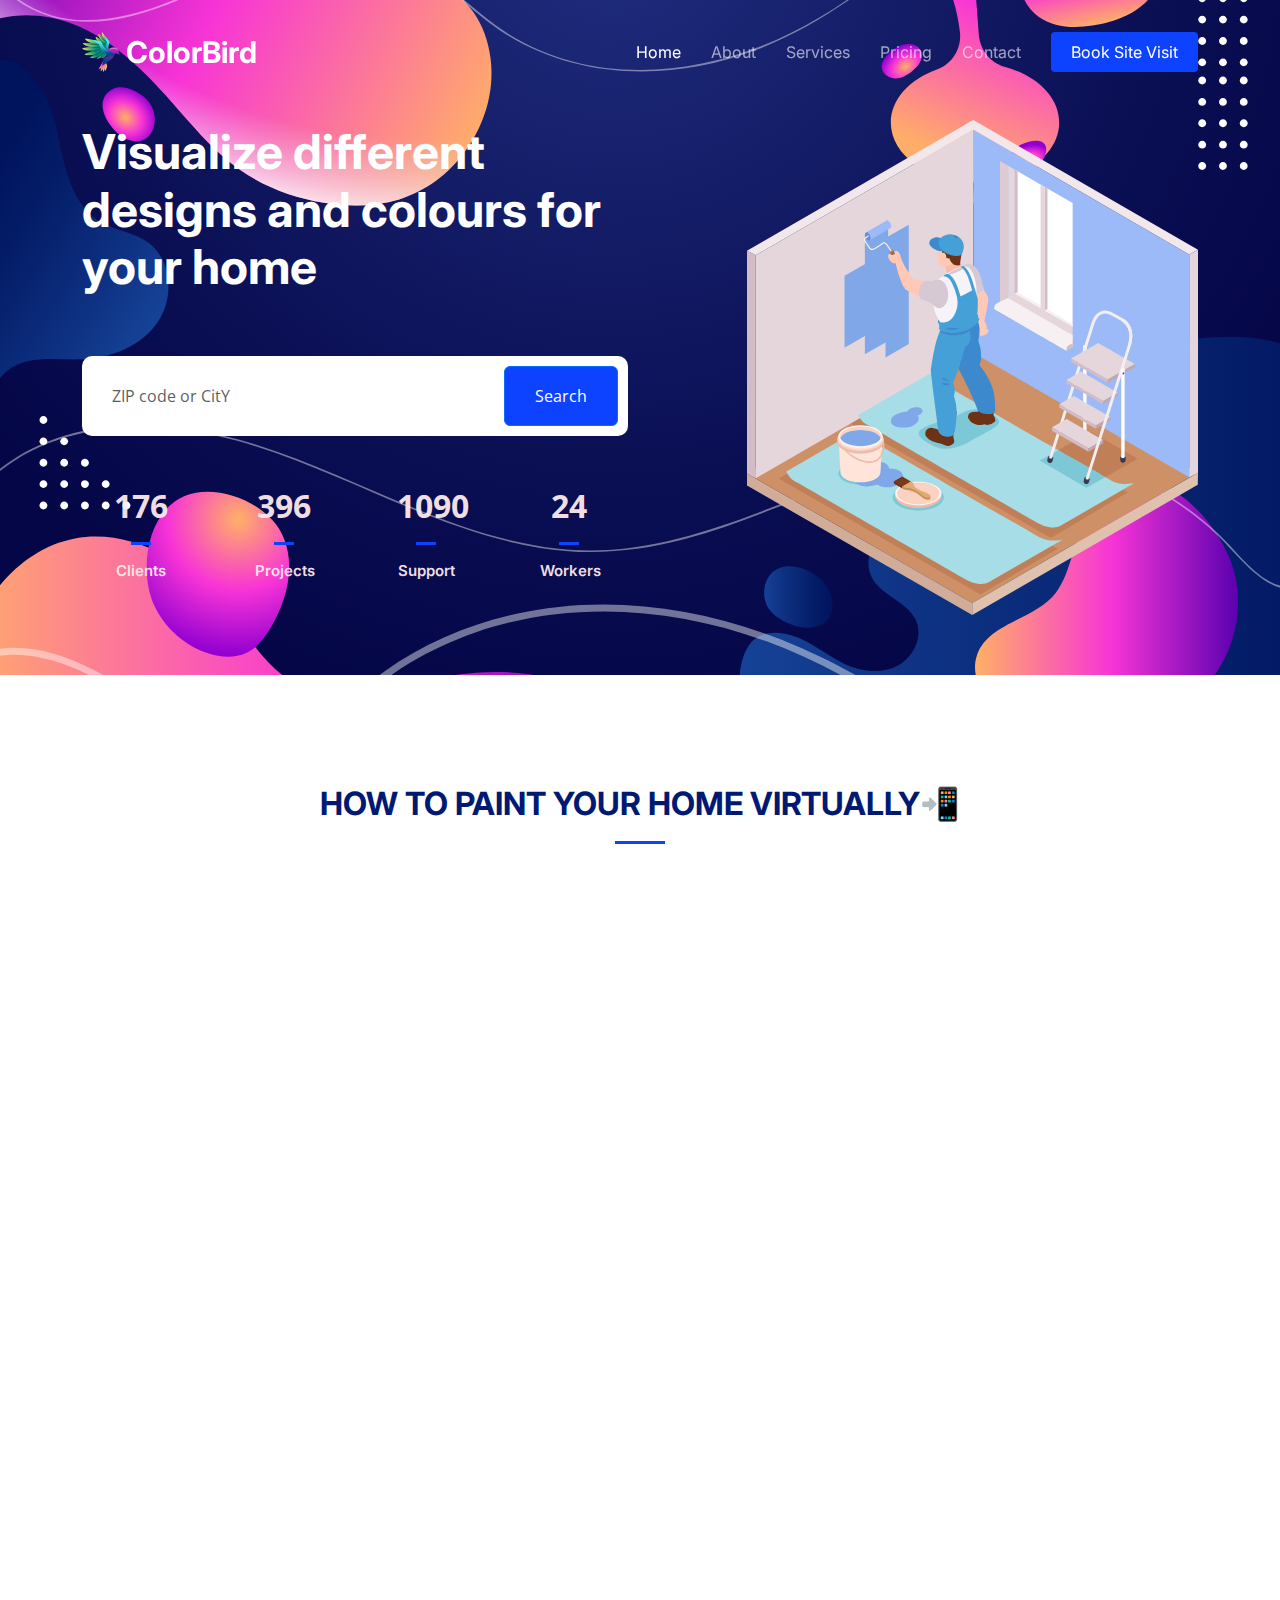
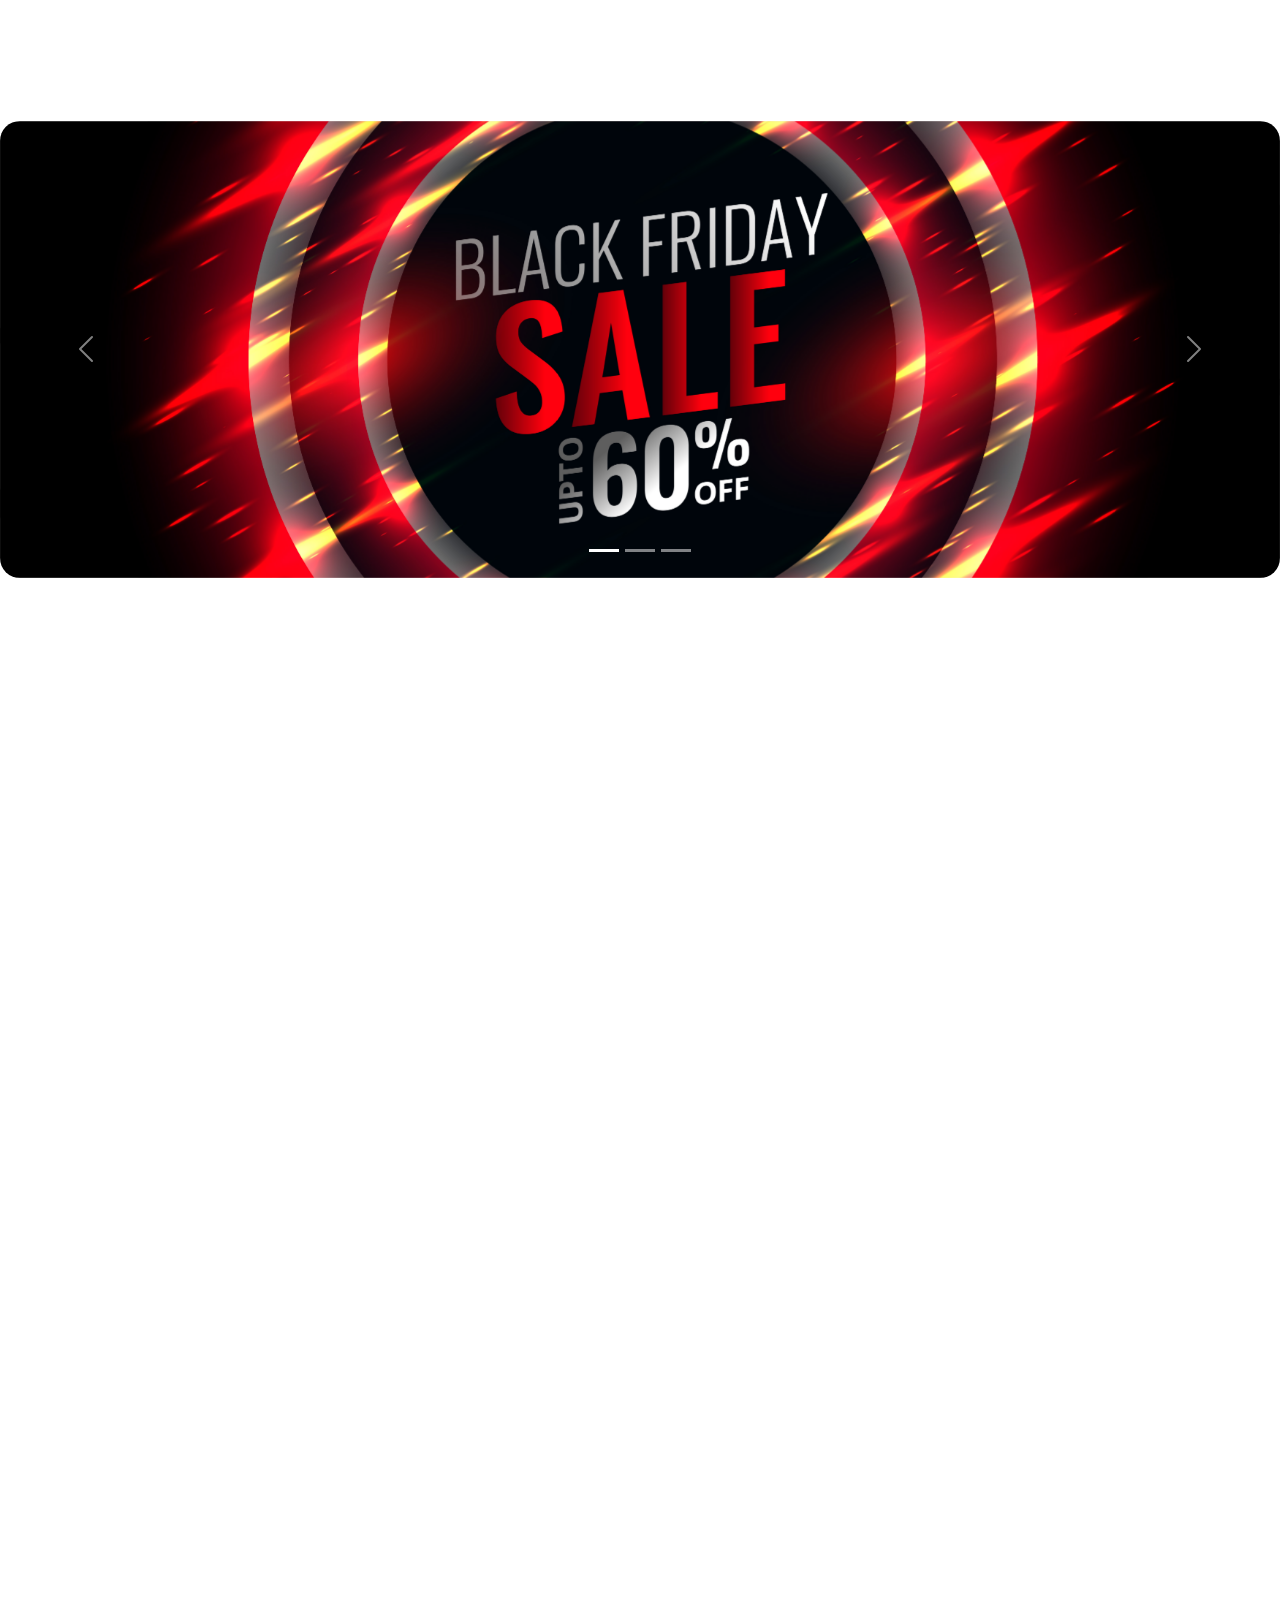
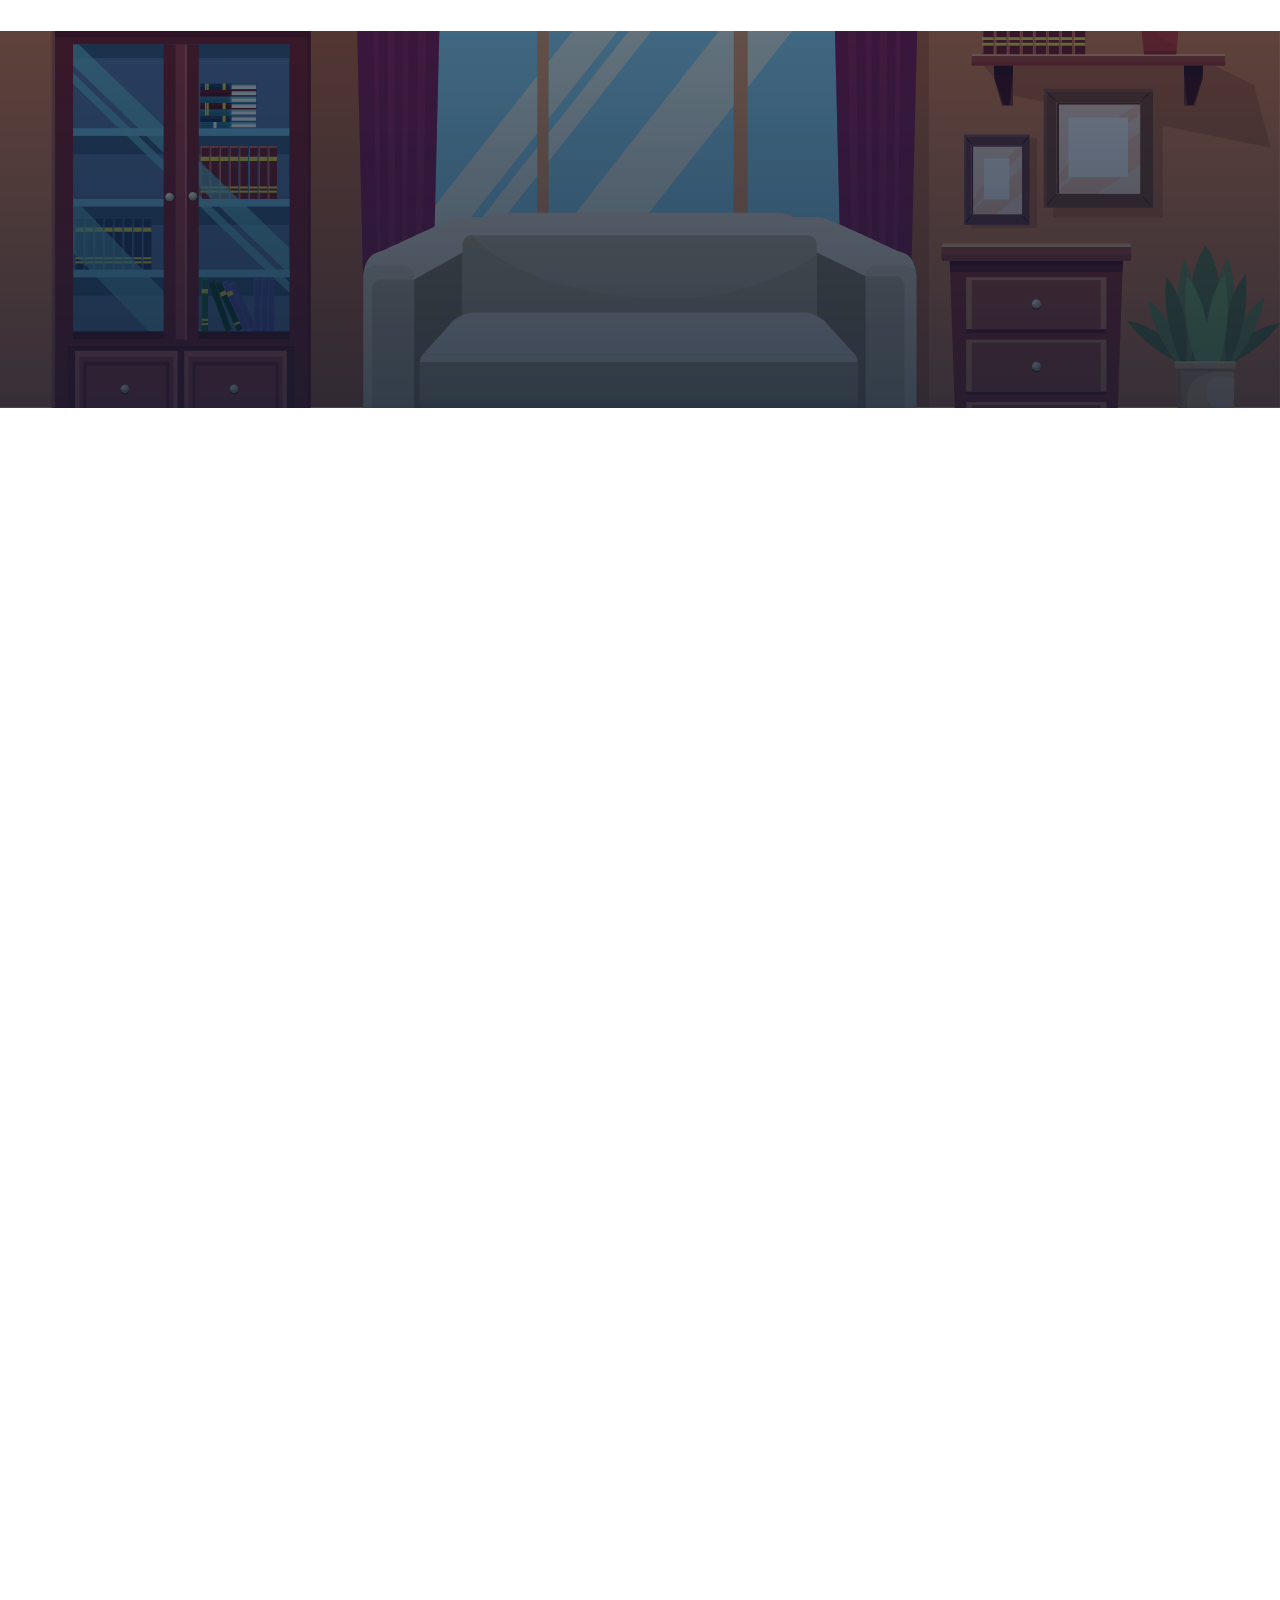
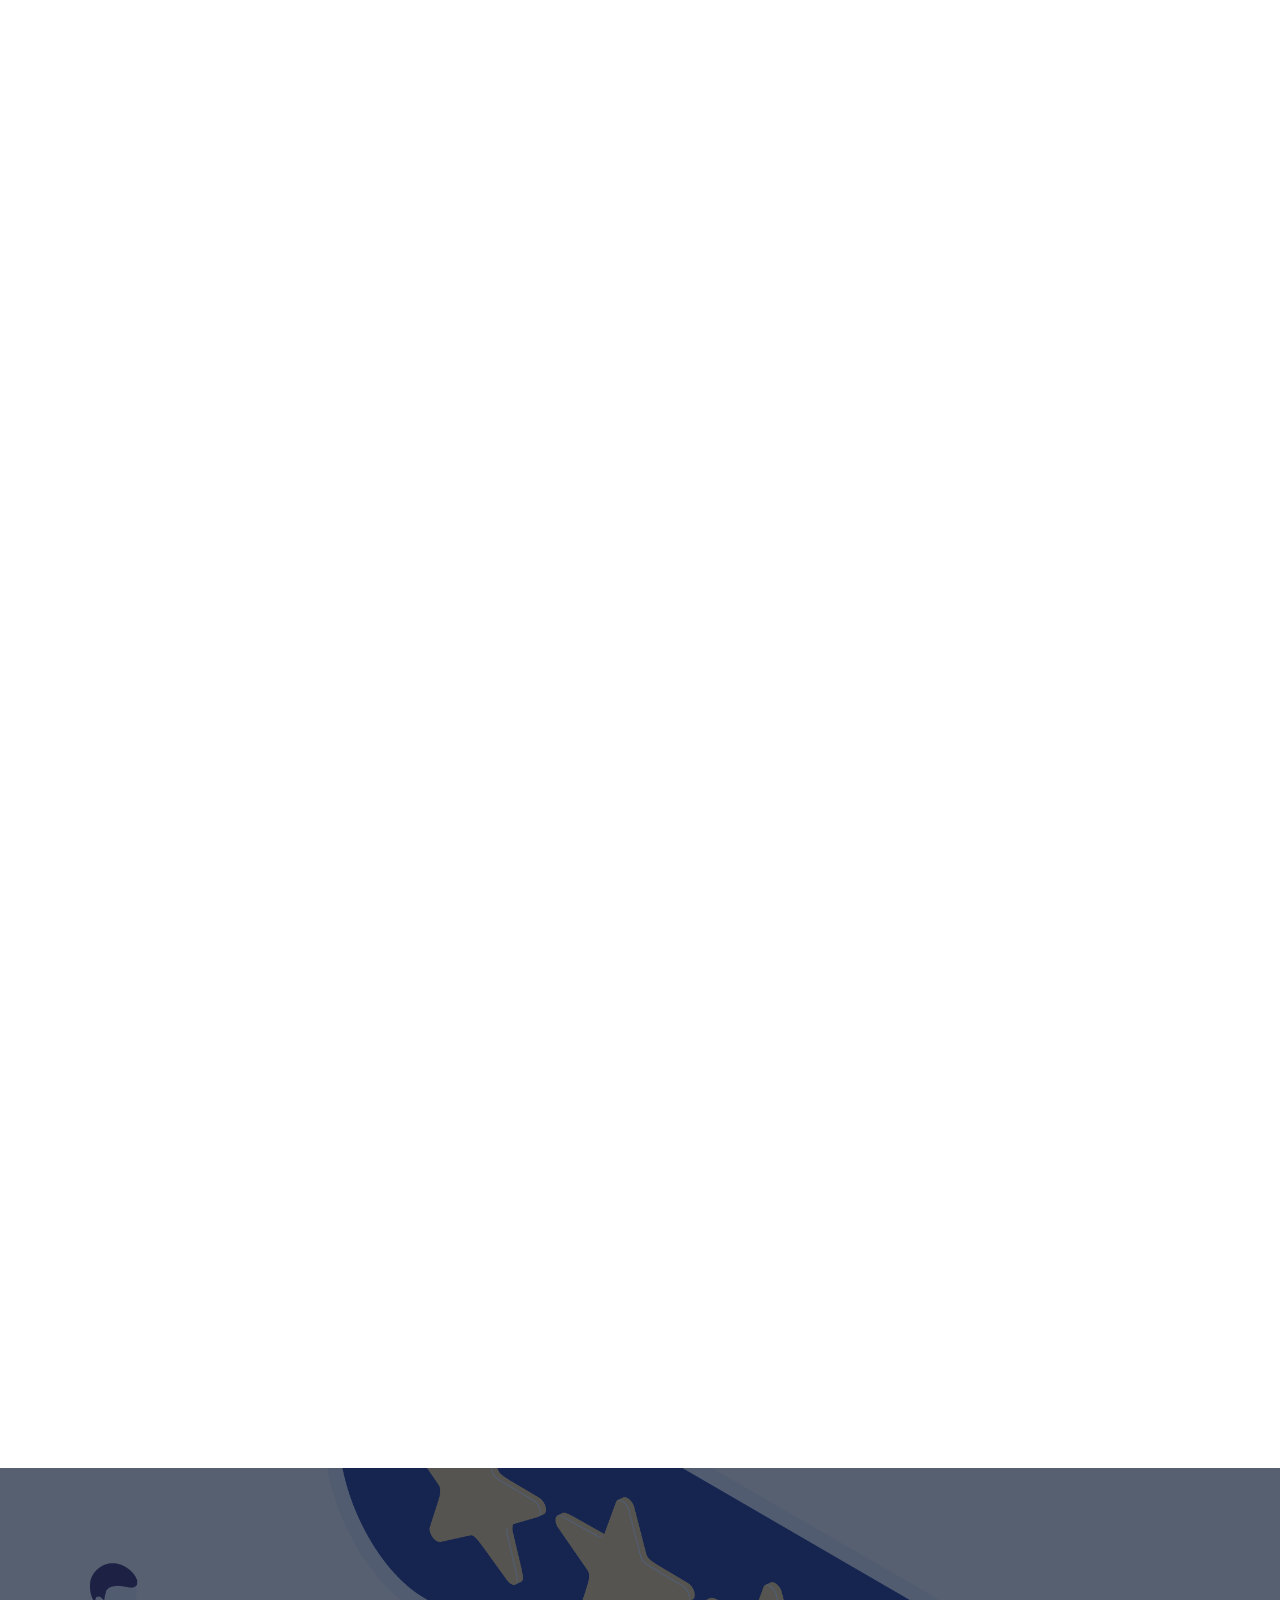
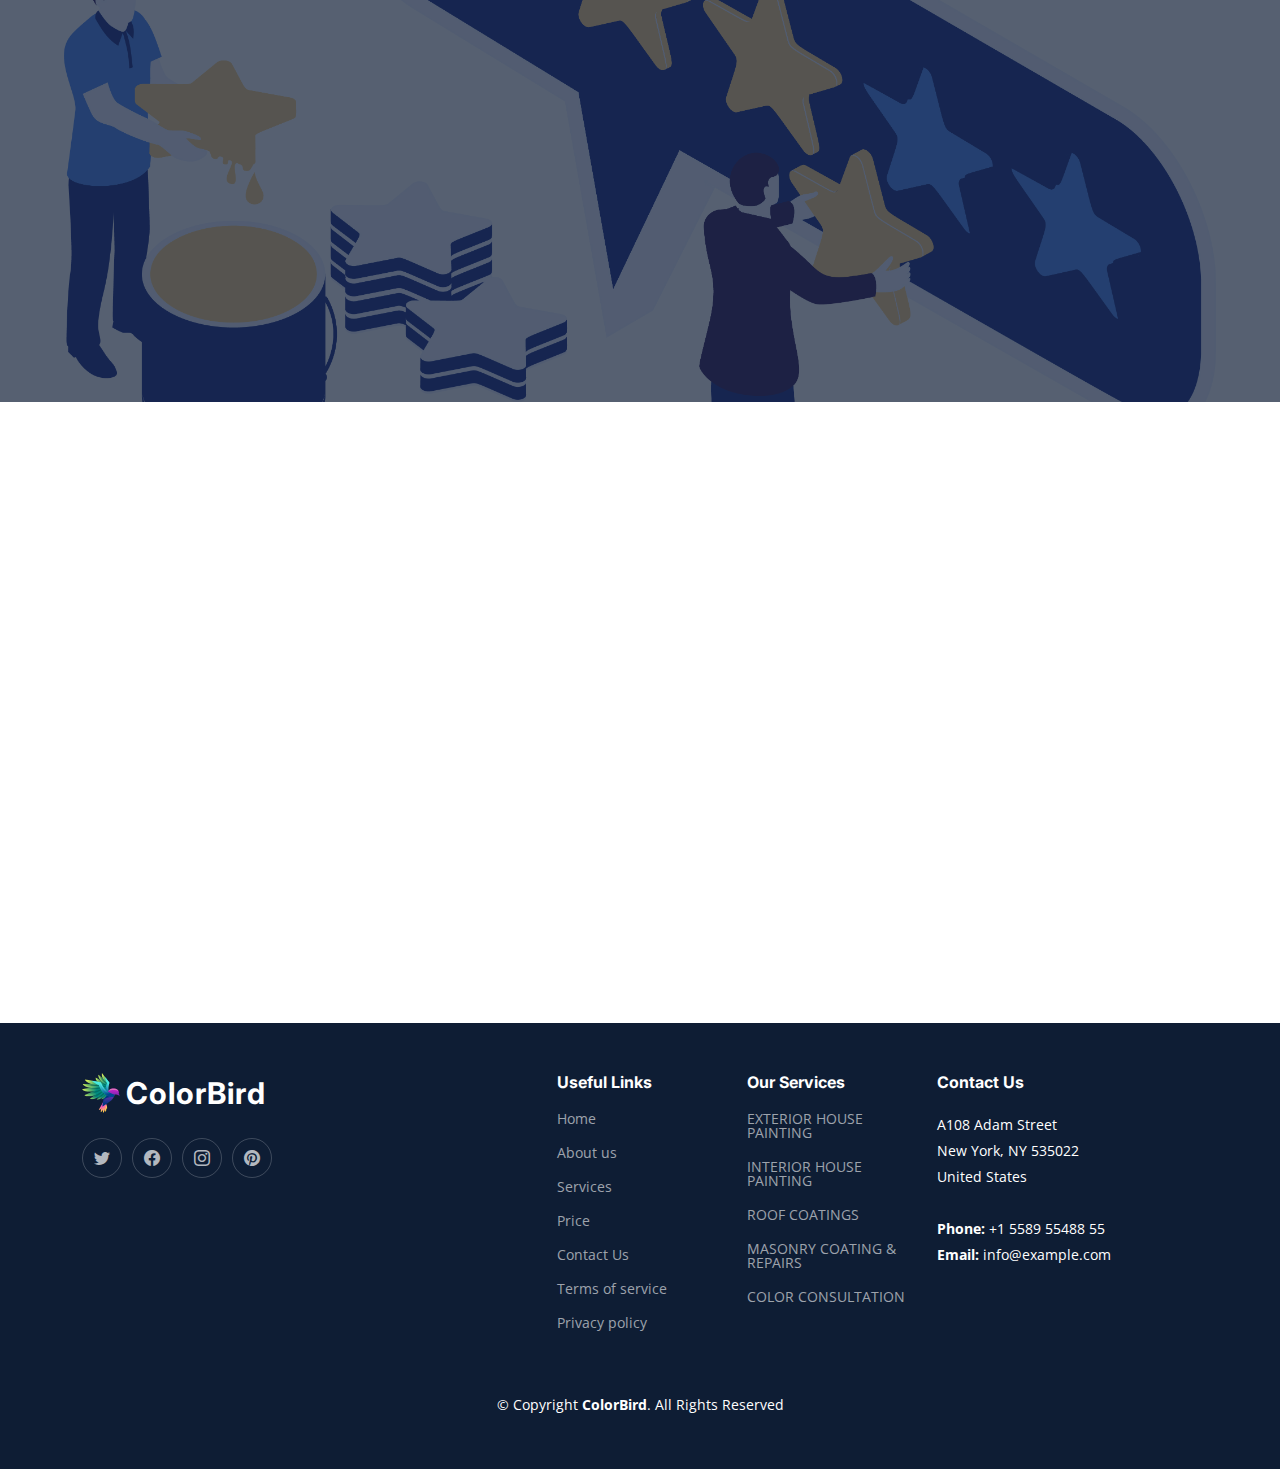
<file: Logis/Logis/index.html>
<!DOCTYPE html>
<html lang="en">

<head>
  <meta charset="utf-8">
  <meta content="width=device-width, initial-scale=1.0" name="viewport">

  <title>ColorBird</title>
  <meta content="" name="description">
  <meta content="" name="keywords">

  <!-- Favicons -->
  <link href="assets/favicon_io (1)/favicon.ico" rel="icon">


  <!-- Google Fonts -->
  <link rel="preconnect" href="https://fonts.googleapis.com">
  <link rel="preconnect" href="https://fonts.gstatic.com" crossorigin>
  <link
    href="https://fonts.googleapis.com/css2?family=Open+Sans:ital,wght@0,300;0,400;0,500;0,600;0,700;1,300;1,400;1,600;1,700&family=Poppins:ital,wght@0,300;0,400;0,500;0,600;0,700;1,300;1,400;1,500;1,600;1,700&family=Inter:ital,wght@0,300;0,400;0,500;0,600;0,700;1,300;1,400;1,500;1,600;1,700&display=swap"
    rel="stylesheet">

  <!-- Vendor CSS Files -->
  <link href="assets/vendor/bootstrap/css/bootstrap.min.css" rel="stylesheet">
  <link href="assets/vendor/bootstrap-icons/bootstrap-icons.css" rel="stylesheet">
  <link href="assets/vendor/fontawesome-free/css/all.min.css" rel="stylesheet">
  <link href="assets/vendor/glightbox/css/glightbox.min.css" rel="stylesheet">
  <link href="assets/vendor/swiper/swiper-bundle.min.css" rel="stylesheet">
  <link href="assets/vendor/aos/aos.css" rel="stylesheet">

  <!-- Template Main CSS File -->
  <link href="assets/css/main.css" rel="stylesheet">


  <!-- =======================================================
  * Template Name: Logis
  * Updated: Aug 30 2023 with Bootstrap v5.3.1
  * Template URL: https://bootstrapmade.com/logis-bootstrap-logistics-website-template/
  * Author: BootstrapMade.com
  * License: https://bootstrapmade.com/license/
  ======================================================== -->
</head>

<body>

  <!-- ======= Header ======= -->
  <header id="header" class="header d-flex align-items-center fixed-top">
    <div class="container-fluid container-xl d-flex align-items-center justify-content-between">

      <a href="index.html" class="logo d-flex align-items-center">
        <!-- Uncomment the line below if you also wish to use an image logo -->
        <!-- <img src="assets/img/logo.png" alt=""> -->
        <img src="assets/img/bird_2 [Converted].svg" alt="">
        <h1>ColorBird</h1>
      </a>

      <i class="mobile-nav-toggle mobile-nav-show bi bi-list"></i>
      <i class="mobile-nav-toggle mobile-nav-hide d-none bi bi-x"></i>
      <nav id="navbar" class="navbar">
        <ul>
          <li><a href="index.html" class="active">Home</a></li>
          <li><a href="about.html">About</a></li>
          <li><a href="services.html">Services</a></li>
          <li><a href="pricing.html">Pricing</a></li>
          <!-- <li class="dropdown"><a href="#"><span>Drop Down</span> <i
                class="bi bi-chevron-down dropdown-indicator"></i></a>
            <ul>
              <li><a href="#">Drop Down 1</a></li>
              <li class="dropdown"><a href="#"><span>Deep Drop Down</span> <i
                    class="bi bi-chevron-down dropdown-indicator"></i></a>
                <ul>
                  <li><a href="#">Deep Drop Down 1</a></li>
                  <li><a href="#">Deep Drop Down 2</a></li>
                  <li><a href="#">Deep Drop Down 3</a></li>
                  <li><a href="#">Deep Drop Down 4</a></li>
                  <li><a href="#">Deep Drop Down 5</a></li>
                </ul>
              </li>
              <li><a href="#">Drop Down 2</a></li>
              <li><a href="#">Drop Down 3</a></li>
              <li><a href="#">Drop Down 4</a></li>
            </ul>
          </li> -->
          <li><a href="contact.html">Contact</a></li>
          <li><a class="get-a-quote" href="get-a-quote.html">Book Site Visit</a></li>
        </ul>
      </nav><!-- .navbar -->

    </div>
  </header><!-- End Header -->
  <!-- End Header -->

  <!-- ======= Hero Section ======= -->
  <section id="hero" class="hero d-flex align-items-center">
    <div class="container">
      <div class="row gy-4 d-flex justify-content-between">
        <div class="col-lg-6 order-2 order-lg-1 d-flex flex-column justify-content-center">
          <h2 data-aos="fade-up">Visualize different designs and colours for your home</h2>
          <p data-aos="fade-up" data-aos-delay="100"></p>

          <form action="#" class="form-search d-flex align-items-stretch mb-3" data-aos="fade-up" data-aos-delay="200">
            <input type="text" class="form-control" placeholder="ZIP code or CitY">
            <button type="submit" class="btn btn-primary">Search</button>
          </form>

          <div class="row gy-4" data-aos="fade-up" data-aos-delay="400">

            <div class="col-lg-3 col-6">
              <div class="stats-item text-center w-100 h-100">
                <span data-purecounter-start="0" data-purecounter-end="232" data-purecounter-duration="1"
                  class="purecounter"></span>
                <p>Clients</p>
              </div>
            </div><!-- End Stats Item -->

            <div class="col-lg-3 col-6">
              <div class="stats-item text-center w-100 h-100">
                <span data-purecounter-start="0" data-purecounter-end="521" data-purecounter-duration="1"
                  class="purecounter"></span>
                <p>Projects</p>
              </div>
            </div><!-- End Stats Item -->

            <div class="col-lg-3 col-6">
              <div class="stats-item text-center w-100 h-100">
                <span data-purecounter-start="0" data-purecounter-end="1453" data-purecounter-duration="1"
                  class="purecounter"></span>
                <p>Support</p>
              </div>
            </div><!-- End Stats Item -->

            <div class="col-lg-3 col-6">
              <div class="stats-item text-center w-100 h-100">
                <span data-purecounter-start="0" data-purecounter-end="32" data-purecounter-duration="1"
                  class="purecounter"></span>
                <p>Workers</p>
              </div>
            </div><!-- End Stats Item -->

          </div>
        </div>

        <div class="col-lg-5 order-1 order-lg-2 hero-img" data-aos="zoom-out">
          <img src="assets/img/paint.svg" class="img-fluid mb-3 mb-lg-0" alt="">
        </div>

      </div>
    </div>
  </section><!-- End Hero Section -->


  <main id="main">

    <!-- ======= Featured Services Section ======= -->

    <section id="featured-services" class="featured-services">
      <div class="section-header">
        <span></span>
        <h2>How to Paint Your Home Virtually📲</h2>

      </div>
      <div class="container">

        <div class="row gy-4">

          <div class="col-lg-4 col-md-6 service-item d-flex" data-aos="fade-up">
            <div class="icon flex-shrink-0"><i class="fa-solid fa-1"></i></div>

            <div>
              <h2 class="title">Step 1</h2>
              <h4 class="title">Select Interior/Exterior</h4>
              <!-- <p class="description">Voluptatum deleniti atque corrupti quos dolores et quas molestias excepturi sint occaecati cupiditate non provident</p> -->
              <a href="" class="readmore stretched-link"><span>Learn More</span><i class="bi bi-arrow-right"></i></a>
            </div>
          </div>
          <!-- End Service Item -->

          <div class="col-lg-4 col-md-6 service-item d-flex" data-aos="fade-up">
            <div class="icon flex-shrink-0"><i class="fa-solid fa-2"></i></div>
            <div>
              <h2 class="title">Step 2</h2>
              <h4 class="title">Select the room of your choice</h4>
              <!-- <p class="description">Voluptatum deleniti atque corrupti quos dolores et quas molestias excepturi sint occaecati cupiditate non provident</p> -->
              <a href="" class="readmore stretched-link"><span>Learn More</span><i class="bi bi-arrow-right"></i></a>
            </div>
          </div><!-- End Service Item -->


          <div class="col-lg-4 col-md-6 service-item d-flex" data-aos="fade-up">
            <div class="icon flex-shrink-0"><i class="fa-solid fa-3"></i></div>
            <div>
              <h2 class="title">Step 3</h2>
              <h4 class="title">Visualize Wall And Tile Colour</h4>
              <!-- <p class="description">Voluptatum deleniti atque corrupti quos dolores et quas molestias excepturi sint occaecati cupiditate non provident</p> -->
              <a href="" class="readmore stretched-link"><span>Learn More</span><i class="bi bi-arrow-right"></i></a>
            </div>
          </div><!-- End Service Item -->

        </div>

      </div>
    </section><!-- End Featured Services Section -->

    <!-- ======= About Us Section ======= -->
    <section id="about" class="about pt-0">
      <div class="container" data-aos="fade-up">

        <div class="row gy-4">
          <div class="col-lg-6 position-relative align-self-start order-lg-last order-first">
            <img src="assets/img/videobanner.jpg" class="img-fluid" alt="">
            <a href="https://youtu.be/W4CzFda1ECs" class="glightbox play-btn"></a>

          </div>
          <div class="col-lg-6 content order-last  order-lg-first">
            <h3>Why Choose Us</h3>
            <p>
              Find out what makes ColorBird® different. Our Certainty Service System® ensures your painting project will
              be handled properly and your home or business will be treated with the care it deserves.
            </p>
            <ul>
              <li data-aos="fade-up" data-aos-delay="100">
                <i class="bi bi-paint-bucket"></i>
                <div>
                  <h5>We Paint Lives
                    Not Houses</h5>
                  <p>Our processes, plans and execution are centered on you and your complete satisfaction with our
                    work.</p>
                </div>
              </li>
              <li data-aos="fade-up" data-aos-delay="200">
                <i class="bi bi-house-check-fill"></i>
                <div>
                  <h5>We Respect
                    Your Property</h5>
                  <p>We will treat your property with respect because we think of it as our very own.</p>
                </div>
              </li>
              <li data-aos="fade-up" data-aos-delay="300">
                <i class="bi bi-clock-history"></i>
                <div>
                  <h5>We Arrive
                    On Time</h5>
                  <p>Our processes, plans and execution are centered on you and your complete satisfaction with our
                    work.</p>
                </div>
              </li>
            </ul>
          </div>
        </div>

      </div>
    </section><!-- End About Us Section -->

    <!-- slider start -->
    <section>
      <div class="row gy-4">

        <div id="carouselExampleIndicators" class="carousel slide" data-bs-ride="true">
          <div class="carousel-indicators">
            <button type="button" data-bs-target="#carouselExampleIndicators" data-bs-slide-to="0" class="active"
              aria-current="true" aria-label="Slide 1"></button>
            <button type="button" data-bs-target="#carouselExampleIndicators" data-bs-slide-to="1"
              aria-label="Slide 2"></button>
            <button type="button" data-bs-target="#carouselExampleIndicators" data-bs-slide-to="2"
              aria-label="Slide 3"></button>
          </div>
          <div class="carousel-inner" style="border-radius: 20px;">
            <div class="carousel-item active">
              <img src="assets/img/slider1.jpg" class="d-block w-100" alt="...">
            </div>
            <div class="carousel-item">
              <img src="assets/img/slider2.jpg" class="d-block w-100" alt="...">
            </div>
            <div class="carousel-item">
              <img src="assets/img/slider3.jpg" class="d-block w-100" alt="...">
            </div>
          </div>
          <button class="carousel-control-prev" type="button" data-bs-target="#carouselExampleIndicators"
            data-bs-slide="prev">
            <span class="carousel-control-prev-icon" aria-hidden="true"></span>
            <span class="visually-hidden">Previous</span>
          </button>
          <button class="carousel-control-next" type="button" data-bs-target="#carouselExampleIndicators"
            data-bs-slide="next">
            <span class="carousel-control-next-icon" aria-hidden="true"></span>
            <span class="visually-hidden">Next</span>
          </button>
        </div>
      </div>
    </section>
    <!-- slider end -->

    <!-- video -->


    <!-- ======= Services Section ======= -->
    <section id="service" class="services pt-0">
      <div class="container" data-aos="fade-up">

        <div class="section-header">
          <span>Our Services</span>
          <h2>Our Services</h2>

        </div>

        <div class="row gy-4">

          <div class="col-lg-4 col-md-6" data-aos="fade-up" data-aos-delay="100">
            <div class="card">
              <div class="card-img">
                <img src="assets/img/Service/ex.jpg" alt="" class="img-fluid" style="height: 159px; ;width: 100%;">
              </div>
              <h3><a href="exterior.html" class="stretched-link">Exterior House Painting
                </a></h3>
              <p>ColorBird® offers professional exterior house painting services. We can help with all types of exterior
                home surfaces including wood, siding, stucco and more.</p>
            </div>
          </div><!-- End Card Item -->
          <div class="col-lg-4 col-md-6" data-aos="fade-up" data-aos-delay="300">
            <div class="card">
              <div class="card-img">
                <img src="assets/img/Service/in.jpg" alt="" class="img-fluid " style="height: 159px; width: 100%;">
              </div>
              <h3><a href="interior.html" class="stretched-link">Interior House Painting</a></h3>
              <p>ColorBird® provides a range of custom interior painting services, allowing for a smooth, seamless
                experience and exceptional results in every home.</p>
            </div>
          </div><!-- End Card Item -->

          <div class="col-lg-4 col-md-6" data-aos="fade-up" data-aos-delay="200">
            <div class="card">
              <div class="card-img">
                <img src="assets/img/Service/roof-coatings.jpg" alt="" class="img-fluid"
                  style="height: 159px; width: 100%;">
              </div>
              <h3><a href="roof.html" class="stretched-link">ROOF COATINGS</a></h3>
              <p>Roof coating systems properly applied on commercial building roofs, pipes, and other rooftop equipment
                can both seal and waterproof your roof.

              </p>
            </div>
          </div><!-- End Card Items -->


          <div class="col-lg-4 col-md-6" data-aos="fade-up" data-aos-delay="400">
            <div class="card">
              <div class="card-img">
                <img style="height: 159px; width: 100%;" src="assets/img/Service/Waterproof.jpg" alt=""
                  class="img-fluid">
              </div>
              <h3><a href="waterproof.html" class="stretched-link">WATERPROOF
                  COATINGS</a></h3>
              <p>Let our experienced professionals protect your surfaces from the weather by applying waterproofing
                sealants and coatings.</p>
            </div>
          </div><!-- End Card Item -->

          <div class="col-lg-4 col-md-6" data-aos="fade-up" data-aos-delay="500">
            <div class="card">
              <div class="card-img">
                <img src="assets/img/Service/wall.jpg" alt="" class="img-fluid" style="height: 159px; width: 100%;">
              </div>
              <h3><a href="masonry.html" class="stretched-link">MASONRY COATING & REPAIRS</a></h3>
              <p>Many commercial masonry exteriors are able to preserve their attractive appearance and protect the
                stonework, terra cotta or adobe from eroding when also coated with a protective sealer.</p>
            </div>
          </div><!-- End Card Item -->

          <div class="col-lg-4 col-md-6" data-aos="fade-up" data-aos-delay="600">
            <div class="card">
              <div class="card-img">
                <img src="assets/img/Service/color.jpg" alt="" class="img-fluid" style="height: 159px; width: 100%;">
              </div>
              <h3><a href="color.html" class="stretched-link">Color Consultation</a></h3>
              <p>Not sure which shade to choose? Struggling to differentiate matte, satin and gloss? We will help you
                navigate the sea of options to find a color that matches your home&apos;s interior aesthetic and stands
                up to your family&apos;s daily routine.</p>
            </div>
          </div><!-- End Card Item -->

        </div>

      </div>
    </section><!-- End Services Section -->

    <!-- ======= Call To Action Section ======= -->
    <section id="call-to-action" class="call-to-action">
      <div class="container" data-aos="zoom-out">

        <div class="row justify-content-center">
          <div class="col-lg-8 text-center">
            <h3>Call To Action</h3>
            <p> At ColorBird®, our trained professional painters will transform your commercial property into something
              you will be proud of.</p>
            <a class="cta-btn" href="#">Call To Action</a>
          </div>
        </div>

      </div>
    </section><!-- End Call To Action Section -->

    <!-- ======= Features Section ======= -->
    <section id="features" class="features">
      <div class="container">

        <div class="row gy-4 align-items-center features-item" data-aos="fade-up">

          <div class="col-md-5">
            <img src="assets/img/feature/wallpaper.jpg" class="img-fluid" alt="">
          </div>
          <div class="col-md-7">
            <h3>Wallpapers for all your spaces at home</h3>
            <p class="fst-italic">
              Versatile and Asthetically pleasing wall covering that enhances interior spaces through a wide range of
              designs, textures, and colors while offering practicality and personalization.
            </p>
            <ul>
              <li><i class="bi bi-check"></i> It offers an extensive array of designs, patterns, colors, and textures,
                catering to diverse interior design preferences.</li>
              <li><i class="bi bi-check"></i> It adds tactile dimension to walls.</li>
              <li><i class="bi bi-check"></i> Eco-friendly and Sustainable wallpaper materials are used.</li>
            </ul>
          </div>
        </div><!-- Features Item -->

        <div class="row gy-4 align-items-center features-item" data-aos="fade-up">
          <div class="col-md-5 order-1 order-md-2">
            <img src="assets/img/color-catalogue.jpg" class="img-fluid" alt="">
          </div>
          <div class="col-md-7 order-2 order-md-1">
            <h3>See 2000+ colours
              for wall inspirations</h3>
            <p class="fst-italic">
              Discover colours for your walls
              that suit your personality!
            </p>
            <p>
              We bring the world of colour to your fingertips. With a compilation of 2200 shades created by Indian &
              International Colour Associate, choose from our exclusive paint catalogue & wall paint colours offered
            </p>
          </div>
        </div><!-- Features Item -->

        <div class="row gy-4 align-items-center features-item" data-aos="fade-up">
          <div class="col-md-5">
            <img src="assets/img/feature/texture.jpg" class="img-fluid" alt="">
          </div>
          <div class="col-md-7">
            <h3>Discover Multiple textures for your House</h3>
            <p>Our wall texture paints open doors to unique and eye-catching interior texture designs for wall painting
              that make a lasting impression. With stone, marble, and metal finishes, the possibilities for your wall
              design are endless.</p>
            <ul>
              <li><i class="bi bi-check"></i> Add a touch of character and charm to any interior.</li>
              <li><i class="bi bi-check"></i> Adding depth and visual interest to a space.</li>
              <li><i class="bi bi-check"></i> Create a more comfortable and inviting environment.</li>
            </ul>
          </div>
        </div><!-- Features Item -->

        <div class="row gy-4 align-items-center features-item" data-aos="fade-up">
          <div class="col-md-5 order-1 order-md-2">
            <img src="assets/img/feature/interiordesign.jpg" class="img-fluid" alt="">
          </div>
          <div class="col-md-7 order-2 order-md-1">
            <h3>ColorBird Interior Design Service</h3>
            <p class="fst-italic">
              Our ColorBird Interior Design services panel of experienced interior designers help you visualise and
              execute your vision. Just like you, your home interior designs should be best
            </p>
            <p>
              Ultimate destination for top-notch interior design services. Our panel of experienced interior designers
              specializes in crafting stunning and functional spaces for bedrooms, bathrooms, kitchens, and living
              rooms. We believe that your home's interior design should be a true reflection of your personality and
              style. With our personalized service, you can expect tailor-made designs that suit your preferences. From
              conceptualization to execution, we provide end-to-end services, ensuring a seamless experience for you.
          </div>
        </div><!-- Features Item -->

      </div>
    </section><!-- End Features Section -->

    <!-- ======= Pricing Section ======= -->
    <section id="pricing" class="pricing pt-0">
      <div class="container" data-aos="fade-up">

        <div class="section-header">
          <span>Pricing</span>
          <h2>Pricing</h2>

        </div>

        <div class="row gy-4">

          <div class="col-lg-4" data-aos="fade-up" data-aos-delay="100">
            <div class="pricing-item">
              <h3>Gold Plan</h3>
              <h4><sup>$</sup>50<span> / month</span></h4>
              <ul>
                <li><i class="bi bi-check"></i> Supervision</li>
                <li><i class="bi bi-check"></i> Basic Safety & Hygiene Protocol</li>
                <li><i class="bi bi-check"></i> Color Consultation</li>
                <li class="na"><i class="bi bi-x"></i> <span>Mechanised Tools</span></li>
                <li class="na"><i class="bi bi-x"></i> <span>Paints Covering & Masking
                  </span></li>
              </ul>
              <a href="#" class="buy-btn">Buy Now</a>
            </div>
          </div><!-- End Pricing Item -->

          <div class="col-lg-4" data-aos="fade-up" data-aos-delay="200">
            <div class="pricing-item featured">
              <h3>Platinum Plan</h3>
              <h4><sup>$</sup>150<span> / month</span></h4>
              <ul>
                <li><i class="bi bi-check"></i> Supervision</li>
                <li><i class="bi bi-check"></i> Basic Safety & Hygiene Protocol</li>
                <li><i class="bi bi-check"></i> Color Consultation</li>
                <li><i class="bi bi-check"></i> Mechanised Tools</li>
                <li><i class="bi bi-check"></i> Paints Covering & Masking</li>
                <li><i class="bi bi-check"></i> 1 Year Service + Applicable Products Warranty</li>
                <li><i class="bi bi-check"></i> Post Painting Professional Cleaning</li>
              </ul>
              <a href="#" class="buy-btn">Buy Now</a>
            </div>
          </div><!-- End Pricing Item -->

          <div class="col-lg-4" data-aos="fade-up" data-aos-delay="300">
            <div class="pricing-item">
              <h3>Diamond Plan</h3>
              <h4><sup>$</sup>100<span> / month</span></h4>
              <ul>
                <li><i class="bi bi-check"></i> Supervision</li>
                <li><i class="bi bi-check"></i> Basic Safety & Hygiene Protocol</li>
                <li><i class="bi bi-check"></i> Color Consultation</li>
                <li><i class="bi bi-check"></i> Mechanised Tools</li>
                <li><i class="bi bi-check"></i> Paints Covering & Masking</li>
              </ul>
              <a href="#" class="buy-btn">Buy Now</a>
            </div>
          </div><!-- End Pricing Item -->

        </div>

      </div>
    </section><!-- End Pricing Section -->

    <!-- ======= Testimonials Section ======= -->
    <section id="testimonials" class="testimonials">
      <div class="container">

        <div class="slides-1 swiper" data-aos="fade-up">
          <div class="swiper-wrapper">

            <div class="swiper-slide">
              <div class="testimonial-item">
                <img src="assets/img/testimonials/review (2).jpg" class="testimonial-img" alt="">
                <h3>Sunil Kumar</h3>
                <h4>Banglore</h4>
                <div class="stars">
                  <i class="bi bi-star-fill"></i><i class="bi bi-star-fill"></i><i class="bi bi-star-fill"></i><i
                    class="bi bi-star-fill"></i><i class="bi bi-star-fill"></i>
                </div>
                <p>
                  <i class="bi bi-quote quote-icon-left"></i>
                  Very professional- on schedule, clean job site, very nice people, very patient and gave good
                  suggestions when choosing colors. Highly recommend! My heartful thanks to ColorBird team and special
                  thanks to The Painting team. the experience was amazing. I definitely suggest Colorbird.
                  <i class="bi bi-quote quote-icon-right"></i>
                </p>
              </div>
            </div><!-- End testimonial item -->

            <div class="swiper-slide">
              <div class="testimonial-item">
                <img src="assets/img/testimonials/review (5).jpg" class="testimonial-img" alt="">
                <h3>Kavita Jiaswal</h3>
                <h4>Mumbai</h4>
                <div class="stars">
                  <i class="bi bi-star-fill"></i><i class="bi bi-star-fill"></i><i class="bi bi-star-fill"></i><i
                    class="bi bi-star-fill"></i><i class="bi bi-star-fill"></i>
                </div>
                <p>
                  <i class="bi bi-quote quote-icon-left"></i>
                  Completed the work well with in time. Color advice suitable to Dining, Bedroom and Guest room all were
                  excellent. As agreed Asian top quality paint only used. All the Painters and persons who attended
                  wallpapers fixing were very polite and professional in approach. I am fully satisfied with design,
                  quality of work and timely completion. It was a nice experience. The price charged is found to be very
                  reasonable.
                  <i class="bi bi-quote quote-icon-right"></i>
                </p>
              </div>
            </div><!-- End testimonial item -->

            <div class="swiper-slide">
              <div class="testimonial-item">
                <img src="assets/img/testimonials/review (1).jpg" class="testimonial-img" alt="">
                <h3>Arun Kohli</h3>
                <h4>Delhi</h4>
                <div class="stars">
                  <i class="bi bi-star-fill"></i><i class="bi bi-star-fill"></i><i class="bi bi-star-fill"></i><i
                    class="bi bi-star-fill"></i><i class="bi bi-star-fill"></i>
                </div>
                <p>
                  <i class="bi bi-quote quote-icon-left"></i>
                  ColorBird did a great job from giving the quote to getting the job done. Special thanks to Supervisor
                  and the painters who took personal interest to ensure customer satisfaction. Overall a great
                  experience. Thanks
                  <i class="bi bi-quote quote-icon-right"></i>
                </p>
              </div>
            </div><!-- End testimonial item -->

            <div class="swiper-slide">
              <div class="testimonial-item">
                <img src="assets/img/testimonials/review (3).jpg" class="testimonial-img" alt="">
                <h3>Rakesh Singh</h3>
                <h4>Jaipur</h4>
                <div class="stars">
                  <i class="bi bi-star-fill"></i><i class="bi bi-star-fill"></i><i class="bi bi-star-fill"></i><i
                    class="bi bi-star-fill"></i><i class="bi bi-star-fill"></i>
                </div>
                <p>
                  <i class="bi bi-quote quote-icon-left"></i>
                  In working with ColorBird, they have always been on time, they have been clean, neat, never left any
                  mess afterwards and finished exactly when they said they would.
                  <i class="bi bi-quote quote-icon-right"></i>
                </p>
              </div>
            </div><!-- End testimonial item -->

            <div class="swiper-slide">
              <div class="testimonial-item">
                <img src="assets/img/testimonials/review (4).jpg" class="testimonial-img" alt="">
                <h3>Sanjay Shinde</h3>
                <h4>Pune</h4>
                <div class="stars">
                  <i class="bi bi-star-fill"></i><i class="bi bi-star-fill"></i><i class="bi bi-star-fill"></i><i
                    class="bi bi-star-fill"></i><i class="bi bi-star-fill"></i>
                </div>
                <p>
                  <i class="bi bi-quote quote-icon-left"></i>
                  I expected excellent workmanship, devotion to the job at hand, and that the people who would be here
                  would not work to the clock but to the point that the project would be completed for the day.
                  ColorBird met all my expectations and more.
                  <i class="bi bi-quote quote-icon-right"></i>
                </p>
              </div>
            </div><!-- End testimonial item -->

          </div>
          <div class="swiper-pagination"></div>
        </div>

      </div>
    </section><!-- End Testimonials Section -->

    <!-- ======= Frequently Asked Questions Section ======= -->
    <section id="faq" class="faq">
      <div class="container" data-aos="fade-up">

        <div class="section-header">
          <span>Frequently Asked Questions</span>
          <h2>Frequently Asked Questions</h2>

        </div>

        <div class="row justify-content-center" data-aos="fade-up" data-aos-delay="200">
          <div class="col-lg-10">

            <div class="accordion accordion-flush" id="faqlist">

              <div class="accordion-item">
                <h3 class="accordion-header">
                  <button class="accordion-button collapsed" type="button" data-bs-toggle="collapse"
                    data-bs-target="#faq-content-1">
                    <i class="bi bi-question-circle question-icon"></i>
                    Who will paint my house?
                  </button>
                </h3>
                <div id="faq-content-1" class="accordion-collapse collapse" data-bs-parent="#faqlist">
                  <div class="accordion-body">
                    We have a panel of contractors, and painters who are trained by us with respect to our product
                    range. Our painters are trained to ensure that the correct application procedures are followed. They
                    are also trained in textured and specialty paint finishes.
                  </div>
                </div>
              </div><!-- # Faq item-->

              <div class="accordion-item">
                <h3 class="accordion-header">
                  <button class="accordion-button collapsed" type="button" data-bs-toggle="collapse"
                    data-bs-target="#faq-content-2">
                    <i class="bi bi-question-circle question-icon"></i>
                    What are the tools used during painting and how will they benefit me?
                  </button>
                </h3>
                <div id="faq-content-2" class="accordion-collapse collapse" data-bs-parent="#faqlist">
                  <div class="accordion-body">
                    Our Associates will be using tools for superior finish such as mechanized painting tools, scientific
                    site evaluation through moisturemeters, accurate measurement through laser based digital
                    distancemeters, covering and masking of furniture through masking films, express and superior
                    sanding through electric sanders, dust extraction through vacuum cleaners, faster and superior
                    painting through Telescopic roller. The Associate will share the details, when he visits the site.
                  </div>
                </div>
              </div><!-- # Faq item-->

              <div class="accordion-item">
                <h3 class="accordion-header">
                  <button class="accordion-button collapsed" type="button" data-bs-toggle="collapse"
                    data-bs-target="#faq-content-3">
                    <i class="bi bi-question-circle question-icon"></i>
                    How much area does the product cover?
                  </button>
                </h3>
                <div id="faq-content-3" class="accordion-collapse collapse" data-bs-parent="#faqlist">
                  <div class="accordion-body">
                    The product covers 5 - 6 square feet per kilogram for 2 coats.
                  </div>
                </div>
              </div><!-- # Faq item-->

              <div class="accordion-item">
                <h3 class="accordion-header">
                  <button class="accordion-button collapsed" type="button" data-bs-toggle="collapse"
                    data-bs-target="#faq-content-4">
                    <i class="bi bi-question-circle question-icon"></i>
                    Can we use a thinner to dilute the paint?
                  </button>
                </h3>
                <div id="faq-content-4" class="accordion-collapse collapse" data-bs-parent="#faqlist">
                  <div class="accordion-body">
                    <i class="bi bi-question-circle question-icon"></i>
                    We do not recommend using a thinner since no dilution is required in the paint.
                  </div>
                </div><!-- # Faq item-->

                <div class="accordion-item">
                  <h3 class="accordion-header">
                    <button class="accordion-button collapsed" type="button" data-bs-toggle="collapse"
                      data-bs-target="#faq-content-5">
                      <i class="bi bi-question-circle question-icon"></i>
                      How do I pick paint colours for my home interiors?
                    </button>
                  </h3>
                  <div id="faq-content-5" class="accordion-collapse collapse" data-bs-parent="#faqlist">
                    <div class="accordion-body">
                      We offers colour combination books which help in selecting colours for home based on spaces & type
                      of interior. One can also visit the nearest experience store in their city to meet a colour expert
                      who can give customized solutions.

                      Visit the colour catalogue for a digital visualization of colours in interiors
                    </div>
                  </div>
                </div><!-- # Faq item-->

              </div>

            </div>
          </div>

        </div>
    </section><!-- End Frequently Asked Questions Section -->

  </main><!-- End #main -->

  <!-- ======= Footer ======= -->
  <footer id="footer" class="footer">

    <div class="container">
      <div class="row gy-4">
        <div class="col-lg-5 col-md-12 footer-info">
          <a href="index.html" class="logo d-flex align-items-center">
            <img src="assets/img/bird_2 [Converted].svg" alt="">
            <span>ColorBird</span>
          </a>
          <p></p>
          <div class="social-links d-flex mt-4">
            <a href="https://twitter.com/asianpaints" class="twitter"><i class="bi bi-twitter"></i></a>
            <a href="https://www.facebook.com/asianpaints" class="facebook"><i class="bi bi-facebook"></i></a>
            <a href="https://www.instagram.com/asianpaints/" class="instagram"><i class="bi bi-instagram"></i></a>
            <a href="https://in.pinterest.com/asianpaints/" class="linkedin"><i class="bi bi-pinterest"></i></a>
          </div>
        </div>

        <div class="col-lg-2 col-6 footer-links">
          <h4>Useful Links</h4>
          <ul>
            <li><a href="#">Home</a></li>
            <li><a href="about.html">About us</a></li>
            <li><a href="services.html">Services</a></li>
            <li><a href="pricing.html">Price</a></li>
            <li><a href="contact.html">Contact Us</a></li>
            <li><a href="#">Terms of service</a></li>
            <li><a href="#">Privacy policy</a></li>
          </ul>
        </div>

        <div class="col-lg-2 col-6 footer-links">
          <h4>Our Services</h4>
          <ul>
            <li><a href="#">EXTERIOR HOUSE PAINTING
              </a></li>
            <li><a href="#">INTERIOR HOUSE PAINTING
              </a></li>
            <li><a href="#">ROOF COATINGS</a></li>
            <li><a href="#">MASONRY COATING & REPAIRS</a></li>
            <li><a href="#">COLOR CONSULTATION</a></li>
          </ul>
        </div>

        <div class="col-lg-3 col-md-12 footer-contact text-center text-md-start">
          <h4>Contact Us</h4>
          <p>
            A108 Adam Street <br>
            New York, NY 535022<br>
            United States <br><br>
            <strong>Phone:</strong> +1 5589 55488 55<br>
            <strong>Email:</strong> info@example.com<br>
          </p>

        </div>

      </div>
    </div>

    <div class="container mt-4">
      <div class="copyright">
        &copy; Copyright <strong><span>ColorBird</span></strong>. All Rights Reserved
      </div>
      <div class="credits">
        <!-- All the links in the footer should remain intact. -->
        <!-- You can delete the links only if you purchased the pro version. -->
        <!-- Licensing information: https://bootstrapmade.com/license/ -->
        <!-- Purchase the pro version with working PHP/AJAX contact form: https://bootstrapmade.com/logis-bootstrap-logistics-website-template/ -->
        <!-- Designed by <a href="https://bootstrapmade.com/">BootstrapMade</a> -->
      </div>
    </div>

  </footer><!-- End Footer -->
  <!-- End Footer -->

  <a href="#" class="scroll-top d-flex align-items-center justify-content-center"><i
      class="bi bi-arrow-up-short"></i></a>

  <div id="preloader"></div>

  <!-- Vendor JS Files -->
  <script src="assets/vendor/bootstrap/js/bootstrap.bundle.min.js"></script>
  <script src="assets/vendor/purecounter/purecounter_vanilla.js"></script>
  <script src="assets/vendor/glightbox/js/glightbox.min.js"></script>
  <script src="assets/vendor/swiper/swiper-bundle.min.js"></script>
  <script src="assets/vendor/aos/aos.js"></script>
  <script src="assets/vendor/php-email-form/validate.js"></script>

  <!-- Template Main JS File -->
  <script src="assets/js/main.js"></script>

</body>

</html>
</file>
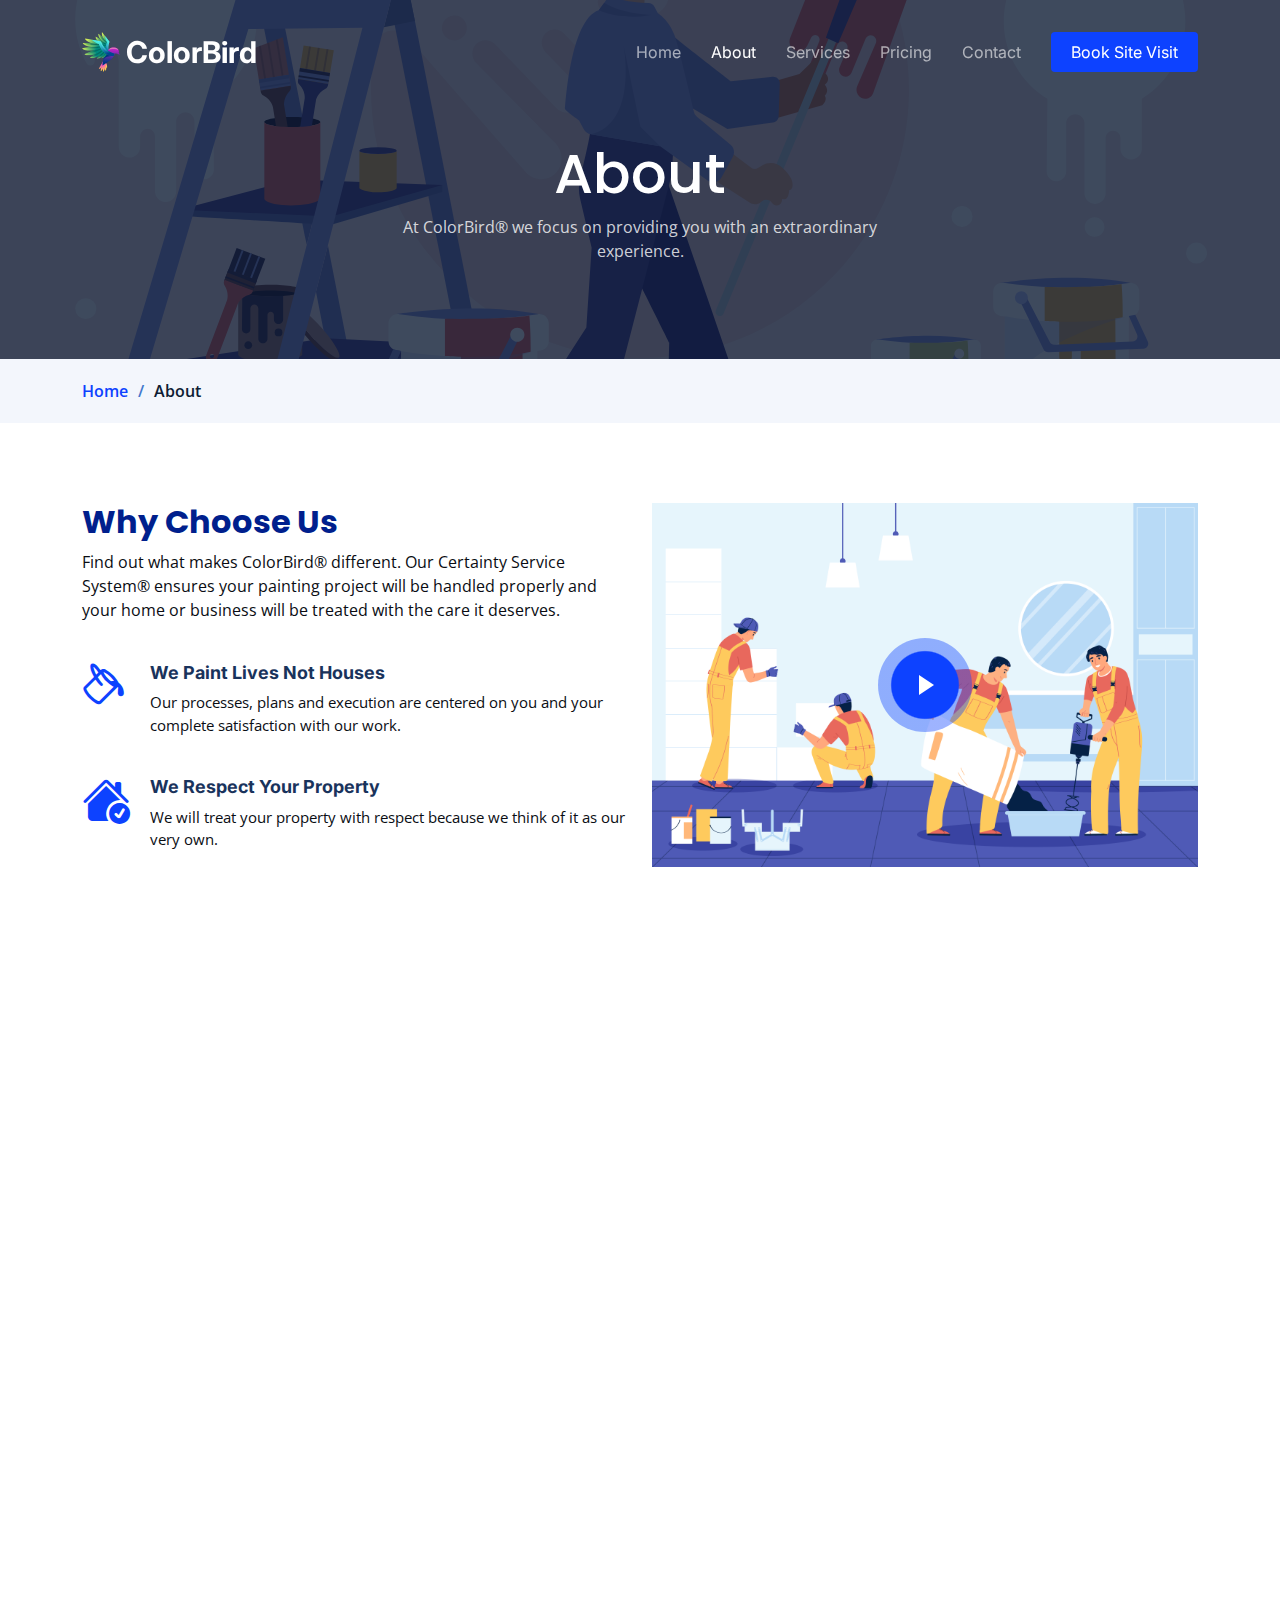
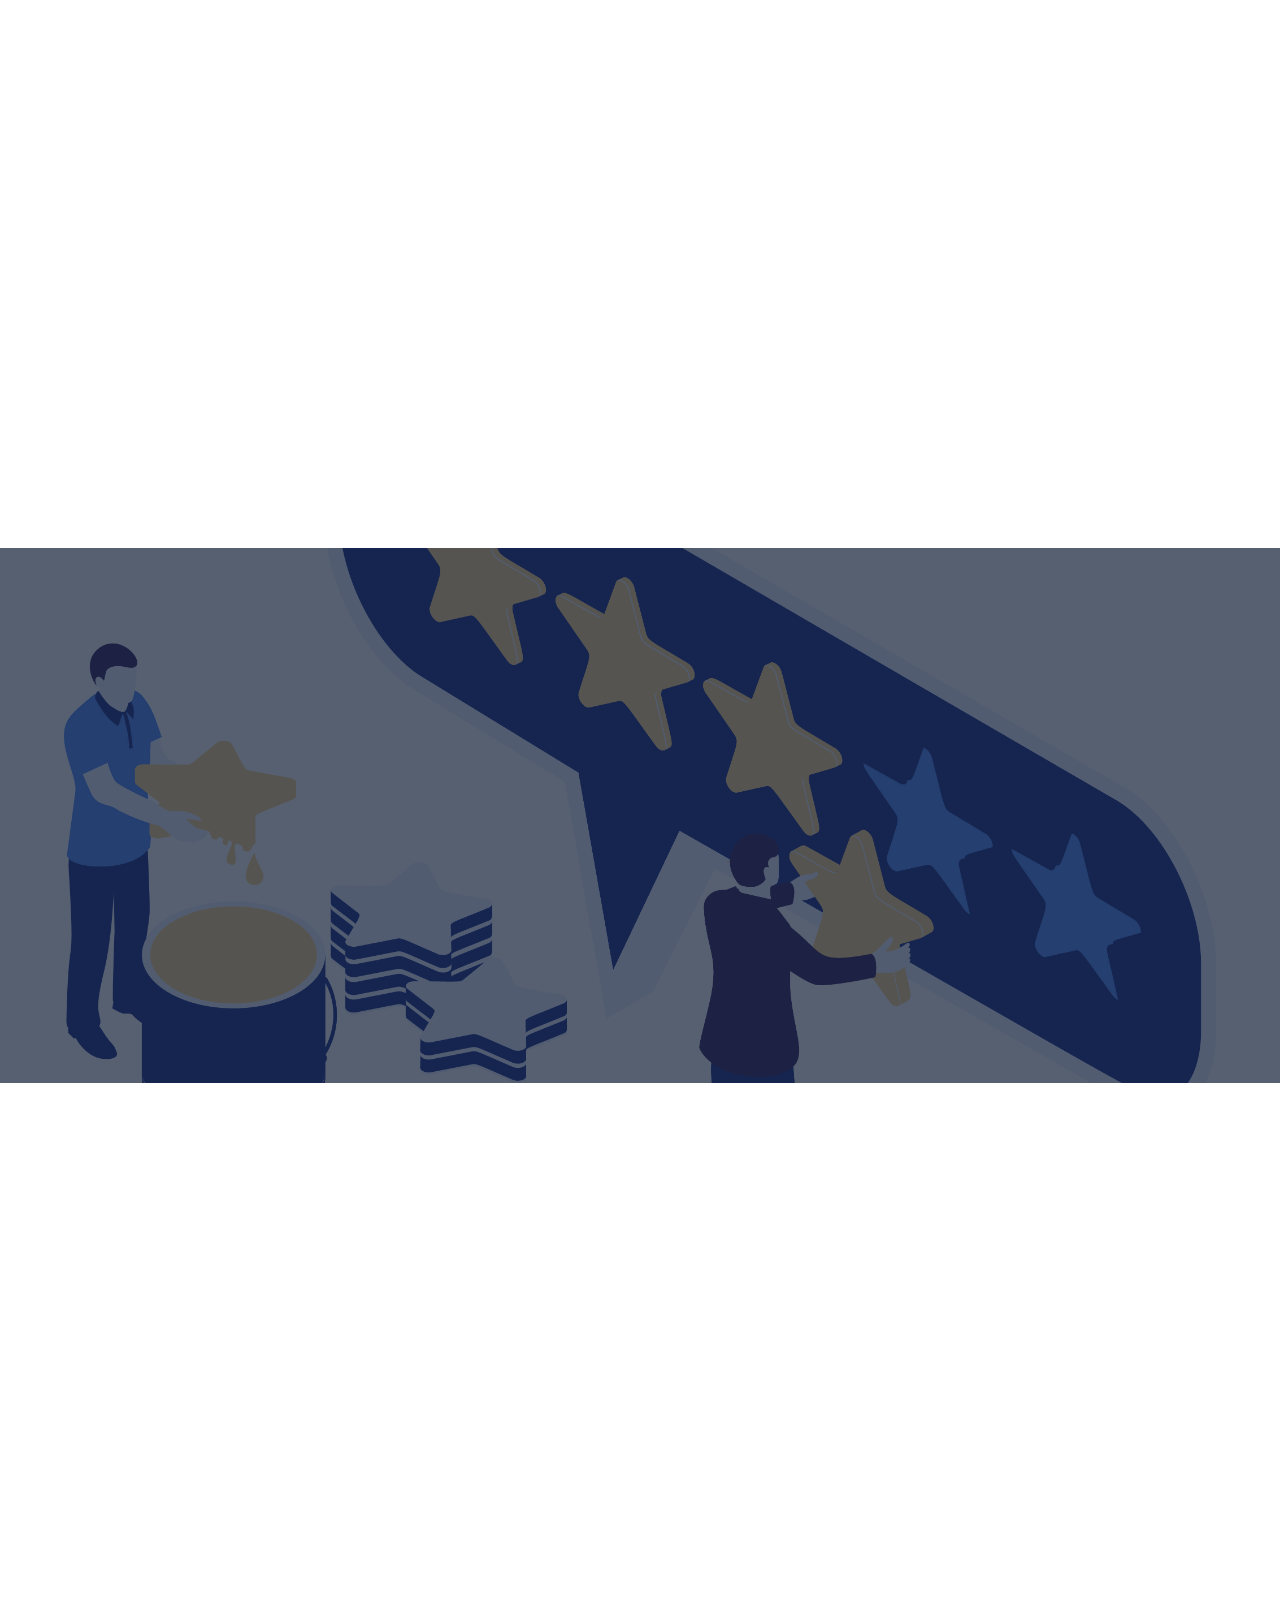
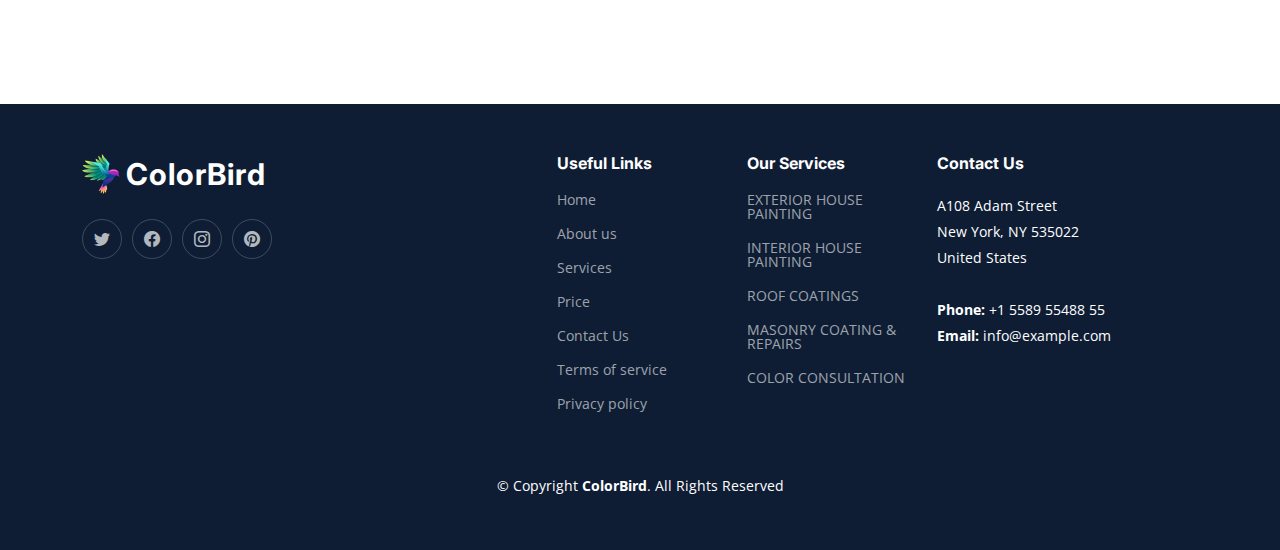
<file: Logis/Logis/about.html>
<!DOCTYPE html>
<html lang="en">

<head>
  <meta charset="utf-8">
  <meta content="width=device-width, initial-scale=1.0" name="viewport">

  <title>ColorBird</title>
  <meta content="" name="description">
  <meta content="" name="keywords">

  <!-- Favicons -->
  <link href="assets/favicon_io (1)/favicon.ico" rel="icon">

  <!-- Google Fonts -->
  <link rel="preconnect" href="https://fonts.googleapis.com">
  <link rel="preconnect" href="https://fonts.gstatic.com" crossorigin>
  <link href="https://fonts.googleapis.com/css2?family=Open+Sans:ital,wght@0,300;0,400;0,500;0,600;0,700;1,300;1,400;1,600;1,700&family=Poppins:ital,wght@0,300;0,400;0,500;0,600;0,700;1,300;1,400;1,500;1,600;1,700&family=Inter:ital,wght@0,300;0,400;0,500;0,600;0,700;1,300;1,400;1,500;1,600;1,700&display=swap" rel="stylesheet">

  <!-- Vendor CSS Files -->
  <link href="assets/vendor/bootstrap/css/bootstrap.min.css" rel="stylesheet">
  <link href="assets/vendor/bootstrap-icons/bootstrap-icons.css" rel="stylesheet">
  <link href="assets/vendor/fontawesome-free/css/all.min.css" rel="stylesheet">
  <link href="assets/vendor/glightbox/css/glightbox.min.css" rel="stylesheet">
  <link href="assets/vendor/swiper/swiper-bundle.min.css" rel="stylesheet">
  <link href="assets/vendor/aos/aos.css" rel="stylesheet">

  <!-- Template Main CSS File -->
  <link href="assets/css/main.css" rel="stylesheet">

  <!-- =======================================================
  * Template Name: Logis
  * Updated: Aug 30 2023 with Bootstrap v5.3.1
  * Template URL: https://bootstrapmade.com/logis-bootstrap-logistics-website-template/
  * Author: BootstrapMade.com
  * License: https://bootstrapmade.com/license/
  ======================================================== -->
</head>

<body>

  <!-- ======= Header ======= -->
  <header id="header" class="header d-flex align-items-center fixed-top">
    <div class="container-fluid container-xl d-flex align-items-center justify-content-between">

      <a href="index.html" class="logo d-flex align-items-center">
        <!-- Uncomment the line below if you also wish to use an image logo -->
        <!-- <img src="assets/img/logo.png" alt=""> -->
        <img src="assets/img/bird_2 [Converted].svg" alt="">
        <h1 >ColorBird</h1>
      </a>

      <i class="mobile-nav-toggle mobile-nav-show bi bi-list"></i>
      <i class="mobile-nav-toggle mobile-nav-hide d-none bi bi-x"></i>
      <nav id="navbar" class="navbar">
        <ul>
          <li><a href="index.html">Home</a></li>
          <li><a href="about.html" class="active">About</a></li>
          <li><a href="services.html">Services</a></li>
          <li><a href="pricing.html">Pricing</a></li>
          <!-- <li class="dropdown"><a href="#"><span></span></a>
            <ul>
              <li><a href="#">Drop Down 1</a></li>
              <li class="dropdown"><a href="#"><span>Deep Drop Down</span> <i class="bi bi-chevron-down dropdown-indicator"></i></a>
                <ul>
                  <li><a href="#">Deep Drop Down 1</a></li>
                  <li><a href="#">Deep Drop Down 2</a></li>
                  <li><a href="#">Deep Drop Down 3</a></li>
                  <li><a href="#">Deep Drop Down 4</a></li>
                  <li><a href="#">Deep Drop Down 5</a></li>
                </ul>
              </li>
              <li><a href="#">Drop Down 2</a></li>
              <li><a href="#">Drop Down 3</a></li>
              <li><a href="#">Drop Down 4</a></li>
            </ul>
          </li> -->
          <li><a href="contact.html">Contact</a></li>
          <li><a class="get-a-quote" href="get-a-quote.html">Book Site Visit</a></li>
        </ul>
      </nav><!-- .navbar -->

    </div>
  </header><!-- End Header -->
  <!-- End Header -->

  <main id="main">

    <!-- ======= Breadcrumbs ======= -->
    <div class="breadcrumbs">
      <div class="page-header d-flex align-items-center" style="background-image: url('assets/css/about.svg');">
        <div class="container position-relative">
          <div class="row d-flex justify-content-center">
            <div class="col-lg-6 text-center">
              <h2>About</h2>
              <p>At ColorBird® we focus on providing you with an extraordinary experience.</p>
            </div>
          </div>
        </div>
      </div>
      <nav>
        <div class="container">
          <ol>
            <li><a href="index.html">Home</a></li>
            <li>About</li>
          </ol>
        </div>
      </nav>
    </div><!-- End Breadcrumbs -->

    <!-- ======= About Us Section ======= -->
    <section id="about" class="about">
      <div class="container" data-aos="fade-up">

        <div class="row gy-4">
          <div class="col-lg-6 position-relative align-self-start order-lg-last order-first">
            <img src="assets/img/videobanner.jpg" class="img-fluid" alt="">
            <a href="https://youtu.be/YjSTzx6Bfmw" class="glightbox play-btn"></a>
            
          </div>
          <div class="col-lg-6 content order-last  order-lg-first">
            <h3>Why Choose Us</h3>
            <p>
              Find out what makes ColorBird® different. Our Certainty Service System® ensures your painting project will be handled properly and your home or business will be treated with the care it deserves.
            </p>
            <ul>
              <li data-aos="fade-up" data-aos-delay="100">
                <i class="bi bi-paint-bucket"></i>
                <div>
                  <h5>We Paint Lives 
                    Not Houses</h5>
                  <p>Our processes, plans and execution are centered on you and your complete satisfaction with our work.</p>
                </div>
              </li>
              <li data-aos="fade-up" data-aos-delay="200">
                <i class="bi bi-house-check-fill"></i>
                <div>
                  <h5>We Respect
                    Your Property</h5>
                  <p>We will treat your property with respect because we think of it as our very own.</p>
                </div>
              </li>
              <li data-aos="fade-up" data-aos-delay="300">
                <i class="bi bi-clock-history"></i>
                <div>
                  <h5>We Arrive
                    On Time</h5>
                  <p>Our processes, plans and execution are centered on you and your complete satisfaction with our work.</p>
                </div>
              </li>
            </ul>
          </div>
        </div>

      </div>
    </section><!-- End About Us Section -->

    <!-- ======= Stats Counter Section ======= -->
    <section id="stats-counter" class="stats-counter pt-0">
      <div class="container" data-aos="fade-up">

        <div class="row gy-4">

          <div class="col-lg-3 col-md-6">
            <div class="stats-item text-center w-100 h-100">
              <span data-purecounter-start="0" data-purecounter-end="232" data-purecounter-duration="1" class="purecounter"></span>
              <p>Clients</p>
            </div>
          </div><!-- End Stats Item -->

          <div class="col-lg-3 col-md-6">
            <div class="stats-item text-center w-100 h-100">
              <span data-purecounter-start="0" data-purecounter-end="521" data-purecounter-duration="1" class="purecounter"></span>
              <p>Projects</p>
            </div>
          </div><!-- End Stats Item -->

          <div class="col-lg-3 col-md-6">
            <div class="stats-item text-center w-100 h-100">
              <span data-purecounter-start="0" data-purecounter-end="1453" data-purecounter-duration="1" class="purecounter"></span>
              <p>Hours Of Support</p>
            </div>
          </div><!-- End Stats Item -->

          <div class="col-lg-3 col-md-6">
            <div class="stats-item text-center w-100 h-100">
              <span data-purecounter-start="0" data-purecounter-end="32" data-purecounter-duration="1" class="purecounter"></span>
              <p>Workers</p>
            </div>
          </div><!-- End Stats Item -->

        </div>

      </div>
    </section><!-- End Stats Counter Section -->

    <!-- ======= Our Team Section ======= -->
    <section id="team" class="team pt-0">
      <div class="container" data-aos="fade-up">

        <div class="section-header">
          <span>Our Team</span>
          <h2>Our Team</h2>

        </div>

        <div class="row" data-aos="fade-up" data-aos-delay="100">

          <div class="col-lg-4 col-md-6 d-flex">
            <div class="member">
              <img src="assets/img/team/team (1).jpg" class="img-fluid" alt="">
              <div class="member-content">
                <h4>Mohit Sharma</h4>
                <span>CTO</span>
                <p>
                  Magni qui quod omnis unde et eos fuga et exercitationem. Odio veritatis perspiciatis quaerat qui aut aut aut
                </p>
                <div class="social">
                  <a href=""><i class="bi bi-twitter"></i></a>
                  <a href=""><i class="bi bi-facebook"></i></a>
                  <a href=""><i class="bi bi-instagram"></i></a>
                  <a href=""><i class="bi bi-linkedin"></i></a>
                </div>
              </div>
            </div>
          </div><!-- End Team Member -->

          <div class="col-lg-4 col-md-6 d-flex">
            <div class="member">
              <img src="assets/img/team/team (2).jpg" class="img-fluid" alt="">
              <div class="member-content">
                <h4>Ajay Gehlot</h4>
                <span>CEO</span>
                <p>
                  Repellat fugiat adipisci nemo illum nesciunt voluptas repellendus. In architecto rerum rerum temporibus
                </p>
                <div class="social">
                  <a href=""><i class="bi bi-twitter"></i></a>
                  <a href=""><i class="bi bi-facebook"></i></a>
                  <a href=""><i class="bi bi-instagram"></i></a>
                  <a href=""><i class="bi bi-linkedin"></i></a>
                </div>
              </div>
            </div>
          </div><!-- End Team Member -->

          <div class="col-lg-4 col-md-6 d-flex">
            <div class="member">
              <img src="assets/img/team/team (3).jpg" class="img-fluid" alt="">
              <div class="member-content">
                <h4>Atul Raj</h4>
                <span>COO</span>
                <p>
                  Voluptas necessitatibus occaecati quia. Earum totam consequuntur qui porro et laborum toro des clara
                </p>
                <div class="social">
                  <a href=""><i class="bi bi-twitter"></i></a>
                  <a href=""><i class="bi bi-facebook"></i></a>
                  <a href=""><i class="bi bi-instagram"></i></a>
                  <a href=""><i class="bi bi-linkedin"></i></a>
                </div>
              </div>
            </div>
          </div><!-- End Team Member -->

        </div>

      </div>
    </section><!-- End Our Team Section -->

    <!-- ======= Testimonials Section ======= -->
    <section id="testimonials" class="testimonials">
      <div class="container">

        <div class="slides-1 swiper" data-aos="fade-up">
          <div class="swiper-wrapper">

            <div class="swiper-slide">
              <div class="testimonial-item">
                <img src="assets/img/testimonials/review (2).jpg" class="testimonial-img" alt="">
                <h3>Sunil Kumar</h3>
                <h4>Banglore</h4>
                <div class="stars">
                  <i class="bi bi-star-fill"></i><i class="bi bi-star-fill"></i><i class="bi bi-star-fill"></i><i class="bi bi-star-fill"></i><i class="bi bi-star-fill"></i>
                </div>
                <p>
                  <i class="bi bi-quote quote-icon-left"></i>
                  Very professional- on schedule, clean job site, very nice people, very patient and gave good suggestions when choosing colors. Highly recommend! My heartful thanks to ColorBird team and special thanks to The Painting team. the experience was amazing. I definitely suggest Colorbird.
                  <i class="bi bi-quote quote-icon-right"></i>
                </p>
              </div>
            </div><!-- End testimonial item -->

            <div class="swiper-slide">
              <div class="testimonial-item">
                <img src="assets/img/testimonials/review (5).jpg" class="testimonial-img" alt="">
                <h3>Kavita Jiaswal</h3>
                <h4>Mumbai</h4>
                <div class="stars">
                  <i class="bi bi-star-fill"></i><i class="bi bi-star-fill"></i><i class="bi bi-star-fill"></i><i class="bi bi-star-fill"></i><i class="bi bi-star-fill"></i>
                </div>
                <p>
                  <i class="bi bi-quote quote-icon-left"></i>
                  Completed the work well with in time. Color advice suitable to Dining, Bedroom and Guest room all were excellent. As agreed Asian top quality paint only used. All the Painters and persons who attended wallpapers fixing were very polite and professional in approach. I am fully satisfied with design, quality of work and timely completion. It was a nice experience. The price charged is found to be very reasonable.
                  <i class="bi bi-quote quote-icon-right"></i>
                </p>
              </div>
            </div><!-- End testimonial item -->

            <div class="swiper-slide">
              <div class="testimonial-item">
                <img src="assets/img/testimonials/review (1).jpg" class="testimonial-img" alt="">
                <h3>Arun Kohli</h3>
                <h4>Delhi</h4>
                <div class="stars">
                  <i class="bi bi-star-fill"></i><i class="bi bi-star-fill"></i><i class="bi bi-star-fill"></i><i class="bi bi-star-fill"></i><i class="bi bi-star-fill"></i>
                </div>
                <p>
                  <i class="bi bi-quote quote-icon-left"></i>
                  ColorBird did a great job from giving the quote to getting the job done. Special thanks to Supervisor and the painters who took personal interest to ensure customer satisfaction. Overall a great experience. Thanks
                  <i class="bi bi-quote quote-icon-right"></i>
                </p>
              </div>
            </div><!-- End testimonial item -->

            <div class="swiper-slide">
              <div class="testimonial-item">
                <img src="assets/img/testimonials/review (3).jpg" class="testimonial-img" alt="">
                <h3>Rakesh Singh</h3>
                <h4>Jaipur</h4>
                <div class="stars">
                  <i class="bi bi-star-fill"></i><i class="bi bi-star-fill"></i><i class="bi bi-star-fill"></i><i class="bi bi-star-fill"></i><i class="bi bi-star-fill"></i>
                </div>
                <p>
                  <i class="bi bi-quote quote-icon-left"></i>
                  In working with ColorBird, they have always been on time, they have been clean, neat, never left any mess afterwards and finished exactly when they said they would.
                  <i class="bi bi-quote quote-icon-right"></i>
                </p>
              </div>
            </div><!-- End testimonial item -->

            <div class="swiper-slide">
              <div class="testimonial-item">
                <img src="assets/img/testimonials/review (4).jpg" class="testimonial-img" alt="">
                <h3>Sanjay Shinde</h3>
                <h4>Pune</h4>
                <div class="stars">
                  <i class="bi bi-star-fill"></i><i class="bi bi-star-fill"></i><i class="bi bi-star-fill"></i><i class="bi bi-star-fill"></i><i class="bi bi-star-fill"></i>
                </div>
                <p>
                  <i class="bi bi-quote quote-icon-left"></i>
                  I expected excellent workmanship, devotion to the job at hand, and that the people who would be here would not work to the clock but to the point that the project would be completed for the day. ColorBird met all my expectations and more.
                  <i class="bi bi-quote quote-icon-right"></i>
                </p>
              </div>
            </div><!-- End testimonial item -->

          </div>
          <div class="swiper-pagination"></div>
        </div>

      </div>
    </section><!-- End Testimonials Section -->

    <!-- ======= Frequently Asked Questions Section ======= -->
    <section id="faq" class="faq">
      <div class="container" data-aos="fade-up">

        <div class="section-header">
          <span>Frequently Asked Questions</span>
          <h2>Frequently Asked Questions</h2>

        </div>

        <div class="row justify-content-center" data-aos="fade-up" data-aos-delay="200">
          <div class="col-lg-10">

            <div class="accordion accordion-flush" id="faqlist">

              <div class="accordion-item">
                <h3 class="accordion-header">
                  <button class="accordion-button collapsed" type="button" data-bs-toggle="collapse" data-bs-target="#faq-content-1">
                    <i class="bi bi-question-circle question-icon"></i>
                    Who will paint my house?
                  </button>
                </h3>
                <div id="faq-content-1" class="accordion-collapse collapse" data-bs-parent="#faqlist">
                  <div class="accordion-body">
                    We have a panel of contractors, and painters who are trained by us with respect to our product range. Our painters are trained to ensure that the correct application procedures are followed. They are also trained in textured and specialty paint finishes.
                  </div>
                </div>
              </div><!-- # Faq item-->

              <div class="accordion-item">
                <h3 class="accordion-header">
                  <button class="accordion-button collapsed" type="button" data-bs-toggle="collapse" data-bs-target="#faq-content-2">
                    <i class="bi bi-question-circle question-icon"></i>
                    What are the tools used during painting and how will they benefit me?
                  </button>
                </h3>
                <div id="faq-content-2" class="accordion-collapse collapse" data-bs-parent="#faqlist">
                  <div class="accordion-body">
                    Our Associates will be using tools for superior finish such as mechanized painting tools, scientific site evaluation through moisturemeters, accurate measurement through laser based digital distancemeters, covering and masking of furniture through masking films, express and superior sanding through electric sanders, dust extraction through vacuum cleaners, faster and superior painting through Telescopic roller. The Associate will share the details, when he visits the site.
                  </div>
                </div>
              </div><!-- # Faq item-->

              <div class="accordion-item">
                <h3 class="accordion-header">
                  <button class="accordion-button collapsed" type="button" data-bs-toggle="collapse" data-bs-target="#faq-content-3">
                    <i class="bi bi-question-circle question-icon"></i>
                    How much area does the product cover?
                  </button>
                </h3>
                <div id="faq-content-3" class="accordion-collapse collapse" data-bs-parent="#faqlist">
                  <div class="accordion-body">
                    The product covers 5 - 6 square feet per kilogram for 2 coats.
                  </div>
                </div>
              </div><!-- # Faq item-->

              <div class="accordion-item">
                <h3 class="accordion-header">
                  <button class="accordion-button collapsed" type="button" data-bs-toggle="collapse" data-bs-target="#faq-content-4">
                    <i class="bi bi-question-circle question-icon"></i>
                    Can we use a thinner to dilute the paint?
                  </button>
                </h3>
                <div id="faq-content-4" class="accordion-collapse collapse" data-bs-parent="#faqlist">
                  <div class="accordion-body">
                    <i class="bi bi-question-circle question-icon"></i>
                    We do not recommend using a thinner since no dilution is required in the paint.
                </div>
              </div><!-- # Faq item-->

              <div class="accordion-item">
                <h3 class="accordion-header">
                  <button class="accordion-button collapsed" type="button" data-bs-toggle="collapse" data-bs-target="#faq-content-5">
                    <i class="bi bi-question-circle question-icon"></i>
                    How do I pick paint colours for my home interiors?
                  </button>
                </h3>
                <div id="faq-content-5" class="accordion-collapse collapse" data-bs-parent="#faqlist">
                  <div class="accordion-body">
                     We offers colour combination books which help in selecting colours for home based on spaces & type of interior. One can also visit the nearest experience store in their city to meet a colour expert who can give customized solutions.

                    Visit the colour catalogue for a digital visualization of colours in interiors
                  </div>
                </div>
              </div><!-- # Faq item-->

            </div>

          </div>
        </div>

      </div>
    </section><!-- End Frequently Asked Questions Section -->

  </main><!-- End #main -->

  <!-- ======= Footer ======= -->
  <footer id="footer" class="footer">

    <div class="container">
      <div class="row gy-4">
        <div class="col-lg-5 col-md-12 footer-info">
          <a href="index.html" class="logo d-flex align-items-center">
            <img src="assets/img/bird_2 [Converted].svg" alt="">
            <span>ColorBird</span>
          </a>
          <p></p>
          <div class="social-links d-flex mt-4">
            <a href="https://twitter.com/asianpaints" class="twitter"><i class="bi bi-twitter"></i></a>
            <a href="https://www.facebook.com/asianpaints" class="facebook"><i class="bi bi-facebook"></i></a>
            <a href="https://www.instagram.com/asianpaints/" class="instagram"><i class="bi bi-instagram"></i></a>
            <a href="https://in.pinterest.com/asianpaints/" class="linkedin"><i class="bi bi-pinterest"></i></a>
          </div>
        </div>

        <div class="col-lg-2 col-6 footer-links">
          <h4>Useful Links</h4>
          <ul>
            <li><a href="#">Home</a></li>
            <li><a href="about.html">About us</a></li>
            <li><a href="services.html">Services</a></li>
            <li><a href="pricing.html">Price</a></li>
            <li><a href="contact.html">Contact Us</a></li>
            <li><a href="#">Terms of service</a></li>
            <li><a href="#">Privacy policy</a></li>
          </ul>
        </div>

        <div class="col-lg-2 col-6 footer-links">
          <h4>Our Services</h4>
          <ul>
            <li><a href="#">EXTERIOR HOUSE PAINTING
            </a></li>
            <li><a href="#">INTERIOR HOUSE PAINTING
            </a></li>
            <li><a href="#">ROOF COATINGS</a></li>
            <li><a href="#">MASONRY COATING & REPAIRS</a></li>
            <li><a href="#">COLOR CONSULTATION</a></li>
          </ul>
        </div>

        <div class="col-lg-3 col-md-12 footer-contact text-center text-md-start">
          <h4>Contact Us</h4>
          <p>
            A108 Adam Street <br>
            New York, NY 535022<br>
            United States <br><br>
            <strong>Phone:</strong> +1 5589 55488 55<br>
            <strong>Email:</strong> info@example.com<br>
          </p>

        </div>

      </div>
    </div>

    <div class="container mt-4">
      <div class="copyright">
        &copy; Copyright <strong><span>ColorBird</span></strong>. All Rights Reserved
      </div>
      <div class="credits">
        <!-- All the links in the footer should remain intact. -->
        <!-- You can delete the links only if you purchased the pro version. -->
        <!-- Licensing information: https://bootstrapmade.com/license/ -->
        <!-- Purchase the pro version with working PHP/AJAX contact form: https://bootstrapmade.com/logis-bootstrap-logistics-website-template/ -->
        <!-- Designed by <a href="https://bootstrapmade.com/">BootstrapMade</a> -->
      </div>
    </div>

  </footer><!-- End Footer -->
  <!-- End Footer -->

  <a href="#" class="scroll-top d-flex align-items-center justify-content-center"><i class="bi bi-arrow-up-short"></i></a>

  <div id="preloader"></div>

  <!-- Vendor JS Files -->
  <script src="assets/vendor/bootstrap/js/bootstrap.bundle.min.js"></script>
  <script src="assets/vendor/purecounter/purecounter_vanilla.js"></script>
  <script src="assets/vendor/glightbox/js/glightbox.min.js"></script>
  <script src="assets/vendor/swiper/swiper-bundle.min.js"></script>
  <script src="assets/vendor/aos/aos.js"></script>
  <script src="assets/vendor/php-email-form/validate.js"></script>

  <!-- Template Main JS File -->
  <script src="assets/js/main.js"></script>

</body>

</html>
</file>
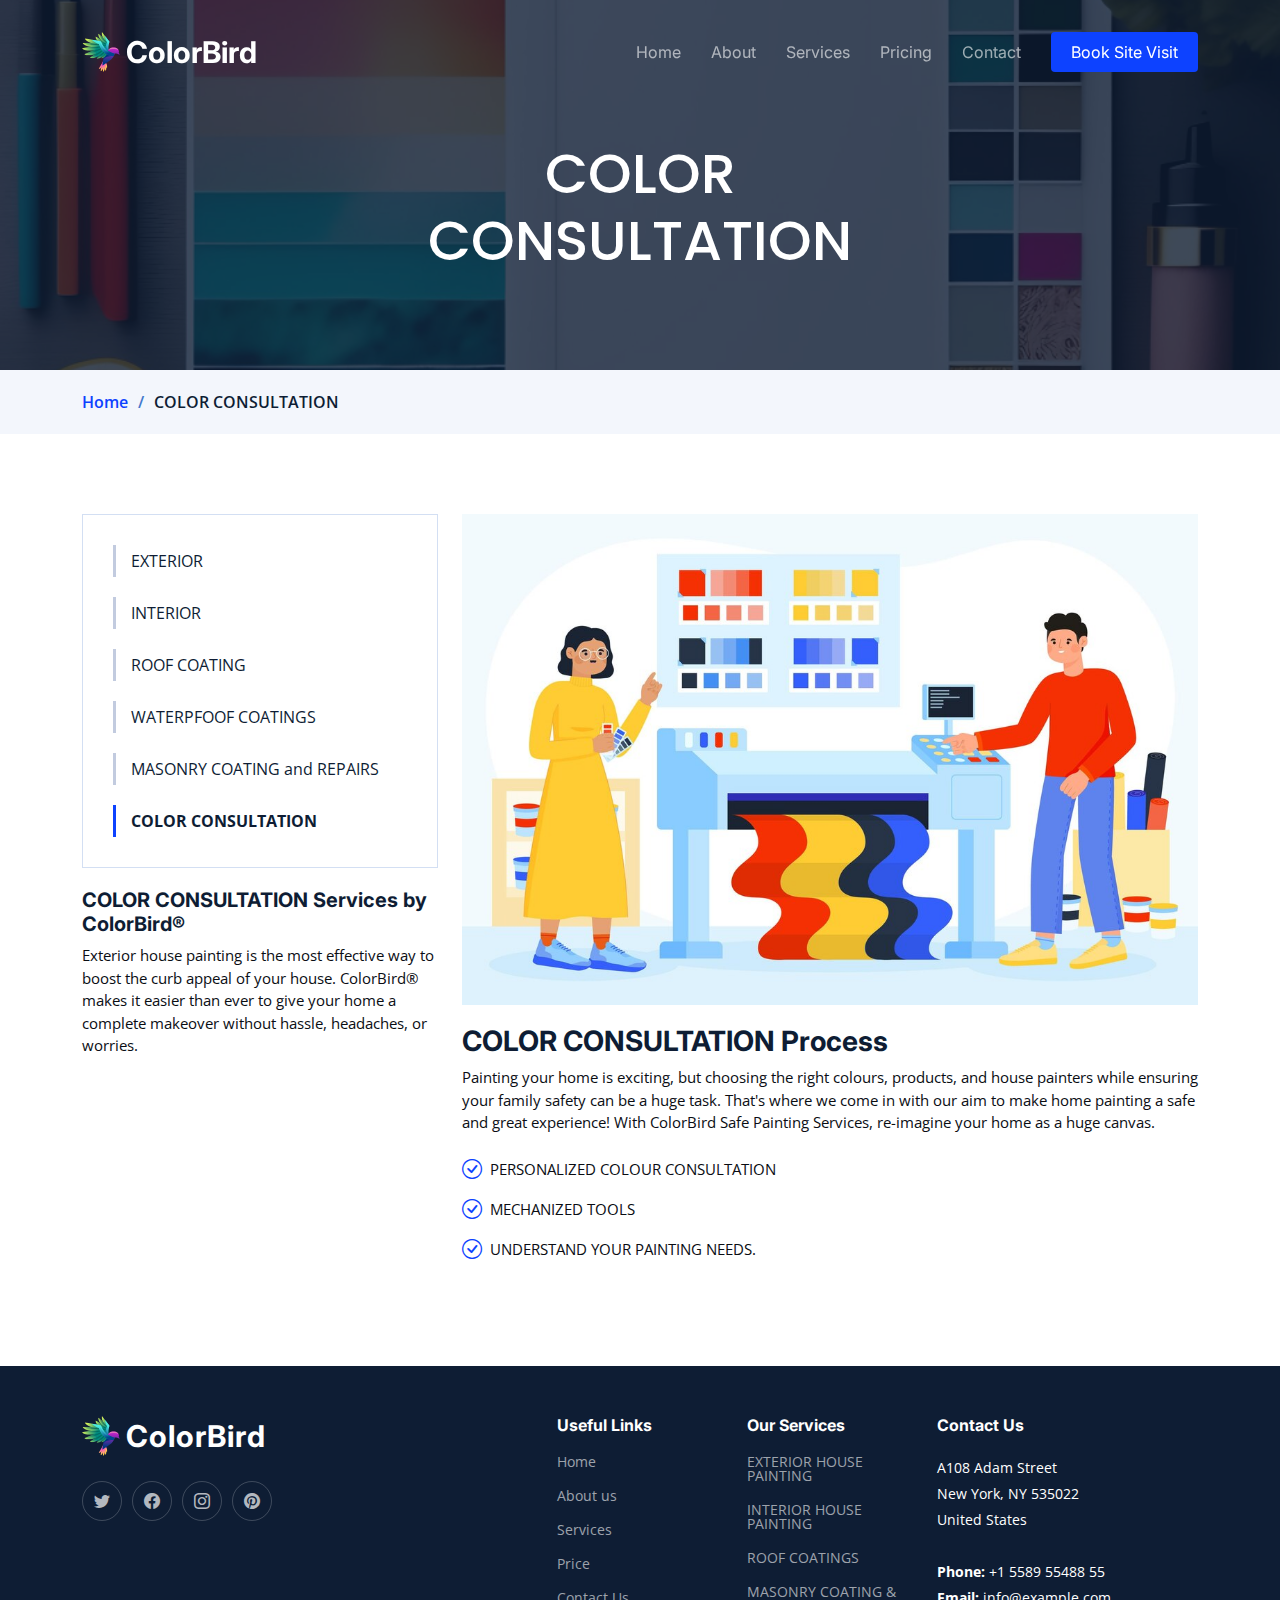
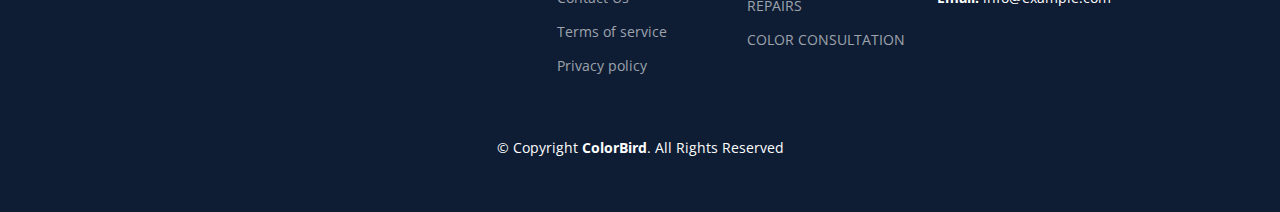
<file: Logis/Logis/color.html>
<!DOCTYPE html>
<html lang="en">

<head>
  <meta charset="utf-8">
  <meta content="width=device-width, initial-scale=1.0" name="viewport">

  <title>ColorBird</title>
  <meta content="" name="description">
  <meta content="" name="keywords">

  <!-- Favicons -->
  <link href="assets/favicon_io (1)/favicon.ico" rel="icon">
  <!-- Google Fonts -->
  <link rel="preconnect" href="https://fonts.googleapis.com">
  <link rel="preconnect" href="https://fonts.gstatic.com" crossorigin>
  <link href="https://fonts.googleapis.com/css2?family=Open+Sans:ital,wght@0,300;0,400;0,500;0,600;0,700;1,300;1,400;1,600;1,700&family=Poppins:ital,wght@0,300;0,400;0,500;0,600;0,700;1,300;1,400;1,500;1,600;1,700&family=Inter:ital,wght@0,300;0,400;0,500;0,600;0,700;1,300;1,400;1,500;1,600;1,700&display=swap" rel="stylesheet">

  <!-- Vendor CSS Files -->
  <link href="assets/vendor/bootstrap/css/bootstrap.min.css" rel="stylesheet">
  <link href="assets/vendor/bootstrap-icons/bootstrap-icons.css" rel="stylesheet">
  <link href="assets/vendor/fontawesome-free/css/all.min.css" rel="stylesheet">
  <link href="assets/vendor/glightbox/css/glightbox.min.css" rel="stylesheet">
  <link href="assets/vendor/swiper/swiper-bundle.min.css" rel="stylesheet">
  <link href="assets/vendor/aos/aos.css" rel="stylesheet">

  <!-- Template Main CSS File -->
  <link href="assets/css/main.css" rel="stylesheet">

  <!-- =======================================================
  * Template Name: Logis
  * Updated: Aug 30 2023 with Bootstrap v5.3.1
  * Template URL: https://bootstrapmade.com/logis-bootstrap-logistics-website-template/
  * Author: BootstrapMade.com
  * License: https://bootstrapmade.com/license/
  ======================================================== -->
</head>

<body>

  <!-- ======= Header ======= -->
  <header id="header" class="header d-flex align-items-center fixed-top">
    <div class="container-fluid container-xl d-flex align-items-center justify-content-between">

      <a href="index.html" class="logo d-flex align-items-center">
        <!-- Uncomment the line below if you also wish to use an image logo -->
        <!-- <img src="assets/img/logo.png" alt=""> -->
        <img src="assets/img/bird_2 [Converted].svg" alt="">
        <h1 >ColorBird</h1>
      </a>

      <i class="mobile-nav-toggle mobile-nav-show bi bi-list"></i>
      <i class="mobile-nav-toggle mobile-nav-hide d-none bi bi-x"></i>
      <nav id="navbar" class="navbar">
        <ul>
          <li><a href="index.html">Home</a></li>
          <li><a href="about.html">About</a></li>
          <li><a href="services.html">Services</a></li>
          <li><a href="pricing.html">Pricing</a></li>
          <!-- <li class="dropdown"><a href="#"><span>Drop Down</span> <i class="bi bi-chevron-down dropdown-indicator"></i></a>
            <ul>
              <li><a href="#">Drop Down 1</a></li>
              <li class="dropdown"><a href="#"><span>Deep Drop Down</span> <i class="bi bi-chevron-down dropdown-indicator"></i></a>
                <ul>
                  <li><a href="#">Deep Drop Down 1</a></li>
                  <li><a href="#">Deep Drop Down 2</a></li>
                  <li><a href="#">Deep Drop Down 3</a></li>
                  <li><a href="#">Deep Drop Down 4</a></li>
                  <li><a href="#">Deep Drop Down 5</a></li>
                </ul>
              </li>
              <li><a href="#">Drop Down 2</a></li>
              <li><a href="#">Drop Down 3</a></li>
              <li><a href="#">Drop Down 4</a></li>
            </ul>
          </li> -->
          <li><a href="contact.html">Contact</a></li>
          <li><a class="get-a-quote" href="get-a-quote.html">Book Site Visit</a></li>
        </ul>
      </nav><!-- .navbar -->

    </div>
  </header><!-- End Header -->
  <!-- End Header -->

  <main id="main">

    <!-- ======= Breadcrumbs ======= -->
    <div class="breadcrumbs">
      <div class="page-header d-flex align-items-center" style="background-image: url('assets/css/color.jpg');">
        <div class="container position-relative">
          <div class="row d-flex justify-content-center">
            <div class="col-lg-6 text-center">
              <h2>COLOR CONSULTATION</h2>
              <p></p>
            </div>
          </div>
        </div>
      </div>
      <nav>
        <div class="container">
          <ol>
            <li><a href="index.html">Home</a></li>
            <li>COLOR CONSULTATION</li>
          </ol>
        </div>
      </nav>
    </div><!-- End Breadcrumbs -->

    <!-- ======= Service Details Section ======= -->
    <section id="service-details" class="service-details">
      <div class="container" data-aos="fade-up">

        <div class="row gy-4">

          <div class="col-lg-4">
            <div class="services-list">
              <a href="exterior.html" >EXTERIOR</a>
              <a href="interior.html">INTERIOR</a>
              <a href="roof.html">ROOF COATING</a>
              <a href="waterproof.html">WATERPFOOF COATINGS</a>
              <a href="masonry.html">MASONRY COATING and REPAIRS</a>
              <a href="color.html" class="active">COLOR CONSULTATION</a>
            </div>

            <h4>COLOR CONSULTATION Services by ColorBird®</h4>
            <p>Exterior house painting is the most effective way to boost the curb appeal of your house. ColorBird® makes it easier than ever to give your home a complete makeover without hassle, headaches, or worries.</p>
          </div>

          <div class="col-lg-8">
            <img src="assets/img/detail/color.jpg" alt="" class="img-fluid services-img">
            <h3>COLOR CONSULTATION Process</h3>
            <p>
              Painting your home is exciting, but choosing the right colours, products, and house painters while ensuring your family safety can be a huge task. That's where we come in with our aim to make home painting a safe and great experience! With ColorBird Safe Painting Services, re-imagine your home as a huge canvas.



            </p>
            <ul>
              <li><i class="bi bi-check-circle"></i> <span> PERSONALIZED COLOUR CONSULTATION</span></li>
              <li><i class="bi bi-check-circle"></i> <span>MECHANIZED TOOLS</span></li>
              <li><i class="bi bi-check-circle"></i> <span>UNDERSTAND YOUR PAINTING NEEDS.</span></li>
            </ul>
            <!-- <p>
              Est reprehenderit voluptatem necessitatibus asperiores neque sed ea illo. Deleniti quam sequi optio iste veniam repellat odit. Aut pariatur itaque nesciunt fuga.
            </p>
            <p>
              Sunt rem odit accusantium omnis perspiciatis officia. Laboriosam aut consequuntur recusandae mollitia doloremque est architecto cupiditate ullam. Quia est ut occaecati fuga. Distinctio ex repellendus eveniet velit sint quia sapiente cumque. Et ipsa perferendis ut nihil. Laboriosam vel voluptates tenetur nostrum. Eaque iusto cupiditate et totam et quia dolorum in. Sunt molestiae ipsum at consequatur vero. Architecto ut pariatur autem ad non cumque nesciunt qui maxime. Sunt eum quia impedit dolore alias explicabo ea.
            </p> -->
          </div>

        </div>

      </div>
    </section><!-- End Service Details Section -->

  </main><!-- End #main -->

  <!-- ======= Footer ======= -->
  <footer id="footer" class="footer">

    <div class="container">
      <div class="row gy-4">
        <div class="col-lg-5 col-md-12 footer-info">
          <a href="index.html" class="logo d-flex align-items-center">
            <img src="assets/img/bird_2 [Converted].svg" alt="">
            <span>ColorBird</span>
          </a>
          <p></p>
          <div class="social-links d-flex mt-4">
            <a href="https://twitter.com/asianpaints" class="twitter"><i class="bi bi-twitter"></i></a>
            <a href="https://www.facebook.com/asianpaints" class="facebook"><i class="bi bi-facebook"></i></a>
            <a href="https://www.instagram.com/asianpaints/" class="instagram"><i class="bi bi-instagram"></i></a>
            <a href="https://in.pinterest.com/asianpaints/" class="linkedin"><i class="bi bi-pinterest"></i></a>
          </div>
        </div>

        <div class="col-lg-2 col-6 footer-links">
          <h4>Useful Links</h4>
          <ul>
            <li><a href="#">Home</a></li>
            <li><a href="about.html">About us</a></li>
            <li><a href="services.html">Services</a></li>
            <li><a href="pricing.html">Price</a></li>
            <li><a href="contact.html">Contact Us</a></li>
            <li><a href="#">Terms of service</a></li>
            <li><a href="#">Privacy policy</a></li>
          </ul>
        </div>

        <div class="col-lg-2 col-6 footer-links">
          <h4>Our Services</h4>
          <ul>
            <li><a href="#">EXTERIOR HOUSE PAINTING
            </a></li>
            <li><a href="#">INTERIOR HOUSE PAINTING
            </a></li>
            <li><a href="#">ROOF COATINGS</a></li>
            <li><a href="#">MASONRY COATING & REPAIRS</a></li>
            <li><a href="#">COLOR CONSULTATION</a></li>
          </ul>
        </div>

        <div class="col-lg-3 col-md-12 footer-contact text-center text-md-start">
          <h4>Contact Us</h4>
          <p>
            A108 Adam Street <br>
            New York, NY 535022<br>
            United States <br><br>
            <strong>Phone:</strong> +1 5589 55488 55<br>
            <strong>Email:</strong> info@example.com<br>
          </p>

        </div>

      </div>
    </div>

    <div class="container mt-4">
      <div class="copyright">
        &copy; Copyright <strong><span>ColorBird</span></strong>. All Rights Reserved
      </div>
      <div class="credits">
        <!-- All the links in the footer should remain intact. -->
        <!-- You can delete the links only if you purchased the pro version. -->
        <!-- Licensing information: https://bootstrapmade.com/license/ -->
        <!-- Purchase the pro version with working PHP/AJAX contact form: https://bootstrapmade.com/logis-bootstrap-logistics-website-template/ -->
        <!-- Designed by <a href="https://bootstrapmade.com/">BootstrapMade</a> -->
      </div>
    </div>

  </footer><!-- End Footer -->
  <!-- End Footer -->

  <a href="#" class="scroll-top d-flex align-items-center justify-content-center"><i class="bi bi-arrow-up-short"></i></a>

  <div id="preloader"></div>

  <!-- Vendor JS Files -->
  <script src="assets/vendor/bootstrap/js/bootstrap.bundle.min.js"></script>
  <script src="assets/vendor/purecounter/purecounter_vanilla.js"></script>
  <script src="assets/vendor/glightbox/js/glightbox.min.js"></script>
  <script src="assets/vendor/swiper/swiper-bundle.min.js"></script>
  <script src="assets/vendor/aos/aos.js"></script>
  <script src="assets/vendor/php-email-form/validate.js"></script>

  <!-- Template Main JS File -->
  <script src="assets/js/main.js"></script>

</body>

</html>
</file>
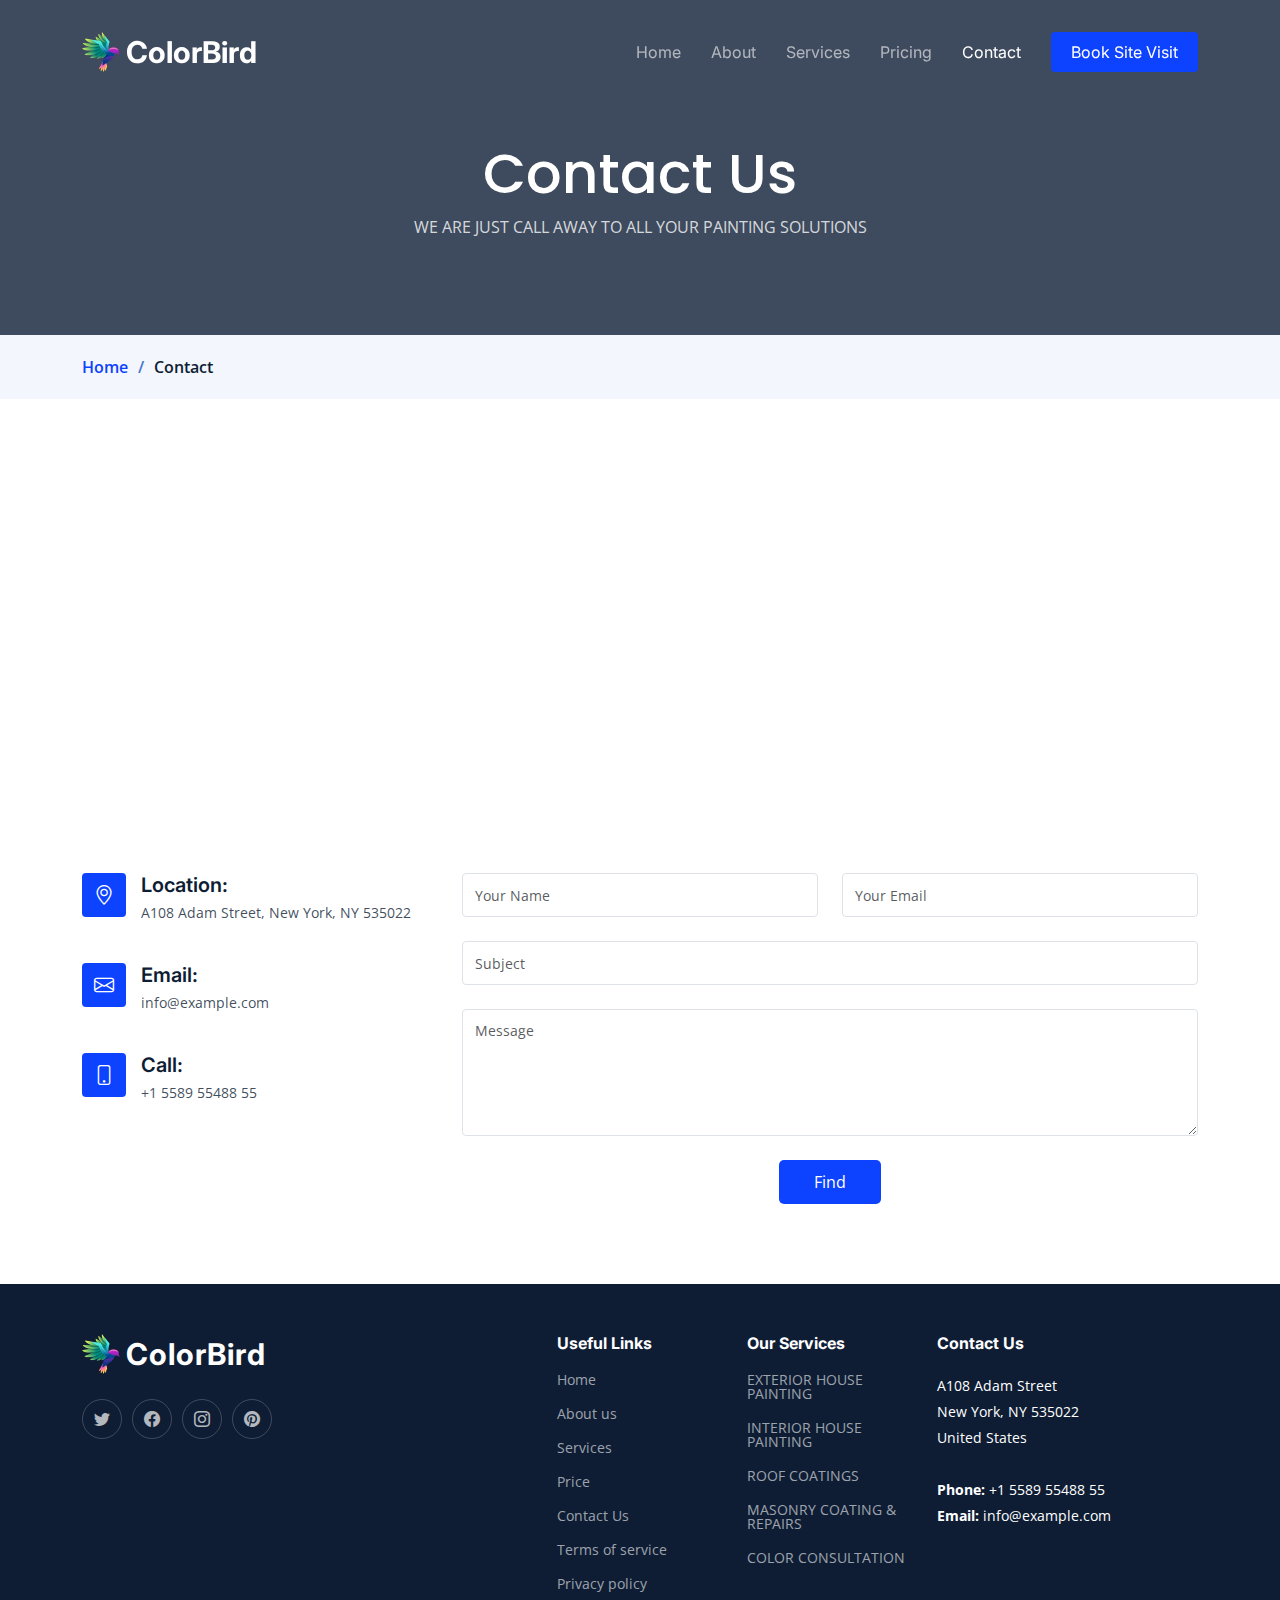
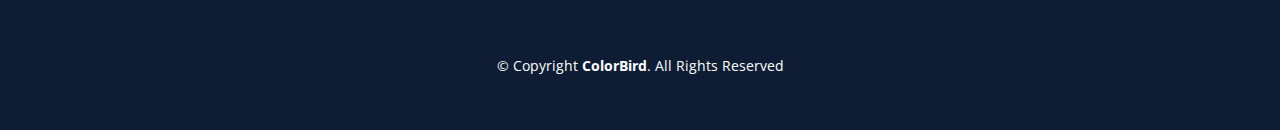
<file: Logis/Logis/contact.html>
<!DOCTYPE html>
<html lang="en">

<head>
  <meta charset="utf-8">
  <meta content="width=device-width, initial-scale=1.0" name="viewport">

  <title>ColorBird</title>
  <meta content="" name="description">
  <meta content="" name="keywords">

  <!-- Favicons -->
  <link href="assets/favicon_io (1)/favicon.ico" rel="icon">

  <!-- Google Fonts -->
  <link rel="preconnect" href="https://fonts.googleapis.com">
  <link rel="preconnect" href="https://fonts.gstatic.com" crossorigin>
  <link href="https://fonts.googleapis.com/css2?family=Open+Sans:ital,wght@0,300;0,400;0,500;0,600;0,700;1,300;1,400;1,600;1,700&family=Poppins:ital,wght@0,300;0,400;0,500;0,600;0,700;1,300;1,400;1,500;1,600;1,700&family=Inter:ital,wght@0,300;0,400;0,500;0,600;0,700;1,300;1,400;1,500;1,600;1,700&display=swap" rel="stylesheet">

  <!-- Vendor CSS Files -->
  <link href="assets/vendor/bootstrap/css/bootstrap.min.css" rel="stylesheet">
  <link href="assets/vendor/bootstrap-icons/bootstrap-icons.css" rel="stylesheet">
  <link href="assets/vendor/fontawesome-free/css/all.min.css" rel="stylesheet">
  <link href="assets/vendor/glightbox/css/glightbox.min.css" rel="stylesheet">
  <link href="assets/vendor/swiper/swiper-bundle.min.css" rel="stylesheet">
  <link href="assets/vendor/aos/aos.css" rel="stylesheet">

  <!-- Template Main CSS File -->
  <link href="assets/css/main.css" rel="stylesheet">

  <!-- =======================================================
  * Template Name: Logis
  * Updated: Aug 30 2023 with Bootstrap v5.3.1
  * Template URL: https://bootstrapmade.com/logis-bootstrap-logistics-website-template/
  * Author: BootstrapMade.com
  * License: https://bootstrapmade.com/license/
  ======================================================== -->
</head>

<body>

  <!-- ======= Header ======= -->
  <header id="header" class="header d-flex align-items-center fixed-top">
    <div class="container-fluid container-xl d-flex align-items-center justify-content-between">

      <a href="index.html" class="logo d-flex align-items-center">
        <!-- Uncomment the line below if you also wish to use an image logo -->
        <!-- <img src="assets/img/logo.png" alt=""> -->
        <img src="assets/img/bird_2 [Converted].svg" alt="">
        <h1 >ColorBird</h1>
      </a>

      <i class="mobile-nav-toggle mobile-nav-show bi bi-list"></i>
      <i class="mobile-nav-toggle mobile-nav-hide d-none bi bi-x"></i>
      <nav id="navbar" class="navbar">
        <ul>
          <li><a href="index.html">Home</a></li>
          <li><a href="about.html">About</a></li>
          <li><a href="services.html">Services</a></li>
          <li><a href="pricing.html">Pricing</a></li>
          <!-- <li class="dropdown"><a href="#"><span>Drop Down</span> <i class="bi bi-chevron-down dropdown-indicator"></i></a>
            <ul>
              <li><a href="#">Drop Down 1</a></li>
              <li class="dropdown"><a href="#"><span>Deep Drop Down</span> <i class="bi bi-chevron-down dropdown-indicator"></i></a>
                <ul>
                  <li><a href="#">Deep Drop Down 1</a></li>
                  <li><a href="#">Deep Drop Down 2</a></li>
                  <li><a href="#">Deep Drop Down 3</a></li>
                  <li><a href="#">Deep Drop Down 4</a></li>
                  <li><a href="#">Deep Drop Down 5</a></li>
                </ul>
              </li>
              <li><a href="#">Drop Down 2</a></li>
              <li><a href="#">Drop Down 3</a></li>
              <li><a href="#">Drop Down 4</a></li>
            </ul>
          </li> -->
          <li><a href="contact.html" class="active">Contact</a></li>
          <li><a class="get-a-quote" href="get-a-quote.html">Book Site Visit</a></li>
        </ul>
      </nav><!-- .navbar -->

    </div>
  </header><!-- End Header -->
  <!-- End Header -->

  <main id="main">

    <!-- ======= Breadcrumbs ======= -->
    <div class="breadcrumbs">
      <div class="page-header d-flex align-items-center" style="background-image: url('https://img.freepik.com/free-vector/email-marketing-internet-chatting-24-hours-support_335657-3009.jpg?w=996&t=st=1695575015~exp=1695575615~hmac=d16c1c0c17e1cad481cd67ce30849e0cf3a8538e2cca14c5a0acfce7ff97068b');">
        <div class="container position-relative">
          <div class="row d-flex justify-content-center">
            <div class="col-lg-6 text-center">
              <h2>Contact Us</h2>
              <p>WE ARE JUST CALL AWAY TO ALL YOUR PAINTING SOLUTIONS</p>
            </div>
          </div>
        </div>
      </div>
      <nav>
        <div class="container">
          <ol>
            <li><a href="index.html">Home</a></li>
            <li>Contact</li>
          </ol>
        </div>
      </nav>
    </div><!-- End Breadcrumbs -->

    <!-- ======= Contact Section ======= -->
    <section id="contact" class="contact">
      <div class="container" data-aos="fade-up">

        <div>
         
          <iframe style="border:0; width: 100%; height: 340px;" src="https://www.google.com/maps/embed?pb=!1m18!1m12!1m3!1d3571.464146443161!2d74.63801467515422!3d26.47299647884938!2m3!1f0!2f0!3f0!3m2!1i1024!2i768!4f13.1!3m3!1m2!1s0x396be6ffe433b423%3A0x843c7c35e58c516!2sDezyne%20E&#39;cole%20College!5e0!3m2!1sen!2sin!4v1694949179031!5m2!1sen!2sin" width="800" height="340" style="border:0;" allowfullscreen="" loading="lazy" referrerpolicy="no-referrer-when-downgrade"></iframe>
        </div><!-- End Google Maps -->

        <div class="row gy-4 mt-4">

          <div class="col-lg-4">

            <div class="info-item d-flex">
              <i class="bi bi-geo-alt flex-shrink-0"></i>
              <div>
                <h4>Location:</h4>
                <p>A108 Adam Street, New York, NY 535022</p>
              </div>
            </div><!-- End Info Item -->

            <div class="info-item d-flex">
              <i class="bi bi-envelope flex-shrink-0"></i>
              <div>
                <h4>Email:</h4>
                <p>info@example.com</p>
              </div>
            </div><!-- End Info Item -->

            <div class="info-item d-flex">
              <i class="bi bi-phone flex-shrink-0"></i>
              <div>
                <h4>Call:</h4>
                <p>+1 5589 55488 55</p>
              </div>
            </div><!-- End Info Item -->

          </div>

          <div class="col-lg-8">
            <form action="forms/contact.php" method="post" role="form" class="php-email-form">
              <div class="row">
                <div class="col-md-6 form-group">
                  <input type="text" name="name" class="form-control" id="name" placeholder="Your Name" required>
                </div>
                <div class="col-md-6 form-group mt-3 mt-md-0">
                  <input type="email" class="form-control" name="email" id="email" placeholder="Your Email" required>
                </div>
              </div>
              <div class="form-group mt-3">
                <input type="text" class="form-control" name="subject" id="subject" placeholder="Subject" required>
              </div>
              <div class="form-group mt-3">
                <textarea class="form-control" name="message" rows="5" placeholder="Message" required></textarea>
              </div>
              <div class="my-3">
                <div class="loading">Loading</div>
                <div class="error-message"></div>
                <div class="sent-message">Your message has been sent. Thank you!</div>
              </div>
              <div class="text-center"><button type="submit">Find</button></div>
            </form>
          </div><!-- End Contact Form -->

        </div>

      </div>
    </section><!-- End Contact Section -->

  </main><!-- End #main -->

  <!-- ======= Footer ======= -->
  <footer id="footer" class="footer">

    <div class="container">
      <div class="row gy-4">
        <div class="col-lg-5 col-md-12 footer-info">
          <a href="index.html" class="logo d-flex align-items-center">
            <img src="assets/img/bird_2 [Converted].svg" alt="">
            <span>ColorBird</span>
          </a>
          <p></p>
          <div class="social-links d-flex mt-4">
            <a href="https://twitter.com/asianpaints" class="twitter"><i class="bi bi-twitter"></i></a>
            <a href="https://www.facebook.com/asianpaints" class="facebook"><i class="bi bi-facebook"></i></a>
            <a href="https://www.instagram.com/asianpaints/" class="instagram"><i class="bi bi-instagram"></i></a>
            <a href="https://in.pinterest.com/asianpaints/" class="linkedin"><i class="bi bi-pinterest"></i></a>
          </div>
        </div>

        <div class="col-lg-2 col-6 footer-links">
          <h4>Useful Links</h4>
          <ul>
            <li><a href="#">Home</a></li>
            <li><a href="about.html">About us</a></li>
            <li><a href="services.html">Services</a></li>
            <li><a href="pricing.html">Price</a></li>
            <li><a href="contact.html">Contact Us</a></li>
            <li><a href="#">Terms of service</a></li>
            <li><a href="#">Privacy policy</a></li>
          </ul>
        </div>

        <div class="col-lg-2 col-6 footer-links">
          <h4>Our Services</h4>
          <ul>
            <li><a href="#">EXTERIOR HOUSE PAINTING
            </a></li>
            <li><a href="#">INTERIOR HOUSE PAINTING
            </a></li>
            <li><a href="#">ROOF COATINGS</a></li>
            <li><a href="#">MASONRY COATING & REPAIRS</a></li>
            <li><a href="#">COLOR CONSULTATION</a></li>
          </ul>
        </div>

        <div class="col-lg-3 col-md-12 footer-contact text-center text-md-start">
          <h4>Contact Us</h4>
          <p>
            A108 Adam Street <br>
            New York, NY 535022<br>
            United States <br><br>
            <strong>Phone:</strong> +1 5589 55488 55<br>
            <strong>Email:</strong> info@example.com<br>
          </p>

        </div>

      </div>
    </div>

    <div class="container mt-4">
      <div class="copyright">
        &copy; Copyright <strong><span>ColorBird</span></strong>. All Rights Reserved
      </div>
      <div class="credits">
        <!-- All the links in the footer should remain intact. -->
        <!-- You can delete the links only if you purchased the pro version. -->
        <!-- Licensing information: https://bootstrapmade.com/license/ -->
        <!-- Purchase the pro version with working PHP/AJAX contact form: https://bootstrapmade.com/logis-bootstrap-logistics-website-template/ -->
        <!-- Designed by <a href="https://bootstrapmade.com/">BootstrapMade</a> -->
      </div>
    </div>

  </footer><!-- End Footer -->
  <!-- End Footer -->

  <a href="#" class="scroll-top d-flex align-items-center justify-content-center"><i class="bi bi-arrow-up-short"></i></a>

  <div id="preloader"></div>

  <!-- Vendor JS Files -->
  <script src="assets/vendor/bootstrap/js/bootstrap.bundle.min.js"></script>
  <script src="assets/vendor/purecounter/purecounter_vanilla.js"></script>
  <script src="assets/vendor/glightbox/js/glightbox.min.js"></script>
  <script src="assets/vendor/swiper/swiper-bundle.min.js"></script>
  <script src="assets/vendor/aos/aos.js"></script>
  <script src="assets/vendor/php-email-form/validate.js"></script>

  <!-- Template Main JS File -->
  <script src="assets/js/main.js"></script>

</body>

</html>
</file>
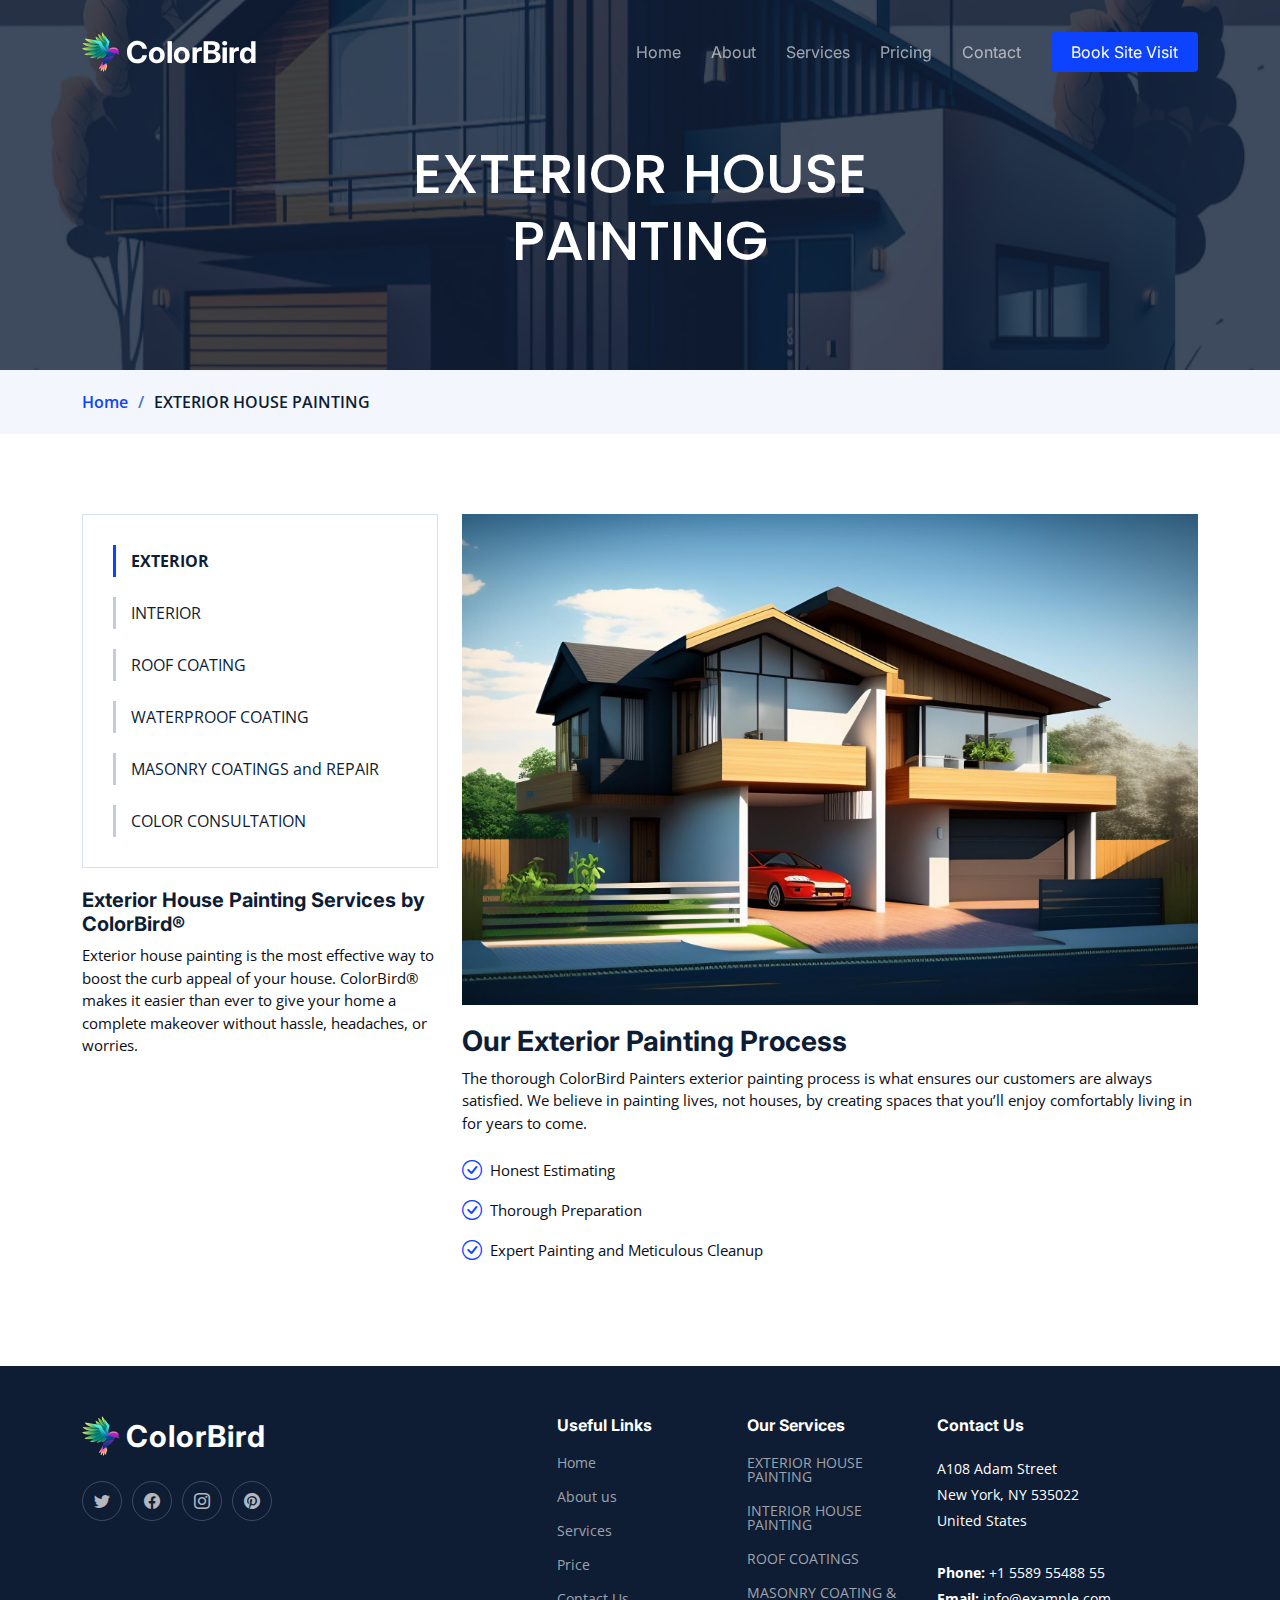
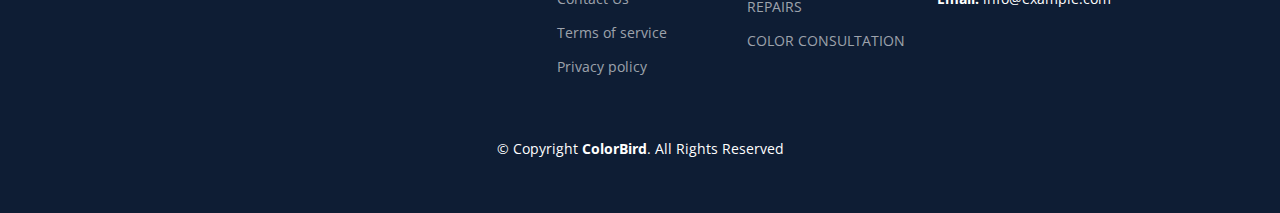
<file: Logis/Logis/exterior.html>
<!DOCTYPE html>
<html lang="en">

<head>
  <meta charset="utf-8">
  <meta content="width=device-width, initial-scale=1.0" name="viewport">

  <title>ColorBird</title>
  <meta content="" name="description">
  <meta content="" name="keywords">

  <!-- Favicons -->
  <link href="assets/favicon_io (1)/favicon.ico" rel="icon">
  <!-- Google Fonts -->
  <link rel="preconnect" href="https://fonts.googleapis.com">
  <link rel="preconnect" href="https://fonts.gstatic.com" crossorigin>
  <link href="https://fonts.googleapis.com/css2?family=Open+Sans:ital,wght@0,300;0,400;0,500;0,600;0,700;1,300;1,400;1,600;1,700&family=Poppins:ital,wght@0,300;0,400;0,500;0,600;0,700;1,300;1,400;1,500;1,600;1,700&family=Inter:ital,wght@0,300;0,400;0,500;0,600;0,700;1,300;1,400;1,500;1,600;1,700&display=swap" rel="stylesheet">

  <!-- Vendor CSS Files -->
  <link href="assets/vendor/bootstrap/css/bootstrap.min.css" rel="stylesheet">
  <link href="assets/vendor/bootstrap-icons/bootstrap-icons.css" rel="stylesheet">
  <link href="assets/vendor/fontawesome-free/css/all.min.css" rel="stylesheet">
  <link href="assets/vendor/glightbox/css/glightbox.min.css" rel="stylesheet">
  <link href="assets/vendor/swiper/swiper-bundle.min.css" rel="stylesheet">
  <link href="assets/vendor/aos/aos.css" rel="stylesheet">

  <!-- Template Main CSS File -->
  <link href="assets/css/main.css" rel="stylesheet">

  <!-- =======================================================
  * Template Name: Logis
  * Updated: Aug 30 2023 with Bootstrap v5.3.1
  * Template URL: https://bootstrapmade.com/logis-bootstrap-logistics-website-template/
  * Author: BootstrapMade.com
  * License: https://bootstrapmade.com/license/
  ======================================================== -->
</head>

<body>

  <!-- ======= Header ======= -->
  <header id="header" class="header d-flex align-items-center fixed-top">
    <div class="container-fluid container-xl d-flex align-items-center justify-content-between">

      <a href="index.html" class="logo d-flex align-items-center">
        <!-- Uncomment the line below if you also wish to use an image logo -->
        <!-- <img src="assets/img/logo.png" alt=""> -->
        <img src="assets/img/bird_2 [Converted].svg" alt="">
        <h1 >ColorBird</h1>
      </a>

      <i class="mobile-nav-toggle mobile-nav-show bi bi-list"></i>
      <i class="mobile-nav-toggle mobile-nav-hide d-none bi bi-x"></i>
      <nav id="navbar" class="navbar">
        <ul>
          <li><a href="index.html">Home</a></li>
          <li><a href="about.html">About</a></li>
          <li><a href="services.html">Services</a></li>
          <li><a href="pricing.html">Pricing</a></li>
          <!-- <li class="dropdown"><a href="#"><span>Drop Down</span> <i class="bi bi-chevron-down dropdown-indicator"></i></a>
            <ul>
              <li><a href="#">Drop Down 1</a></li>
              <li class="dropdown"><a href="#"><span>Deep Drop Down</span> <i class="bi bi-chevron-down dropdown-indicator"></i></a>
                <ul>
                  <li><a href="#">Deep Drop Down 1</a></li>
                  <li><a href="#">Deep Drop Down 2</a></li>
                  <li><a href="#">Deep Drop Down 3</a></li>
                  <li><a href="#">Deep Drop Down 4</a></li>
                  <li><a href="#">Deep Drop Down 5</a></li>
                </ul>
              </li>
              <li><a href="#">Drop Down 2</a></li>
              <li><a href="#">Drop Down 3</a></li>
              <li><a href="#">Drop Down 4</a></li>
            </ul>
          </li> -->
          <li><a href="contact.html">Contact</a></li>
          <li><a class="get-a-quote" href="get-a-quote.html">Book Site Visit</a></li>
        </ul>
      </nav><!-- .navbar -->

    </div>
  </header><!-- End Header -->
  <!-- End Header -->

  <main id="main">

    <!-- ======= Breadcrumbs ======= -->
    <div class="breadcrumbs">
      <div class="page-header d-flex align-items-center" style="background-image: url('assets/css/luxury.jpg');">
        <div class="container position-relative">
          <div class="row d-flex justify-content-center">
            <div class="col-lg-6 text-center">
              <h2>EXTERIOR HOUSE PAINTING</h2>
              <p></p>
            </div>
          </div>
        </div>
      </div>
      <nav>
        <div class="container">
          <ol>
            <li><a href="index.html">Home</a></li>
            <li>EXTERIOR HOUSE PAINTING</li>
          </ol>
        </div>
      </nav>
    </div><!-- End Breadcrumbs -->

    <!-- ======= Service Details Section ======= -->
    <section id="service-details" class="service-details">
      <div class="container" data-aos="fade-up">

        <div class="row gy-4">

          <div class="col-lg-4">
            <div class="services-list">
              <a href="exterior.html" class="active">EXTERIOR</a>
              <a href="interior.html">INTERIOR</a>
              <a href="roof.html">ROOF COATING</a>
              <a href="waterproof.html">WATERPROOF COATING</a>
              <a href="masonry.html">MASONRY COATINGS and REPAIR</a>
              <a href="color.html">COLOR CONSULTATION</a>
            </div>

            <h4>Exterior House Painting Services by ColorBird®</h4>
            <p>Exterior house painting is the most effective way to boost the curb appeal of your house. ColorBird® makes it easier than ever to give your home a complete makeover without hassle, headaches, or worries.</p>
          </div>

          <div class="col-lg-8">
            <img src="assets/img/detail/house-with-red-car-front-it.jpg" alt="" class="img-fluid services-img">
            <h3>Our Exterior Painting Process</h3>
            <p>
              The thorough ColorBird Painters exterior painting process is what ensures our customers are always satisfied. We believe in painting lives, not houses, by creating spaces that you’ll enjoy comfortably living in for years to come.


            </p>
            <ul>
              <li><i class="bi bi-check-circle"></i> <span> Honest Estimating</span></li>
              <li><i class="bi bi-check-circle"></i> <span>Thorough Preparation</span></li>
              <li><i class="bi bi-check-circle"></i> <span>Expert Painting and Meticulous Cleanup</span></li>
            </ul>
            <!-- <p>
              Est reprehenderit voluptatem necessitatibus asperiores neque sed ea illo. Deleniti quam sequi optio iste veniam repellat odit. Aut pariatur itaque nesciunt fuga.
            </p>
            <p>
              Sunt rem odit accusantium omnis perspiciatis officia. Laboriosam aut consequuntur recusandae mollitia doloremque est architecto cupiditate ullam. Quia est ut occaecati fuga. Distinctio ex repellendus eveniet velit sint quia sapiente cumque. Et ipsa perferendis ut nihil. Laboriosam vel voluptates tenetur nostrum. Eaque iusto cupiditate et totam et quia dolorum in. Sunt molestiae ipsum at consequatur vero. Architecto ut pariatur autem ad non cumque nesciunt qui maxime. Sunt eum quia impedit dolore alias explicabo ea.
            </p> -->
          </div>

        </div>

      </div>
    </section><!-- End Service Details Section -->

  </main><!-- End #main -->

  <!-- ======= Footer ======= -->
  <footer id="footer" class="footer">

    <div class="container">
      <div class="row gy-4">
        <div class="col-lg-5 col-md-12 footer-info">
          <a href="index.html" class="logo d-flex align-items-center">
            <img src="assets/img/bird_2 [Converted].svg" alt="">
            <span>ColorBird</span>
          </a>
          <p></p>
          <div class="social-links d-flex mt-4">
            <a href="https://twitter.com/asianpaints" class="twitter"><i class="bi bi-twitter"></i></a>
            <a href="https://www.facebook.com/asianpaints" class="facebook"><i class="bi bi-facebook"></i></a>
            <a href="https://www.instagram.com/asianpaints/" class="instagram"><i class="bi bi-instagram"></i></a>
            <a href="https://in.pinterest.com/asianpaints/" class="linkedin"><i class="bi bi-pinterest"></i></a>
          </div>
        </div>

        <div class="col-lg-2 col-6 footer-links">
          <h4>Useful Links</h4>
          <ul>
            <li><a href="#">Home</a></li>
            <li><a href="about.html">About us</a></li>
            <li><a href="services.html">Services</a></li>
            <li><a href="pricing.html">Price</a></li>
            <li><a href="contact.html">Contact Us</a></li>
            <li><a href="#">Terms of service</a></li>
            <li><a href="#">Privacy policy</a></li>
          </ul>
        </div>

        <div class="col-lg-2 col-6 footer-links">
          <h4>Our Services</h4>
          <ul>
            <li><a href="#">EXTERIOR HOUSE PAINTING
            </a></li>
            <li><a href="#">INTERIOR HOUSE PAINTING
            </a></li>
            <li><a href="#">ROOF COATINGS</a></li>
            <li><a href="#">MASONRY COATING & REPAIRS</a></li>
            <li><a href="#">COLOR CONSULTATION</a></li>
          </ul>
        </div>

        <div class="col-lg-3 col-md-12 footer-contact text-center text-md-start">
          <h4>Contact Us</h4>
          <p>
            A108 Adam Street <br>
            New York, NY 535022<br>
            United States <br><br>
            <strong>Phone:</strong> +1 5589 55488 55<br>
            <strong>Email:</strong> info@example.com<br>
          </p>

        </div>

      </div>
    </div>

    <div class="container mt-4">
      <div class="copyright">
        &copy; Copyright <strong><span>ColorBird</span></strong>. All Rights Reserved
      </div>
      <div class="credits">
        <!-- All the links in the footer should remain intact. -->
        <!-- You can delete the links only if you purchased the pro version. -->
        <!-- Licensing information: https://bootstrapmade.com/license/ -->
        <!-- Purchase the pro version with working PHP/AJAX contact form: https://bootstrapmade.com/logis-bootstrap-logistics-website-template/ -->
        <!-- Designed by <a href="https://bootstrapmade.com/">BootstrapMade</a> -->
      </div>
    </div>

  </footer><!-- End Footer -->
  <!-- End Footer -->

  <a href="#" class="scroll-top d-flex align-items-center justify-content-center"><i class="bi bi-arrow-up-short"></i></a>

  <div id="preloader"></div>

  <!-- Vendor JS Files -->
  <script src="assets/vendor/bootstrap/js/bootstrap.bundle.min.js"></script>
  <script src="assets/vendor/purecounter/purecounter_vanilla.js"></script>
  <script src="assets/vendor/glightbox/js/glightbox.min.js"></script>
  <script src="assets/vendor/swiper/swiper-bundle.min.js"></script>
  <script src="assets/vendor/aos/aos.js"></script>
  <script src="assets/vendor/php-email-form/validate.js"></script>

  <!-- Template Main JS File -->
  <script src="assets/js/main.js"></script>

</body>

</html>
</file>
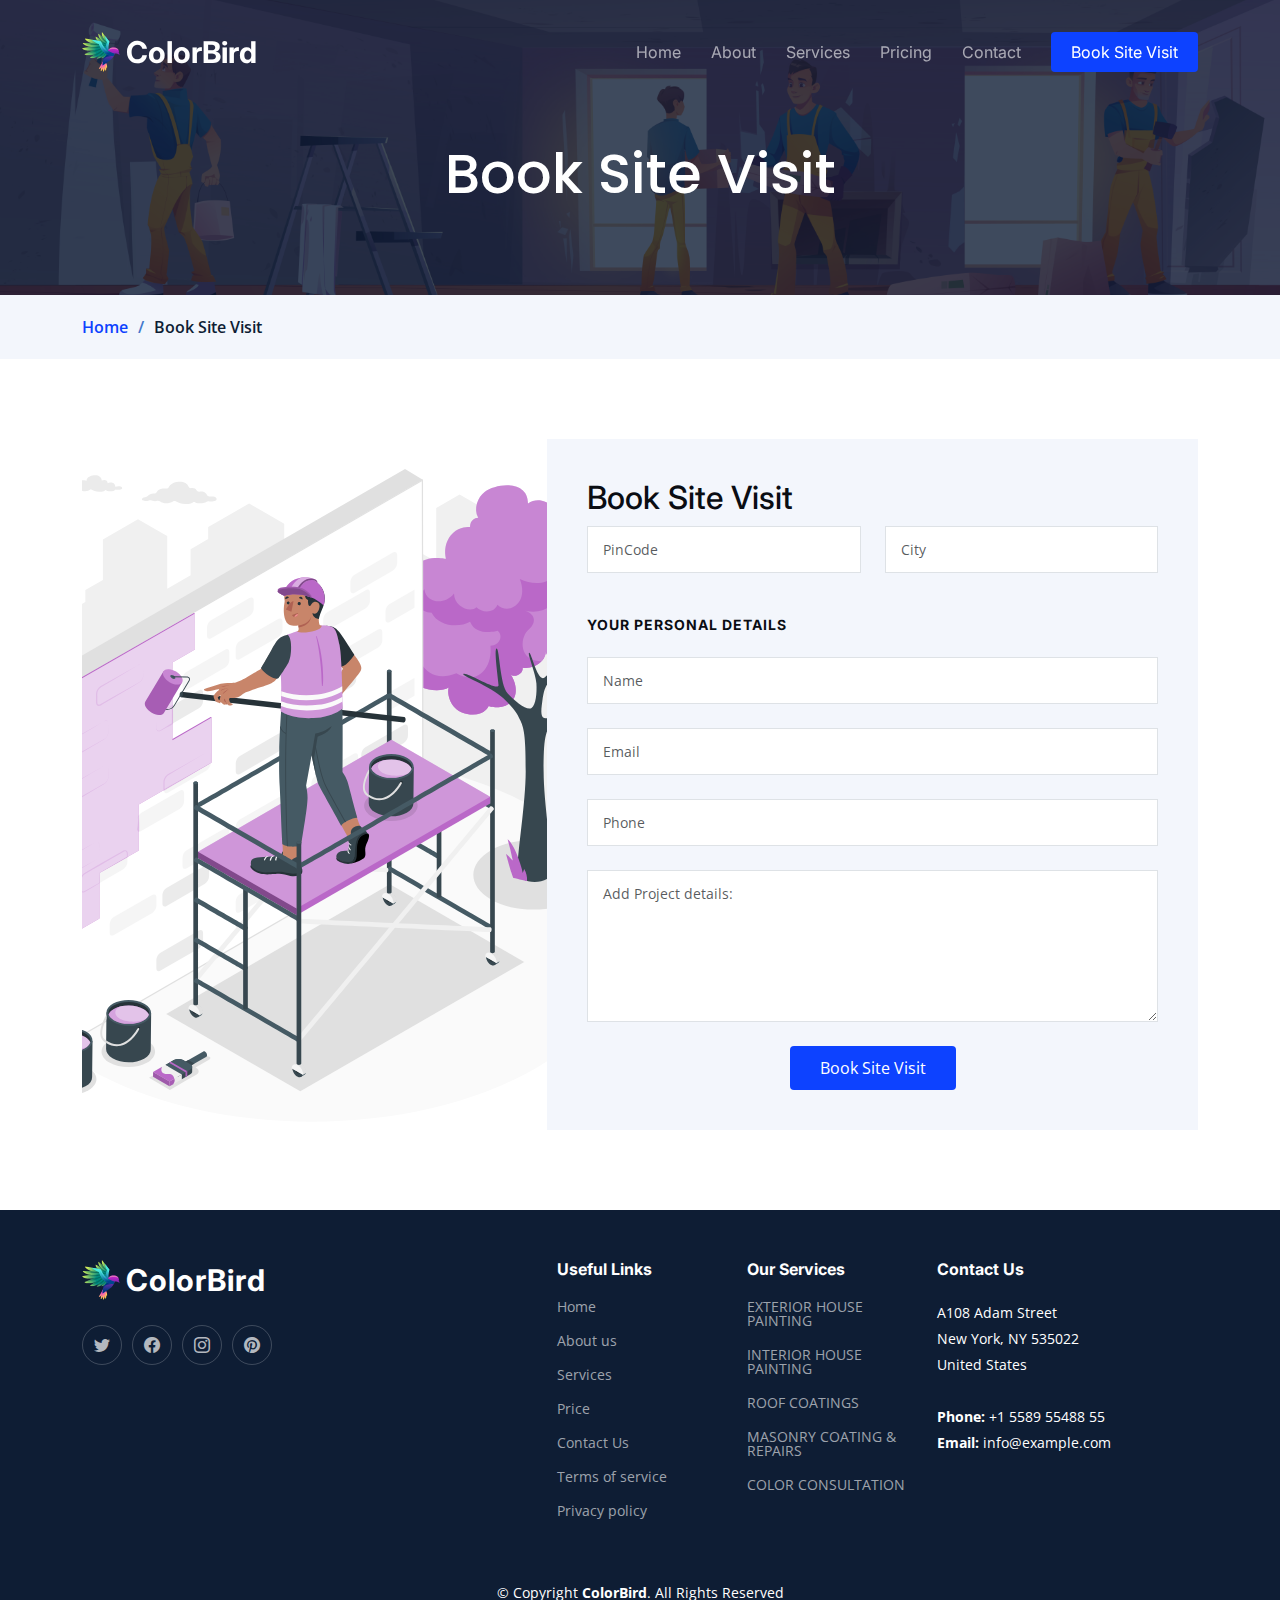
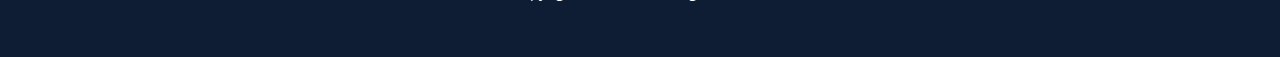
<file: Logis/Logis/get-a-quote.html>
<!DOCTYPE html>
<html lang="en">

<head>
  <meta charset="utf-8">
  <meta content="width=device-width, initial-scale=1.0" name="viewport">

  <title>Logis Bootstrap Template - Get a Quote</title>
  <meta content="" name="description">
  <meta content="" name="keywords">

  <!-- Favicons -->
  <link href="assets/favicon_io (1)/favicon.ico" rel="icon">
  <!-- Google Fonts -->
  <link rel="preconnect" href="https://fonts.googleapis.com">
  <link rel="preconnect" href="https://fonts.gstatic.com" crossorigin>
  <link href="https://fonts.googleapis.com/css2?family=Open+Sans:ital,wght@0,300;0,400;0,500;0,600;0,700;1,300;1,400;1,600;1,700&family=Poppins:ital,wght@0,300;0,400;0,500;0,600;0,700;1,300;1,400;1,500;1,600;1,700&family=Inter:ital,wght@0,300;0,400;0,500;0,600;0,700;1,300;1,400;1,500;1,600;1,700&display=swap" rel="stylesheet">

  <!-- Vendor CSS Files -->
  <link href="assets/vendor/bootstrap/css/bootstrap.min.css" rel="stylesheet">
  <link href="assets/vendor/bootstrap-icons/bootstrap-icons.css" rel="stylesheet">
  <link href="assets/vendor/fontawesome-free/css/all.min.css" rel="stylesheet">
  <link href="assets/vendor/glightbox/css/glightbox.min.css" rel="stylesheet">
  <link href="assets/vendor/swiper/swiper-bundle.min.css" rel="stylesheet">
  <link href="assets/vendor/aos/aos.css" rel="stylesheet">

  <!-- Template Main CSS File -->
  <link href="assets/css/main.css" rel="stylesheet">

  <!-- =======================================================
  * Template Name: Logis
  * Updated: Aug 30 2023 with Bootstrap v5.3.1
  * Template URL: https://bootstrapmade.com/logis-bootstrap-logistics-website-template/
  * Author: BootstrapMade.com
  * License: https://bootstrapmade.com/license/
  ======================================================== -->
</head>

<body>

  <!-- ======= Header ======= -->
  <header id="header" class="header d-flex align-items-center fixed-top">
    <div class="container-fluid container-xl d-flex align-items-center justify-content-between">

      <a href="index.html" class="logo d-flex align-items-center">
        <!-- Uncomment the line below if you also wish to use an image logo -->
        <!-- <img src="assets/img/logo.png" alt=""> -->
        <img src="assets/img/bird_2 [Converted].svg" alt="">
        <h1 >ColorBird</h1>
      </a>

      <i class="mobile-nav-toggle mobile-nav-show bi bi-list"></i>
      <i class="mobile-nav-toggle mobile-nav-hide d-none bi bi-x"></i>
      <nav id="navbar" class="navbar">
        <ul>
          <li><a href="index.html">Home</a></li>
          <li><a href="about.html">About</a></li>
          <li><a href="services.html">Services</a></li>
          <li><a href="pricing.html">Pricing</a></li>
          <!-- <li class="dropdown"><a href="#"><span>Drop Down</span> <i class="bi bi-chevron-down dropdown-indicator"></i></a>
            <ul>
              <li><a href="#">Drop Down 1</a></li>
              <li class="dropdown"><a href="#"><span>Deep Drop Down</span> <i class="bi bi-chevron-down dropdown-indicator"></i></a>
                <ul>
                  <li><a href="#">Deep Drop Down 1</a></li>
                  <li><a href="#">Deep Drop Down 2</a></li>
                  <li><a href="#">Deep Drop Down 3</a></li>
                  <li><a href="#">Deep Drop Down 4</a></li>
                  <li><a href="#">Deep Drop Down 5</a></li>
                </ul>
              </li>
              <li><a href="#">Drop Down 2</a></li>
              <li><a href="#">Drop Down 3</a></li>
              <li><a href="#">Drop Down 4</a></li>
            </ul>
          </li> -->
          <li><a href="contact.html">Contact</a></li>
          <li><a class="get-a-quote" href="get-a-quote.html">Book Site Visit</a></li>
        </ul>
      </nav><!-- .navbar -->

    </div>
  </header><!-- End Header -->
  <!-- End Header -->

  <main id="main">

    <!-- ======= Breadcrumbs ======= -->
    <div class="breadcrumbs">
      <div class="page-header d-flex align-items-center" style="background-image: url('assets/img/bookheader.jpg');">
        <div class="container position-relative">
          <div class="row d-flex justify-content-center">
            <div class="col-lg-6 text-center">
              <h2>Book Site Visit</h2>
              <!-- <p>Odio et unde deleniti. Deserunt numquam exercitationem. Officiis quo odio sint voluptas consequatur ut a odio voluptatem. Sit dolorum debitis veritatis natus dolores. Quasi ratione sint. Sit quaerat ipsum dolorem.</p> -->
            </div>
          </div>
        </div>
      </div>
      <nav>
        <div class="container">
          <ol>
            <li><a href="index.html">Home</a></li>
            <li>Book Site Visit</li>
          </ol>
        </div>
      </nav>
    </div><!-- End Breadcrumbs -->

    <!-- ======= Get a Quote Section ======= -->
    <section id="get-a-quote" class="get-a-quote">
      <div class="container" data-aos="fade-up">

        <div class="row g-0">

          <div class="col-lg-5 quote-bg" style="background-image: url(assets/img/booksite.svg);"></div>

          <div class="col-lg-7">
            <form action="forms/quote.php" method="post" class="php-email-form">
              <h2>Book Site Visit</h2>
              <!-- <p>Vel nobis odio laboriosam et hic voluptatem. Inventore vitae totam. Rerum repellendus enim linead sero park flows.</p> -->
              <div class="row gy-4">

                <div class="col-md-6">
                  <input type="text" name="departure" class="form-control" placeholder="PinCode" required>
                </div>

                <div class="col-md-6">
                  <input type="text" name="delivery" class="form-control" placeholder="City" required>
                </div>
<!-- 
                <div class="col-md-6">
                  <input type="text" name="weight" class="form-control" placeholder="" required>
                </div>

                <div class="col-md-6">
                  <input type="text" name="dimensions" class="form-control" placeholder="Dimensions (cm)" required>
                </div> -->

                <div class="col-lg-12">
                  <h4>Your Personal Details</h4>
                </div>

                <div class="col-md-12">
                  <input type="text" name="name" class="form-control" placeholder="Name" required>
                </div>

                <div class="col-md-12 ">
                  <input type="email" class="form-control" name="email" placeholder="Email" required>
                </div>

                <div class="col-md-12">
                  <input type="text" class="form-control" name="phone" placeholder="Phone" required>
                </div>

                <div class="col-md-12">
                  <textarea class="form-control" name="message" rows="6" placeholder="Add Project details:" required></textarea>
                </div>

                <div class="col-md-12 text-center">
                  <div class="loading">Loading</div>
                  <div class="error-message"></div>
                  <div class="sent-message">Your quote request has been sent successfully. Thank you!</div>

                  <button type="submit">Book Site Visit</button>
                </div>

              </div>
            </form>
          </div><!-- End Quote Form -->

        </div>

      </div>
    </section><!-- End Get a Quote Section -->

  </main><!-- End #main -->

  <!-- ======= Footer ======= -->
  <footer id="footer" class="footer">

    <div class="container">
      <div class="row gy-4">
        <div class="col-lg-5 col-md-12 footer-info">
          <a href="index.html" class="logo d-flex align-items-center">
            <img src="assets/img/bird_2 [Converted].svg" alt="">
            <span>ColorBird</span>
          </a>
          <p></p>
          <div class="social-links d-flex mt-4">
            <a href="https://twitter.com/asianpaints" class="twitter"><i class="bi bi-twitter"></i></a>
            <a href="https://www.facebook.com/asianpaints" class="facebook"><i class="bi bi-facebook"></i></a>
            <a href="https://www.instagram.com/asianpaints/" class="instagram"><i class="bi bi-instagram"></i></a>
            <a href="https://in.pinterest.com/asianpaints/" class="linkedin"><i class="bi bi-pinterest"></i></a>
          </div>
        </div>

        <div class="col-lg-2 col-6 footer-links">
          <h4>Useful Links</h4>
          <ul>
            <li><a href="#">Home</a></li>
            <li><a href="about.html">About us</a></li>
            <li><a href="services.html">Services</a></li>
            <li><a href="pricing.html">Price</a></li>
            <li><a href="contact.html">Contact Us</a></li>
            <li><a href="#">Terms of service</a></li>
            <li><a href="#">Privacy policy</a></li>
          </ul>
        </div>

        <div class="col-lg-2 col-6 footer-links">
          <h4>Our Services</h4>
          <ul>
            <li><a href="#">EXTERIOR HOUSE PAINTING
            </a></li>
            <li><a href="#">INTERIOR HOUSE PAINTING
            </a></li>
            <li><a href="#">ROOF COATINGS</a></li>
            <li><a href="#">MASONRY COATING & REPAIRS</a></li>
            <li><a href="#">COLOR CONSULTATION</a></li>
          </ul>
        </div>

        <div class="col-lg-3 col-md-12 footer-contact text-center text-md-start">
          <h4>Contact Us</h4>
          <p>
            A108 Adam Street <br>
            New York, NY 535022<br>
            United States <br><br>
            <strong>Phone:</strong> +1 5589 55488 55<br>
            <strong>Email:</strong> info@example.com<br>
          </p>

        </div>

      </div>
    </div>

    <div class="container mt-4">
      <div class="copyright">
        &copy; Copyright <strong><span>ColorBird</span></strong>. All Rights Reserved
      </div>
      <div class="credits">
        <!-- All the links in the footer should remain intact. -->
        <!-- You can delete the links only if you purchased the pro version. -->
        <!-- Licensing information: https://bootstrapmade.com/license/ -->
        <!-- Purchase the pro version with working PHP/AJAX contact form: https://bootstrapmade.com/logis-bootstrap-logistics-website-template/ -->
        <!-- Designed by <a href="https://bootstrapmade.com/">BootstrapMade</a> -->
      </div>
    </div>

  </footer><!-- End Footer -->
  <!-- End Footer -->

  <a href="#" class="scroll-top d-flex align-items-center justify-content-center"><i class="bi bi-arrow-up-short"></i></a>

  <div id="preloader"></div>

  <!-- Vendor JS Files -->
  <script src="assets/vendor/bootstrap/js/bootstrap.bundle.min.js"></script>
  <script src="assets/vendor/purecounter/purecounter_vanilla.js"></script>
  <script src="assets/vendor/glightbox/js/glightbox.min.js"></script>
  <script src="assets/vendor/swiper/swiper-bundle.min.js"></script>
  <script src="assets/vendor/aos/aos.js"></script>
  <script src="assets/vendor/php-email-form/validate.js"></script>

  <!-- Template Main JS File -->
  <script src="assets/js/main.js"></script>

</body>

</html>
</file>
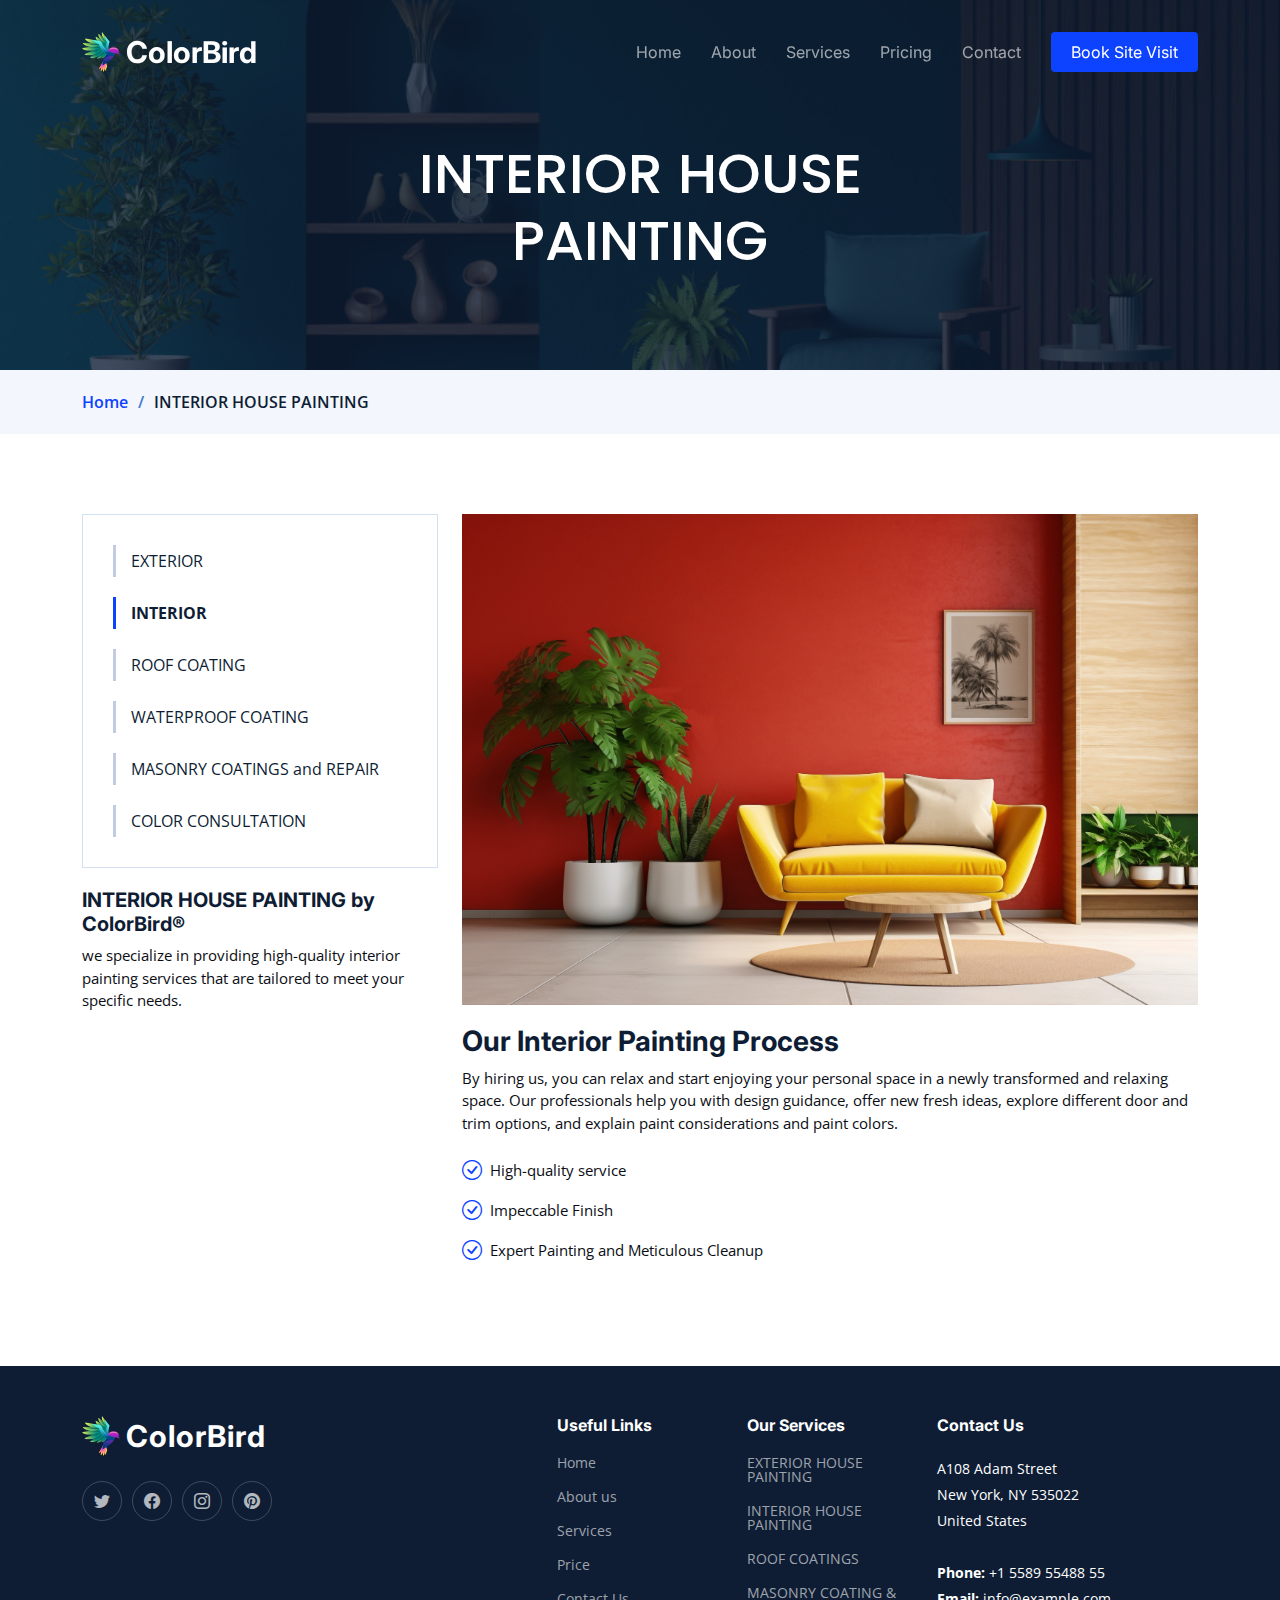
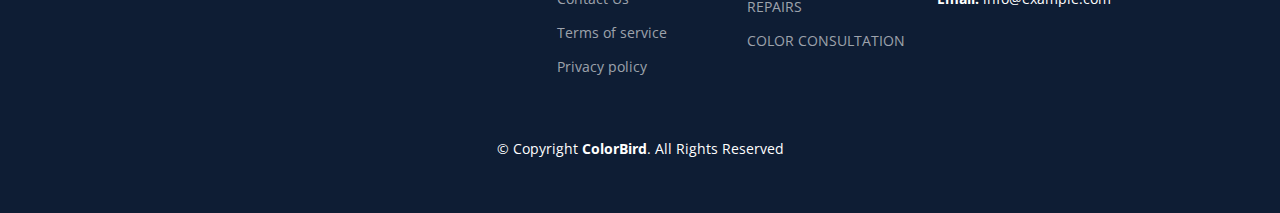
<file: Logis/Logis/interior.html>
<!DOCTYPE html>
<html lang="en">

<head>
  <meta charset="utf-8">
  <meta content="width=device-width, initial-scale=1.0" name="viewport">

  <title>ColorBird</title>
  <meta content="" name="description">
  <meta content="" name="keywords">

  <!-- Favicons -->
  <link href="assets/favicon_io (1)/favicon.ico" rel="icon">
  <!-- Google Fonts -->
  <link rel="preconnect" href="https://fonts.googleapis.com">
  <link rel="preconnect" href="https://fonts.gstatic.com" crossorigin>
  <link href="https://fonts.googleapis.com/css2?family=Open+Sans:ital,wght@0,300;0,400;0,500;0,600;0,700;1,300;1,400;1,600;1,700&family=Poppins:ital,wght@0,300;0,400;0,500;0,600;0,700;1,300;1,400;1,500;1,600;1,700&family=Inter:ital,wght@0,300;0,400;0,500;0,600;0,700;1,300;1,400;1,500;1,600;1,700&display=swap" rel="stylesheet">

  <!-- Vendor CSS Files -->
  <link href="assets/vendor/bootstrap/css/bootstrap.min.css" rel="stylesheet">
  <link href="assets/vendor/bootstrap-icons/bootstrap-icons.css" rel="stylesheet">
  <link href="assets/vendor/fontawesome-free/css/all.min.css" rel="stylesheet">
  <link href="assets/vendor/glightbox/css/glightbox.min.css" rel="stylesheet">
  <link href="assets/vendor/swiper/swiper-bundle.min.css" rel="stylesheet">
  <link href="assets/vendor/aos/aos.css" rel="stylesheet">

  <!-- Template Main CSS File -->
  <link href="assets/css/main.css" rel="stylesheet">

  <!-- =======================================================
  * Template Name: Logis
  * Updated: Aug 30 2023 with Bootstrap v5.3.1
  * Template URL: https://bootstrapmade.com/logis-bootstrap-logistics-website-template/
  * Author: BootstrapMade.com
  * License: https://bootstrapmade.com/license/
  ======================================================== -->
</head>

<body>

  <!-- ======= Header ======= -->
  <header id="header" class="header d-flex align-items-center fixed-top">
    <div class="container-fluid container-xl d-flex align-items-center justify-content-between">

      <a href="index.html" class="logo d-flex align-items-center">
        <!-- Uncomment the line below if you also wish to use an image logo -->
        <!-- <img src="assets/img/logo.png" alt=""> -->
        <img src="assets/img/bird_2 [Converted].svg" alt="">
        <h1 >ColorBird</h1>
      </a>

      <i class="mobile-nav-toggle mobile-nav-show bi bi-list"></i>
      <i class="mobile-nav-toggle mobile-nav-hide d-none bi bi-x"></i>
      <nav id="navbar" class="navbar">
        <ul>
          <li><a href="index.html">Home</a></li>
          <li><a href="about.html">About</a></li>
          <li><a href="services.html">Services</a></li>
          <li><a href="pricing.html">Pricing</a></li>
          <!-- <li class="dropdown"><a href="#"><span>Drop Down</span> <i class="bi bi-chevron-down dropdown-indicator"></i></a>
            <ul>
              <li><a href="#">Drop Down 1</a></li>
              <li class="dropdown"><a href="#"><span>Deep Drop Down</span> <i class="bi bi-chevron-down dropdown-indicator"></i></a>
                <ul>
                  <li><a href="#">Deep Drop Down 1</a></li>
                  <li><a href="#">Deep Drop Down 2</a></li>
                  <li><a href="#">Deep Drop Down 3</a></li>
                  <li><a href="#">Deep Drop Down 4</a></li>
                  <li><a href="#">Deep Drop Down 5</a></li>
                </ul>
              </li>
              <li><a href="#">Drop Down 2</a></li>
              <li><a href="#">Drop Down 3</a></li>
              <li><a href="#">Drop Down 4</a></li>
            </ul>
          </li> -->
          <li><a href="contact.html">Contact</a></li>
          <li><a class="get-a-quote" href="get-a-quote.html">Book Site Visit</a></li>
        </ul>
      </nav><!-- .navbar -->

    </div>
  </header><!-- End Header -->
  <!-- End Header -->

  <main id="main">

    <!-- ======= Breadcrumbs ======= -->
    <div class="breadcrumbs">
      <div class="page-header d-flex align-items-center" style="background-image: url('assets/css/living\ room.jpg');">
        <div class="container position-relative">
          <div class="row d-flex justify-content-center">
            <div class="col-lg-6 text-center">
              <h2>INTERIOR HOUSE PAINTING</h2>
              <p></p>
            </div>
          </div>
        </div>
      </div>
      <nav>
        <div class="container">
          <ol>
            <li><a href="index.html">Home</a></li>
            <li>INTERIOR HOUSE PAINTING</li>
          </ol>
        </div>
      </nav>
    </div><!-- End Breadcrumbs -->

    <!-- ======= Service Details Section ======= -->
    <section id="service-details" class="service-details">
      <div class="container" data-aos="fade-up">

        <div class="row gy-4">

          <div class="col-lg-4">
            <div class="services-list">
              <a href="exterior.html" >EXTERIOR</a>
              <a href="interior.html" class="active">INTERIOR</a>
              <a href="roof.html">ROOF COATING</a>
              <a href="waterproof.html">WATERPROOF COATING</a>
              <a href="masonry.html">MASONRY COATINGS and REPAIR</a>
              <a href="color.html">COLOR CONSULTATION</a>
            </div>

            <h4>INTERIOR HOUSE PAINTING by ColorBird®</h4>
            <p>we specialize in providing high-quality interior painting services that are tailored to meet your specific needs.</p>
          </div>

          <div class="col-lg-8">
            <img src="assets/img/detail/interiordetail.jpg" alt="" class="img-fluid services-img">
            <h3>Our Interior Painting Process</h3>
            <p>
                By hiring us, you can relax and start enjoying your personal space in a newly transformed and relaxing space. Our professionals help you with design guidance, offer new fresh ideas, explore different door and trim options, and explain paint considerations and paint colors. 


            </p>
            <ul>
              <li><i class="bi bi-check-circle"></i> <span>  High-quality service</span></li>
              <li><i class="bi bi-check-circle"></i> <span>Impeccable Finish</span></li>
              <li><i class="bi bi-check-circle"></i> <span>Expert Painting and Meticulous Cleanup</span></li>
            </ul>
            <!-- <p>
              Est reprehenderit voluptatem necessitatibus asperiores neque sed ea illo. Deleniti quam sequi optio iste veniam repellat odit. Aut pariatur itaque nesciunt fuga.
            </p>
            <p>
              Sunt rem odit accusantium omnis perspiciatis officia. Laboriosam aut consequuntur recusandae mollitia doloremque est architecto cupiditate ullam. Quia est ut occaecati fuga. Distinctio ex repellendus eveniet velit sint quia sapiente cumque. Et ipsa perferendis ut nihil. Laboriosam vel voluptates tenetur nostrum. Eaque iusto cupiditate et totam et quia dolorum in. Sunt molestiae ipsum at consequatur vero. Architecto ut pariatur autem ad non cumque nesciunt qui maxime. Sunt eum quia impedit dolore alias explicabo ea.
            </p> -->
          </div>

        </div>

      </div>
    </section><!-- End Service Details Section -->

  </main><!-- End #main -->

  <!-- ======= Footer ======= -->
  <footer id="footer" class="footer">

    <div class="container">
      <div class="row gy-4">
        <div class="col-lg-5 col-md-12 footer-info">
          <a href="index.html" class="logo d-flex align-items-center">
            <img src="assets/img/bird_2 [Converted].svg" alt="">
            <span>ColorBird</span>
          </a>
          <p></p>
          <div class="social-links d-flex mt-4">
            <a href="https://twitter.com/asianpaints" class="twitter"><i class="bi bi-twitter"></i></a>
            <a href="https://www.facebook.com/asianpaints" class="facebook"><i class="bi bi-facebook"></i></a>
            <a href="https://www.instagram.com/asianpaints/" class="instagram"><i class="bi bi-instagram"></i></a>
            <a href="https://in.pinterest.com/asianpaints/" class="linkedin"><i class="bi bi-pinterest"></i></a>
          </div>
        </div>

        <div class="col-lg-2 col-6 footer-links">
          <h4>Useful Links</h4>
          <ul>
            <li><a href="#">Home</a></li>
            <li><a href="about.html">About us</a></li>
            <li><a href="services.html">Services</a></li>
            <li><a href="pricing.html">Price</a></li>
            <li><a href="contact.html">Contact Us</a></li>
            <li><a href="#">Terms of service</a></li>
            <li><a href="#">Privacy policy</a></li>
          </ul>
        </div>

        <div class="col-lg-2 col-6 footer-links">
          <h4>Our Services</h4>
          <ul>
            <li><a href="#">EXTERIOR HOUSE PAINTING
            </a></li>
            <li><a href="#">INTERIOR HOUSE PAINTING
            </a></li>
            <li><a href="#">ROOF COATINGS</a></li>
            <li><a href="#">MASONRY COATING & REPAIRS</a></li>
            <li><a href="#">COLOR CONSULTATION</a></li>
          </ul>
        </div>

        <div class="col-lg-3 col-md-12 footer-contact text-center text-md-start">
          <h4>Contact Us</h4>
          <p>
            A108 Adam Street <br>
            New York, NY 535022<br>
            United States <br><br>
            <strong>Phone:</strong> +1 5589 55488 55<br>
            <strong>Email:</strong> info@example.com<br>
          </p>

        </div>

      </div>
    </div>

    <div class="container mt-4">
      <div class="copyright">
        &copy; Copyright <strong><span>ColorBird</span></strong>. All Rights Reserved
      </div>
      <div class="credits">
        <!-- All the links in the footer should remain intact. -->
        <!-- You can delete the links only if you purchased the pro version. -->
        <!-- Licensing information: https://bootstrapmade.com/license/ -->
        <!-- Purchase the pro version with working PHP/AJAX contact form: https://bootstrapmade.com/logis-bootstrap-logistics-website-template/ -->
        <!-- Designed by <a href="https://bootstrapmade.com/">BootstrapMade</a> -->
      </div>
    </div>

  </footer><!-- End Footer -->
  <!-- End Footer -->

  <a href="#" class="scroll-top d-flex align-items-center justify-content-center"><i class="bi bi-arrow-up-short"></i></a>

  <div id="preloader"></div>

  <!-- Vendor JS Files -->
  <script src="assets/vendor/bootstrap/js/bootstrap.bundle.min.js"></script>
  <script src="assets/vendor/purecounter/purecounter_vanilla.js"></script>
  <script src="assets/vendor/glightbox/js/glightbox.min.js"></script>
  <script src="assets/vendor/swiper/swiper-bundle.min.js"></script>
  <script src="assets/vendor/aos/aos.js"></script>
  <script src="assets/vendor/php-email-form/validate.js"></script>

  <!-- Template Main JS File -->
  <script src="assets/js/main.js"></script>

</body>

</html>
</file>
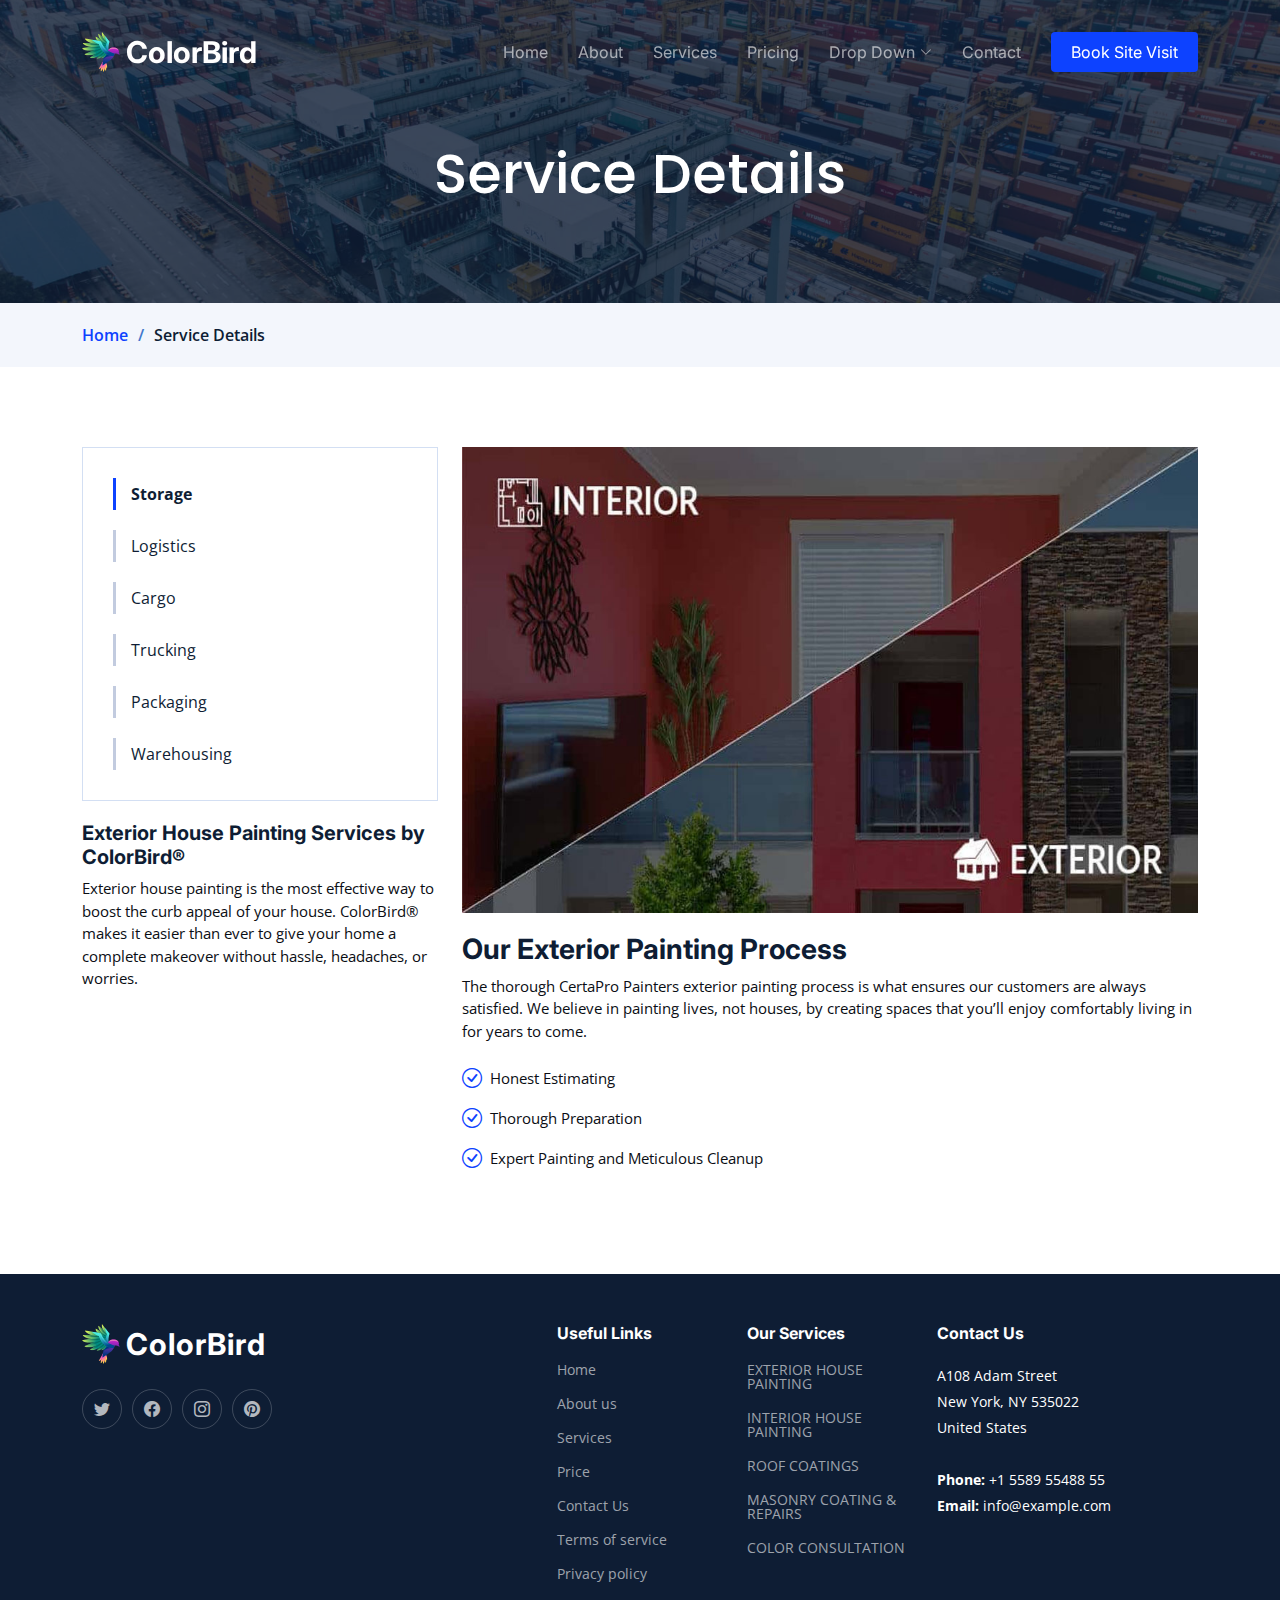
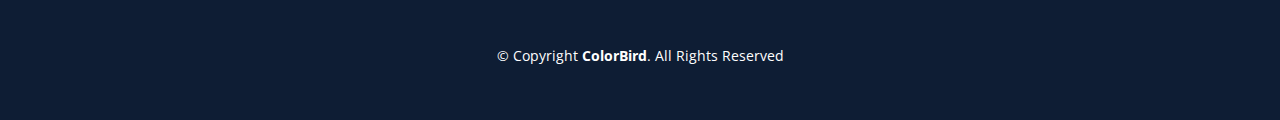
<file: Logis/Logis/interiorexterior.html>
<!DOCTYPE html>
<html lang="en">

<head>
  <meta charset="utf-8">
  <meta content="width=device-width, initial-scale=1.0" name="viewport">

  <title>ColorBird</title>
  <meta content="" name="description">
  <meta content="" name="keywords">

  <!-- Favicons -->
  <link href="assets/favicon_io (1)/favicon.ico" rel="icon">
  <!-- Google Fonts -->
  <link rel="preconnect" href="https://fonts.googleapis.com">
  <link rel="preconnect" href="https://fonts.gstatic.com" crossorigin>
  <link href="https://fonts.googleapis.com/css2?family=Open+Sans:ital,wght@0,300;0,400;0,500;0,600;0,700;1,300;1,400;1,600;1,700&family=Poppins:ital,wght@0,300;0,400;0,500;0,600;0,700;1,300;1,400;1,500;1,600;1,700&family=Inter:ital,wght@0,300;0,400;0,500;0,600;0,700;1,300;1,400;1,500;1,600;1,700&display=swap" rel="stylesheet">

  <!-- Vendor CSS Files -->
  <link href="assets/vendor/bootstrap/css/bootstrap.min.css" rel="stylesheet">
  <link href="assets/vendor/bootstrap-icons/bootstrap-icons.css" rel="stylesheet">
  <link href="assets/vendor/fontawesome-free/css/all.min.css" rel="stylesheet">
  <link href="assets/vendor/glightbox/css/glightbox.min.css" rel="stylesheet">
  <link href="assets/vendor/swiper/swiper-bundle.min.css" rel="stylesheet">
  <link href="assets/vendor/aos/aos.css" rel="stylesheet">

  <!-- Template Main CSS File -->
  <link href="assets/css/main.css" rel="stylesheet">

  <!-- =======================================================
  * Template Name: Logis
  * Updated: Aug 30 2023 with Bootstrap v5.3.1
  * Template URL: https://bootstrapmade.com/logis-bootstrap-logistics-website-template/
  * Author: BootstrapMade.com
  * License: https://bootstrapmade.com/license/
  ======================================================== -->
</head>

<body>

  <!-- ======= Header ======= -->
  <header id="header" class="header d-flex align-items-center fixed-top">
    <div class="container-fluid container-xl d-flex align-items-center justify-content-between">

      <a href="index.html" class="logo d-flex align-items-center">
        <!-- Uncomment the line below if you also wish to use an image logo -->
        <!-- <img src="assets/img/logo.png" alt=""> -->
        <img src="assets/img/bird_2 [Converted].svg" alt="">
        <h1 >ColorBird</h1>
      </a>

      <i class="mobile-nav-toggle mobile-nav-show bi bi-list"></i>
      <i class="mobile-nav-toggle mobile-nav-hide d-none bi bi-x"></i>
      <nav id="navbar" class="navbar">
        <ul>
          <li><a href="index.html">Home</a></li>
          <li><a href="about.html">About</a></li>
          <li><a href="services.html">Services</a></li>
          <li><a href="pricing.html">Pricing</a></li>
          <li class="dropdown"><a href="#"><span>Drop Down</span> <i class="bi bi-chevron-down dropdown-indicator"></i></a>
            <ul>
              <li><a href="#">Drop Down 1</a></li>
              <li class="dropdown"><a href="#"><span>Deep Drop Down</span> <i class="bi bi-chevron-down dropdown-indicator"></i></a>
                <ul>
                  <li><a href="#">Deep Drop Down 1</a></li>
                  <li><a href="#">Deep Drop Down 2</a></li>
                  <li><a href="#">Deep Drop Down 3</a></li>
                  <li><a href="#">Deep Drop Down 4</a></li>
                  <li><a href="#">Deep Drop Down 5</a></li>
                </ul>
              </li>
              <li><a href="#">Drop Down 2</a></li>
              <li><a href="#">Drop Down 3</a></li>
              <li><a href="#">Drop Down 4</a></li>
            </ul>
          </li>
          <li><a href="contact.html">Contact</a></li>
          <li><a class="get-a-quote" href="get-a-quote.html">Book Site Visit</a></li>
        </ul>
      </nav><!-- .navbar -->

    </div>
  </header><!-- End Header -->
  <!-- End Header -->

  <main id="main">

    <!-- ======= Breadcrumbs ======= -->
    <div class="breadcrumbs">
      <div class="page-header d-flex align-items-center" style="background-image: url('assets/img/page-header.jpg');">
        <div class="container position-relative">
          <div class="row d-flex justify-content-center">
            <div class="col-lg-6 text-center">
              <h2>Service Details</h2>
              <p></p>
            </div>
          </div>
        </div>
      </div>
      <nav>
        <div class="container">
          <ol>
            <li><a href="index.html">Home</a></li>
            <li>Service Details</li>
          </ol>
        </div>
      </nav>
    </div><!-- End Breadcrumbs -->

    <!-- ======= Service Details Section ======= -->
    <section id="service-details" class="service-details">
      <div class="container" data-aos="fade-up">

        <div class="row gy-4">

          <div class="col-lg-4">
            <div class="services-list">
              <a href="#" class="active">Storage</a>
              <a href="#">Logistics</a>
              <a href="#">Cargo</a>
              <a href="#">Trucking</a>
              <a href="#">Packaging</a>
              <a href="#">Warehousing</a>
            </div>

            <h4>Exterior House Painting Services by ColorBird®</h4>
            <p>Exterior house painting is the most effective way to boost the curb appeal of your house. ColorBird® makes it easier than ever to give your home a complete makeover without hassle, headaches, or worries.</p>
          </div>

          <div class="col-lg-8">
            <img src="assets/img/interiorexterior.jpg" alt="" class="img-fluid services-img">
            <h3>Our Exterior Painting Process</h3>
            <p>
              The thorough CertaPro Painters exterior painting process is what ensures our customers are always satisfied. We believe in painting lives, not houses, by creating spaces that you’ll enjoy comfortably living in for years to come.


            </p>
            <ul>
              <li><i class="bi bi-check-circle"></i> <span> Honest Estimating</span></li>
              <li><i class="bi bi-check-circle"></i> <span>Thorough Preparation</span></li>
              <li><i class="bi bi-check-circle"></i> <span>Expert Painting and Meticulous Cleanup</span></li>
            </ul>
            <!-- <p>
              Est reprehenderit voluptatem necessitatibus asperiores neque sed ea illo. Deleniti quam sequi optio iste veniam repellat odit. Aut pariatur itaque nesciunt fuga.
            </p>
            <p>
              Sunt rem odit accusantium omnis perspiciatis officia. Laboriosam aut consequuntur recusandae mollitia doloremque est architecto cupiditate ullam. Quia est ut occaecati fuga. Distinctio ex repellendus eveniet velit sint quia sapiente cumque. Et ipsa perferendis ut nihil. Laboriosam vel voluptates tenetur nostrum. Eaque iusto cupiditate et totam et quia dolorum in. Sunt molestiae ipsum at consequatur vero. Architecto ut pariatur autem ad non cumque nesciunt qui maxime. Sunt eum quia impedit dolore alias explicabo ea.
            </p> -->
          </div>

        </div>

      </div>
    </section><!-- End Service Details Section -->

  </main><!-- End #main -->

  <!-- ======= Footer ======= -->
  <footer id="footer" class="footer">

    <div class="container">
      <div class="row gy-4">
        <div class="col-lg-5 col-md-12 footer-info">
          <a href="index.html" class="logo d-flex align-items-center">
            <img src="assets/img/bird_2 [Converted].svg" alt="">
            <span>ColorBird</span>
          </a>
          <p></p>
          <div class="social-links d-flex mt-4">
            <a href="https://twitter.com/asianpaints" class="twitter"><i class="bi bi-twitter"></i></a>
            <a href="https://www.facebook.com/asianpaints" class="facebook"><i class="bi bi-facebook"></i></a>
            <a href="https://www.instagram.com/asianpaints/" class="instagram"><i class="bi bi-instagram"></i></a>
            <a href="https://in.pinterest.com/asianpaints/" class="linkedin"><i class="bi bi-pinterest"></i></a>
          </div>
        </div>

        <div class="col-lg-2 col-6 footer-links">
          <h4>Useful Links</h4>
          <ul>
            <li><a href="#">Home</a></li>
            <li><a href="about.html">About us</a></li>
            <li><a href="services.html">Services</a></li>
            <li><a href="pricing.html">Price</a></li>
            <li><a href="contact.html">Contact Us</a></li>
            <li><a href="#">Terms of service</a></li>
            <li><a href="#">Privacy policy</a></li>
          </ul>
        </div>

        <div class="col-lg-2 col-6 footer-links">
          <h4>Our Services</h4>
          <ul>
            <li><a href="#">EXTERIOR HOUSE PAINTING
            </a></li>
            <li><a href="#">INTERIOR HOUSE PAINTING
            </a></li>
            <li><a href="#">ROOF COATINGS</a></li>
            <li><a href="#">MASONRY COATING & REPAIRS</a></li>
            <li><a href="#">COLOR CONSULTATION</a></li>
          </ul>
        </div>

        <div class="col-lg-3 col-md-12 footer-contact text-center text-md-start">
          <h4>Contact Us</h4>
          <p>
            A108 Adam Street <br>
            New York, NY 535022<br>
            United States <br><br>
            <strong>Phone:</strong> +1 5589 55488 55<br>
            <strong>Email:</strong> info@example.com<br>
          </p>

        </div>

      </div>
    </div>

    <div class="container mt-4">
      <div class="copyright">
        &copy; Copyright <strong><span>ColorBird</span></strong>. All Rights Reserved
      </div>
      <div class="credits">
        <!-- All the links in the footer should remain intact. -->
        <!-- You can delete the links only if you purchased the pro version. -->
        <!-- Licensing information: https://bootstrapmade.com/license/ -->
        <!-- Purchase the pro version with working PHP/AJAX contact form: https://bootstrapmade.com/logis-bootstrap-logistics-website-template/ -->
        <!-- Designed by <a href="https://bootstrapmade.com/">BootstrapMade</a> -->
      </div>
    </div>

  </footer><!-- End Footer -->
  <!-- End Footer -->

  <a href="#" class="scroll-top d-flex align-items-center justify-content-center"><i class="bi bi-arrow-up-short"></i></a>

  <div id="preloader"></div>

  <!-- Vendor JS Files -->
  <script src="assets/vendor/bootstrap/js/bootstrap.bundle.min.js"></script>
  <script src="assets/vendor/purecounter/purecounter_vanilla.js"></script>
  <script src="assets/vendor/glightbox/js/glightbox.min.js"></script>
  <script src="assets/vendor/swiper/swiper-bundle.min.js"></script>
  <script src="assets/vendor/aos/aos.js"></script>
  <script src="assets/vendor/php-email-form/validate.js"></script>

  <!-- Template Main JS File -->
  <script src="assets/js/main.js"></script>

</body>

</html>
</file>
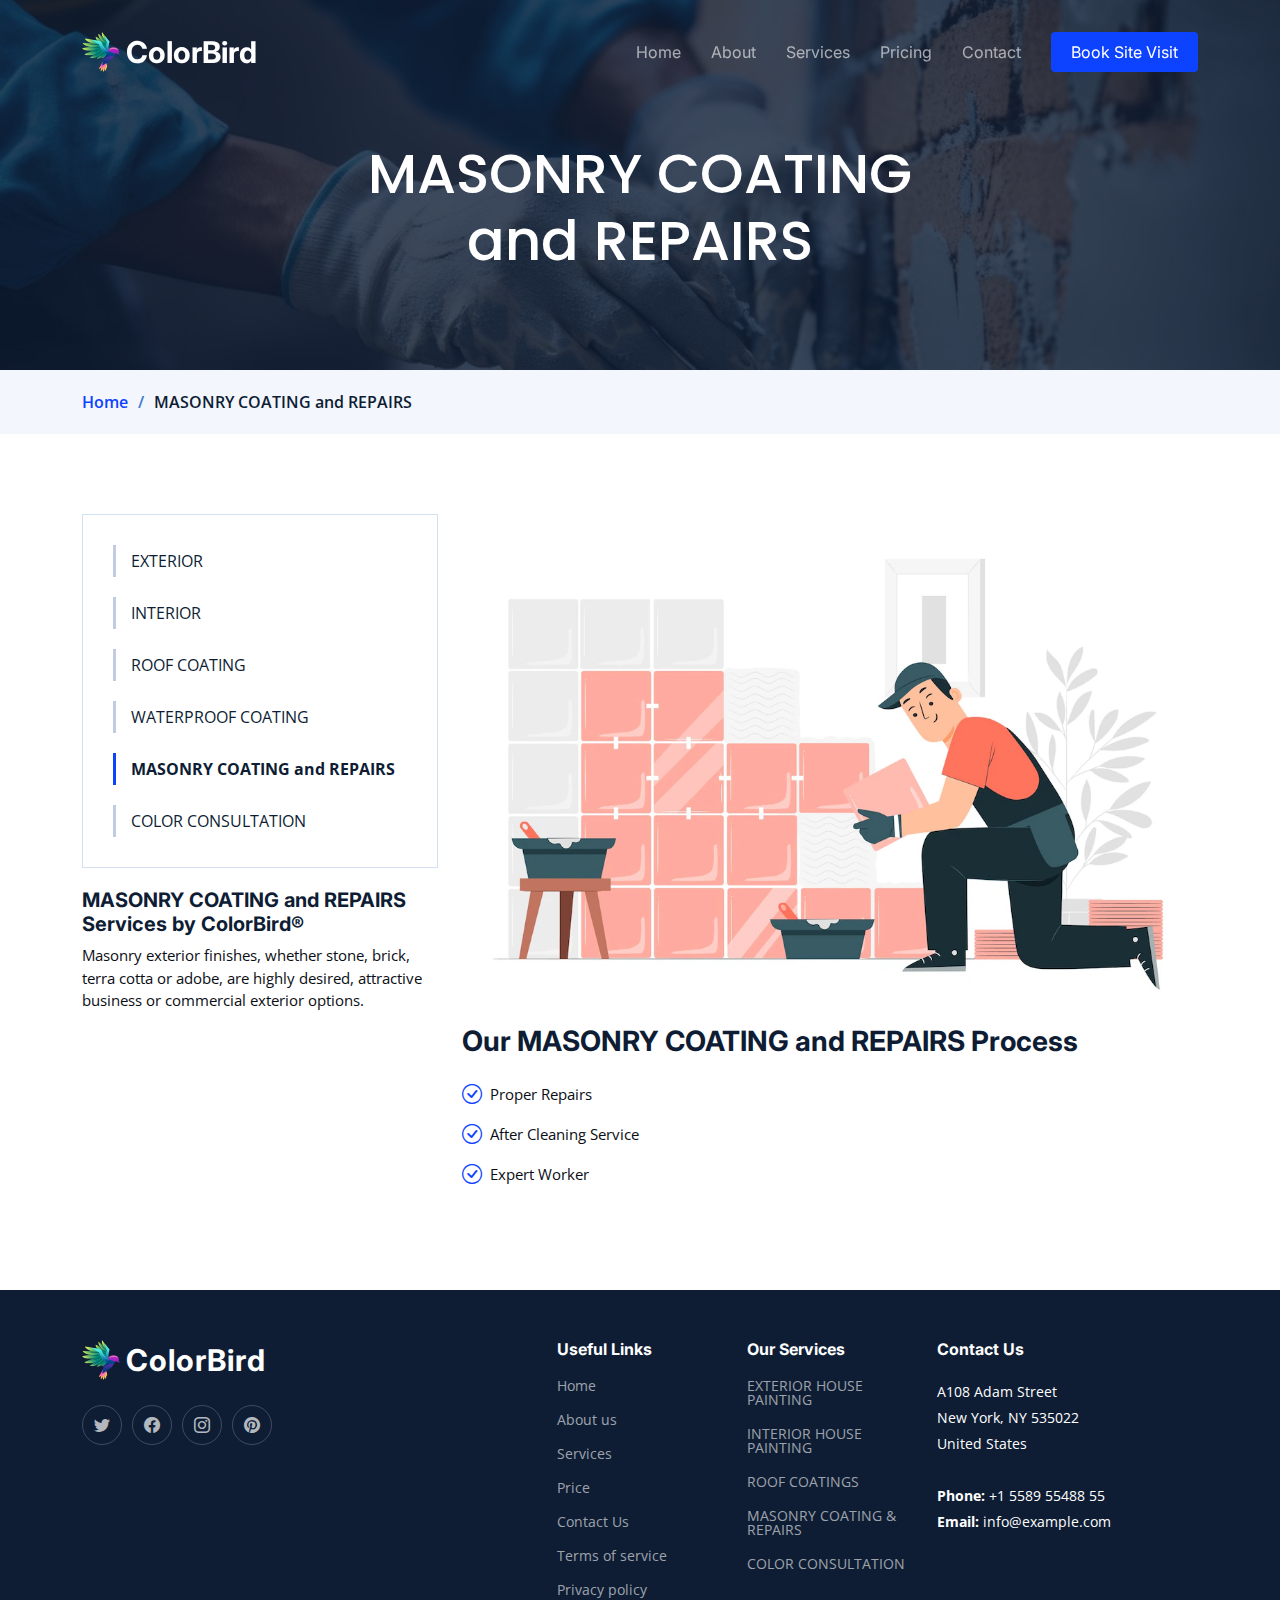
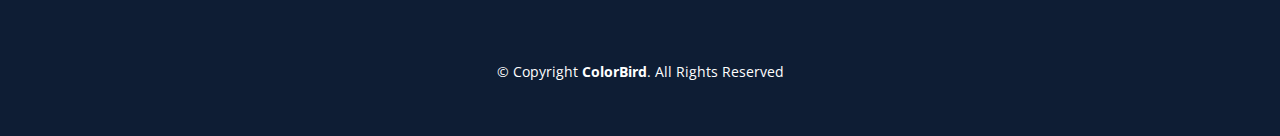
<file: Logis/Logis/masonry.html>
<!DOCTYPE html>
<html lang="en">

<head>
  <meta charset="utf-8">
  <meta content="width=device-width, initial-scale=1.0" name="viewport">

  <title>ColorBird</title>
  <meta content="" name="description">
  <meta content="" name="keywords">

  <!-- Favicons -->
  <link href="assets/favicon_io (1)/favicon.ico" rel="icon">
  <!-- Google Fonts -->
  <link rel="preconnect" href="https://fonts.googleapis.com">
  <link rel="preconnect" href="https://fonts.gstatic.com" crossorigin>
  <link href="https://fonts.googleapis.com/css2?family=Open+Sans:ital,wght@0,300;0,400;0,500;0,600;0,700;1,300;1,400;1,600;1,700&family=Poppins:ital,wght@0,300;0,400;0,500;0,600;0,700;1,300;1,400;1,500;1,600;1,700&family=Inter:ital,wght@0,300;0,400;0,500;0,600;0,700;1,300;1,400;1,500;1,600;1,700&display=swap" rel="stylesheet">

  <!-- Vendor CSS Files -->
  <link href="assets/vendor/bootstrap/css/bootstrap.min.css" rel="stylesheet">
  <link href="assets/vendor/bootstrap-icons/bootstrap-icons.css" rel="stylesheet">
  <link href="assets/vendor/fontawesome-free/css/all.min.css" rel="stylesheet">
  <link href="assets/vendor/glightbox/css/glightbox.min.css" rel="stylesheet">
  <link href="assets/vendor/swiper/swiper-bundle.min.css" rel="stylesheet">
  <link href="assets/vendor/aos/aos.css" rel="stylesheet">

  <!-- Template Main CSS File -->
  <link href="assets/css/main.css" rel="stylesheet">

  <!-- =======================================================
  * Template Name: Logis
  * Updated: Aug 30 2023 with Bootstrap v5.3.1
  * Template URL: https://bootstrapmade.com/logis-bootstrap-logistics-website-template/
  * Author: BootstrapMade.com
  * License: https://bootstrapmade.com/license/
  ======================================================== -->
</head>

<body>

  <!-- ======= Header ======= -->
  <header id="header" class="header d-flex align-items-center fixed-top">
    <div class="container-fluid container-xl d-flex align-items-center justify-content-between">

      <a href="index.html" class="logo d-flex align-items-center">
        <!-- Uncomment the line below if you also wish to use an image logo -->
        <!-- <img src="assets/img/logo.png" alt=""> -->
        <img src="assets/img/bird_2 [Converted].svg" alt="">
        <h1 >ColorBird</h1>
      </a>

      <i class="mobile-nav-toggle mobile-nav-show bi bi-list"></i>
      <i class="mobile-nav-toggle mobile-nav-hide d-none bi bi-x"></i>
      <nav id="navbar" class="navbar">
        <ul>
          <li><a href="index.html">Home</a></li>
          <li><a href="about.html">About</a></li>
          <li><a href="services.html">Services</a></li>
          <li><a href="pricing.html">Pricing</a></li>
          <!-- <li class="dropdown"><a href="#"><span>Drop Down</span> <i class="bi bi-chevron-down dropdown-indicator"></i></a>
            <ul>
              <li><a href="#">Drop Down 1</a></li>
              <li class="dropdown"><a href="#"><span>Deep Drop Down</span> <i class="bi bi-chevron-down dropdown-indicator"></i></a>
                <ul>
                  <li><a href="#">Deep Drop Down 1</a></li>
                  <li><a href="#">Deep Drop Down 2</a></li>
                  <li><a href="#">Deep Drop Down 3</a></li>
                  <li><a href="#">Deep Drop Down 4</a></li>
                  <li><a href="#">Deep Drop Down 5</a></li>
                </ul>
              </li>
              <li><a href="#">Drop Down 2</a></li>
              <li><a href="#">Drop Down 3</a></li>
              <li><a href="#">Drop Down 4</a></li>
            </ul>
          </li> -->
          <li><a href="contact.html">Contact</a></li>
          <li><a class="get-a-quote" href="get-a-quote.html">Book Site Visit</a></li>
        </ul>
      </nav><!-- .navbar -->

    </div>
  </header><!-- End Header -->
  <!-- End Header -->

  <main id="main">

    <!-- ======= Breadcrumbs ======= -->
    <div class="breadcrumbs">
      <div class="page-header d-flex align-items-center" style="background-image: url('assets/img/masonrynew.jpg');">
        <div class="container position-relative">
          <div class="row d-flex justify-content-center">
            <div class="col-lg-6 text-center">
              <h2>MASONRY COATING and REPAIRS
              </h2>
              <p></p>
            </div>
          </div>
        </div>
      </div>
      <nav>
        <div class="container">
          <ol>
            <li><a href="index.html">Home</a></li>
            <li>MASONRY COATING and REPAIRS
            </li>
          </ol>
        </div>
      </nav>
    </div><!-- End Breadcrumbs -->

    <!-- ======= Service Details Section ======= -->
    <section id="service-details" class="service-details">
      <div class="container" data-aos="fade-up">

        <div class="row gy-4">

          <div class="col-lg-4">
            <div class="services-list">
              <a href="exterior.html" >EXTERIOR</a>
              <a href="interior.html">INTERIOR</a>
              <a href="roof.html">ROOF COATING</a>
              <a href="waterproof.html">WATERPROOF COATING</a>
              <a href="masonry.html" class="active">MASONRY COATING and REPAIRS</a>
              <a href="color.html">COLOR CONSULTATION</a>
            </div>

            <h4>MASONRY COATING and REPAIRS
              Services by ColorBird®</h4>
            <p>Masonry exterior finishes, whether stone, brick, terra cotta or adobe, are highly desired, attractive business or commercial exterior options.</p>
          </div>

          <div class="col-lg-8">
            <img src="assets/img/detail/masonary.webp" alt="" class="img-fluid services-img">
            <h3>Our MASONRY COATING and REPAIRS
              Process</h3>
            <p>
              <!-- The thorough CertaPro Painters exterior painting process is what ensures our customers are always satisfied. We believe in painting lives, not houses, by creating spaces that you’ll enjoy comfortably living in for years to come. -->


            </p>
            <ul>
              <li><i class="bi bi-check-circle"></i> <span> Proper Repairs</span></li>
              <li><i class="bi bi-check-circle"></i> <span>After Cleaning Service</span></li>
              <li><i class="bi bi-check-circle"></i> <span>Expert Worker</span></li>
            </ul>
            <!-- <p>
              Est reprehenderit voluptatem necessitatibus asperiores neque sed ea illo. Deleniti quam sequi optio iste veniam repellat odit. Aut pariatur itaque nesciunt fuga.
            </p>
            <p>
              Sunt rem odit accusantium omnis perspiciatis officia. Laboriosam aut consequuntur recusandae mollitia doloremque est architecto cupiditate ullam. Quia est ut occaecati fuga. Distinctio ex repellendus eveniet velit sint quia sapiente cumque. Et ipsa perferendis ut nihil. Laboriosam vel voluptates tenetur nostrum. Eaque iusto cupiditate et totam et quia dolorum in. Sunt molestiae ipsum at consequatur vero. Architecto ut pariatur autem ad non cumque nesciunt qui maxime. Sunt eum quia impedit dolore alias explicabo ea.
            </p> -->
          </div>

        </div>

      </div>
    </section><!-- End Service Details Section -->

  </main><!-- End #main -->

  <!-- ======= Footer ======= -->
  <footer id="footer" class="footer">

    <div class="container">
      <div class="row gy-4">
        <div class="col-lg-5 col-md-12 footer-info">
          <a href="index.html" class="logo d-flex align-items-center">
            <img src="assets/img/bird_2 [Converted].svg" alt="">
            <span>ColorBird</span>
          </a>
          <p></p>
          <div class="social-links d-flex mt-4">
            <a href="https://twitter.com/asianpaints" class="twitter"><i class="bi bi-twitter"></i></a>
            <a href="https://www.facebook.com/asianpaints" class="facebook"><i class="bi bi-facebook"></i></a>
            <a href="https://www.instagram.com/asianpaints/" class="instagram"><i class="bi bi-instagram"></i></a>
            <a href="https://in.pinterest.com/asianpaints/" class="linkedin"><i class="bi bi-pinterest"></i></a>
          </div>
        </div>

        <div class="col-lg-2 col-6 footer-links">
          <h4>Useful Links</h4>
          <ul>
            <li><a href="#">Home</a></li>
            <li><a href="about.html">About us</a></li>
            <li><a href="services.html">Services</a></li>
            <li><a href="pricing.html">Price</a></li>
            <li><a href="contact.html">Contact Us</a></li>
            <li><a href="#">Terms of service</a></li>
            <li><a href="#">Privacy policy</a></li>
          </ul>
        </div>

        <div class="col-lg-2 col-6 footer-links">
          <h4>Our Services</h4>
          <ul>
            <li><a href="#">EXTERIOR HOUSE PAINTING
            </a></li>
            <li><a href="#">INTERIOR HOUSE PAINTING
            </a></li>
            <li><a href="#">ROOF COATINGS</a></li>
            <li><a href="#">MASONRY COATING & REPAIRS</a></li>
            <li><a href="#">COLOR CONSULTATION</a></li>
          </ul>
        </div>

        <div class="col-lg-3 col-md-12 footer-contact text-center text-md-start">
          <h4>Contact Us</h4>
          <p>
            A108 Adam Street <br>
            New York, NY 535022<br>
            United States <br><br>
            <strong>Phone:</strong> +1 5589 55488 55<br>
            <strong>Email:</strong> info@example.com<br>
          </p>

        </div>

      </div>
    </div>

    <div class="container mt-4">
      <div class="copyright">
        &copy; Copyright <strong><span>ColorBird</span></strong>. All Rights Reserved
      </div>
      <div class="credits">
        <!-- All the links in the footer should remain intact. -->
        <!-- You can delete the links only if you purchased the pro version. -->
        <!-- Licensing information: https://bootstrapmade.com/license/ -->
        <!-- Purchase the pro version with working PHP/AJAX contact form: https://bootstrapmade.com/logis-bootstrap-logistics-website-template/ -->
        <!-- Designed by <a href="https://bootstrapmade.com/">BootstrapMade</a> -->
      </div>
    </div>

  </footer><!-- End Footer -->
  <!-- End Footer -->

  <a href="#" class="scroll-top d-flex align-items-center justify-content-center"><i class="bi bi-arrow-up-short"></i></a>

  <div id="preloader"></div>

  <!-- Vendor JS Files -->
  <script src="assets/vendor/bootstrap/js/bootstrap.bundle.min.js"></script>
  <script src="assets/vendor/purecounter/purecounter_vanilla.js"></script>
  <script src="assets/vendor/glightbox/js/glightbox.min.js"></script>
  <script src="assets/vendor/swiper/swiper-bundle.min.js"></script>
  <script src="assets/vendor/aos/aos.js"></script>
  <script src="assets/vendor/php-email-form/validate.js"></script>

  <!-- Template Main JS File -->
  <script src="assets/js/main.js"></script>

</body>

</html>
</file>
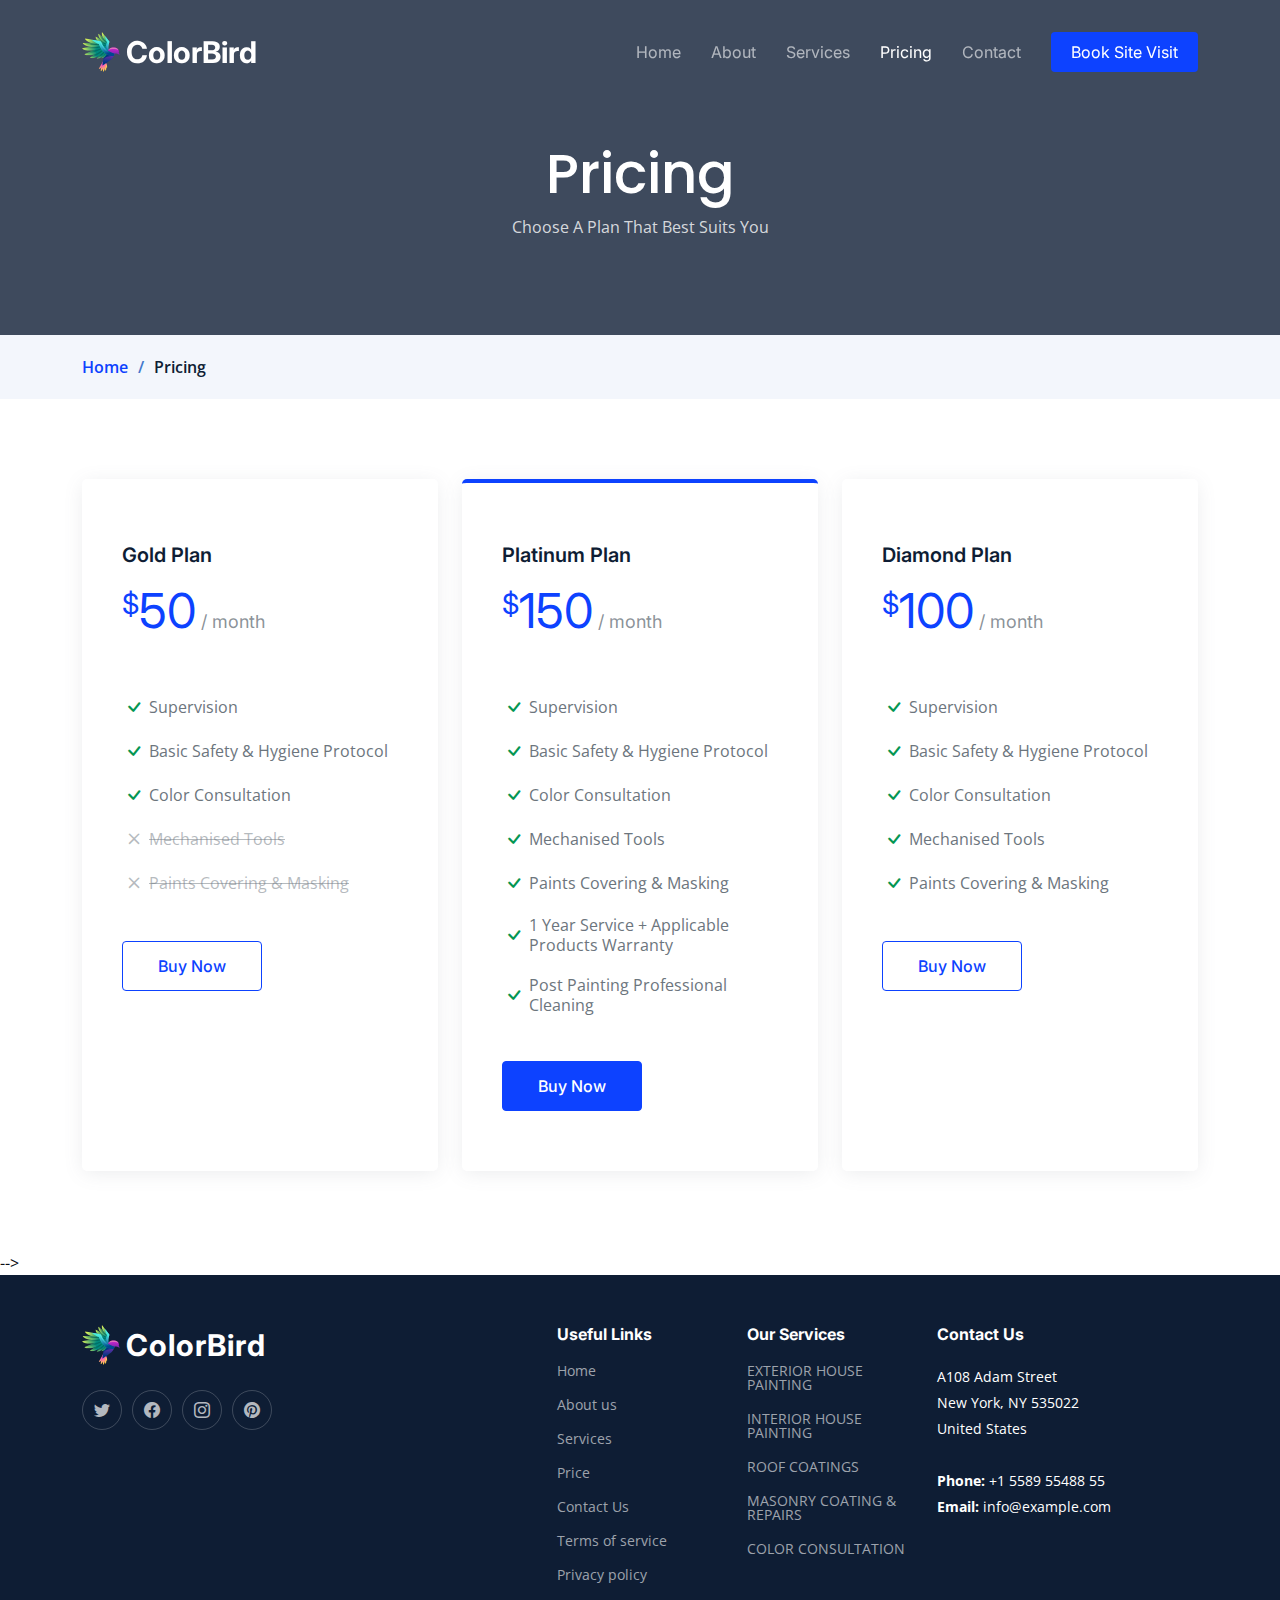
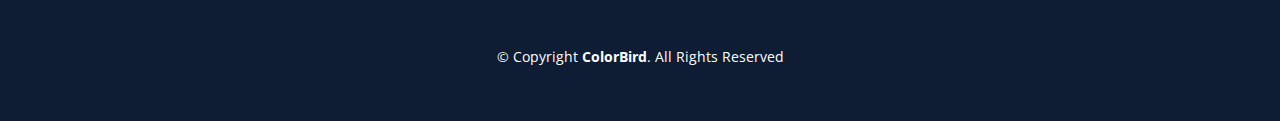
<file: Logis/Logis/pricing.html>
<!DOCTYPE html>
<html lang="en">

<head>
  <meta charset="utf-8">
  <meta content="width=device-width, initial-scale=1.0" name="viewport">

  <title>ColorBird</title>
  <meta content="" name="description">
  <meta content="" name="keywords">

  <!-- Favicons -->
  <link href="assets/favicon_io (1)/favicon.ico" rel="icon">

  <!-- Google Fonts -->
  <link rel="preconnect" href="https://fonts.googleapis.com">
  <link rel="preconnect" href="https://fonts.gstatic.com" crossorigin>
  <link href="https://fonts.googleapis.com/css2?family=Open+Sans:ital,wght@0,300;0,400;0,500;0,600;0,700;1,300;1,400;1,600;1,700&family=Poppins:ital,wght@0,300;0,400;0,500;0,600;0,700;1,300;1,400;1,500;1,600;1,700&family=Inter:ital,wght@0,300;0,400;0,500;0,600;0,700;1,300;1,400;1,500;1,600;1,700&display=swap" rel="stylesheet">

  <!-- Vendor CSS Files -->
  <link href="assets/vendor/bootstrap/css/bootstrap.min.css" rel="stylesheet">
  <link href="assets/vendor/bootstrap-icons/bootstrap-icons.css" rel="stylesheet">
  <link href="assets/vendor/fontawesome-free/css/all.min.css" rel="stylesheet">
  <link href="assets/vendor/glightbox/css/glightbox.min.css" rel="stylesheet">
  <link href="assets/vendor/swiper/swiper-bundle.min.css" rel="stylesheet">
  <link href="assets/vendor/aos/aos.css" rel="stylesheet">

  <!-- Template Main CSS File -->
  <link href="assets/css/main.css" rel="stylesheet">

  <!-- =======================================================
  * Template Name: Logis
  * Updated: Aug 30 2023 with Bootstrap v5.3.1
  * Template URL: https://bootstrapmade.com/logis-bootstrap-logistics-website-template/
  * Author: BootstrapMade.com
  * License: https://bootstrapmade.com/license/
  ======================================================== -->
</head>

<body>

  <!-- ======= Header ======= -->
  <header id="header" class="header d-flex align-items-center fixed-top">
    <div class="container-fluid container-xl d-flex align-items-center justify-content-between">

      <a href="index.html" class="logo d-flex align-items-center">
        <!-- Uncomment the line below if you also wish to use an image logo -->
        <!-- <img src="assets/img/logo.png" alt=""> -->
        <img src="assets/img/bird_2 [Converted].svg" alt="">
        <h1 >ColorBird</h1>
      </a>

      <i class="mobile-nav-toggle mobile-nav-show bi bi-list"></i>
      <i class="mobile-nav-toggle mobile-nav-hide d-none bi bi-x"></i>
      <nav id="navbar" class="navbar">
        <ul>
          <li><a href="index.html">Home</a></li>
          <li><a href="about.html">About</a></li>
          <li><a href="services.html">Services</a></li>
          <li><a href="pricing.html" class="active">Pricing</a></li>
          <!-- <li class="dropdown"><a href="#"><span>Drop Down</span> <i class="bi bi-chevron-down dropdown-indicator"></i></a>
            <ul>
              <li><a href="#">Drop Down 1</a></li>
              <li class="dropdown"><a href="#"><span>Deep Drop Down</span> <i class="bi bi-chevron-down dropdown-indicator"></i></a>
                <ul>
                  <li><a href="#">Deep Drop Down 1</a></li>
                  <li><a href="#">Deep Drop Down 2</a></li>
                  <li><a href="#">Deep Drop Down 3</a></li>
                  <li><a href="#">Deep Drop Down 4</a></li>
                  <li><a href="#">Deep Drop Down 5</a></li>
                </ul>
              </li>
              <li><a href="#">Drop Down 2</a></li>
              <li><a href="#">Drop Down 3</a></li>
              <li><a href="#">Drop Down 4</a></li>
            </ul>
          </li> -->
          <li><a href="contact.html">Contact</a></li>
          <li><a class="get-a-quote" href="get-a-quote.html">Book Site Visit</a></li>
        </ul>
      </nav><!-- .navbar -->

    </div>
  </header><!-- End Header -->
  <!-- End Header -->
  

  <main id="main">

    <!-- ======= Breadcrumbs ======= -->
    <div class="breadcrumbs">
      <div class="page-header d-flex align-items-center" style="background-image: url('https://img.freepik.com/free-vector/marketer-analyst-deploys-manages-tags-website-tag-management-system-e-marketing-tagging-tool-tag-data-collection-concept-pinkish-coral-bluevector-isolated-illustration_335657-2288.jpg?w=996&t=st=1695575362~exp=1695575962~hmac=3640dff6519333d8e1184b04f2a7f9bf229263c2e256ec7031f015a843d2c620');">
        <div class="container position-relative">
          <div class="row d-flex justify-content-center">
            <div class="col-lg-6 text-center">
              <h2>Pricing</h2>
              <p>Choose A Plan That Best Suits You</p>
            </div>
          </div>
        </div>
      </div>
      <nav>
        <div class="container">
          <ol>
            <li><a href="index.html">Home</a></li>
            <li>Pricing</li>
          </ol>
        </div>
      </nav>
    </div><!-- End Breadcrumbs -->

    <!-- ======= Pricing Section ======= -->
    <section id="pricing" class="pricing">
      <div class="container" data-aos="fade-up">

        <div class="row gy-4">

          <div class="col-lg-4" data-aos="fade-up" data-aos-delay="100">
            <div class="pricing-item">
              <h3>Gold Plan</h3>
              <h4><sup>$</sup>50<span> / month</span></h4>
              <ul>
                <li><i class="bi bi-check"></i> Supervision</li>
                <li><i class="bi bi-check"></i> Basic Safety & Hygiene Protocol</li>
                <li><i class="bi bi-check"></i> Color Consultation</li>
                <li class="na"><i class="bi bi-x"></i> <span>Mechanised Tools</span></li>
                <li class="na"><i class="bi bi-x"></i> <span>Paints Covering & Masking
                </span></li>
              </ul>
              <a href="#" class="buy-btn">Buy Now</a>
            </div>
          </div><!-- End Pricing Item -->

          <div class="col-lg-4" data-aos="fade-up" data-aos-delay="200">
            <div class="pricing-item featured">
              <h3>Platinum Plan</h3>
              <h4><sup>$</sup>150<span> / month</span></h4>
              <ul>
                <li><i class="bi bi-check"></i> Supervision</li>
                <li><i class="bi bi-check"></i> Basic Safety & Hygiene Protocol</li>
                <li><i class="bi bi-check"></i> Color Consultation</li>
                <li><i class="bi bi-check"></i> Mechanised Tools</li>
                <li><i class="bi bi-check"></i> Paints Covering & Masking</li>
                <li><i class="bi bi-check"></i> 1 Year Service + Applicable Products Warranty</li>
                <li><i class="bi bi-check"></i> Post Painting Professional Cleaning</li>
              </ul>
              <a href="#" class="buy-btn">Buy Now</a>
            </div>
          </div><!-- End Pricing Item -->

          <div class="col-lg-4" data-aos="fade-up" data-aos-delay="300">
            <div class="pricing-item">
              <h3>Diamond Plan</h3>
              <h4><sup>$</sup>100<span> / month</span></h4>
              <ul>
                <li><i class="bi bi-check"></i> Supervision</li>
                <li><i class="bi bi-check"></i> Basic Safety & Hygiene Protocol</li>
                <li><i class="bi bi-check"></i> Color Consultation</li>
                <li><i class="bi bi-check"></i> Mechanised Tools</li>
                <li><i class="bi bi-check"></i> Paints Covering & Masking</li>
              </ul>
              <a href="#" class="buy-btn">Buy Now</a>
            </div>
          </div><!-- End Pricing Item -->

        </div>

      </div>
    </section><!-- End Pricing Section -->

    <!-- ======= Horizontal Pricing Section ======= -->
    <!-- <section id="horizontal-pricing" class="horizontal-pricing pt-0">
      <div class="container" data-aos="fade-up">

        <div class="section-header">
          <span>Horizontal Pricing</span>
          <h2>Horizontal Pricing</h2>

        </div>

        <div class="row gy-4 pricing-item" data-aos="fade-up" data-aos-delay="100">
          <div class="col-lg-3 d-flex align-items-center justify-content-center">
            <h3>Free Plan</h3>
          </div>
          <div class="col-lg-3 d-flex align-items-center justify-content-center">
            <h4><sup>$</sup>0<span> / month</span></h4>
          </div>
          <div class="col-lg-3 d-flex align-items-center justify-content-center">
            <ul>
              <li><i class="bi bi-check"></i> Quam adipiscing vitae proin</li>
              <li><i class="bi bi-check"></i> Nulla at volutpat diam uteera</li>
              <li class="na"><i class="bi bi-x"></i> <span>Pharetra massa massa ultricies</span></li>
            </ul>
          </div>
          <div class="col-lg-3 d-flex align-items-center justify-content-center">
            <div class="text-center"><a href="#" class="buy-btn">Buy Now</a></div>
          </div>
        </div> -->
        <!-- End Pricing Item -->

        <!-- <div class="row gy-4 pricing-item featured mt-4" data-aos="fade-up" data-aos-delay="200">
          <div class="col-lg-3 d-flex align-items-center justify-content-center">
            <h3>Business Plan</h3>
          </div>
          <div class="col-lg-3 d-flex align-items-center justify-content-center">
            <h4><sup>$</sup>29<span> / month</span></h4>
          </div>
          <div class="col-lg-3 d-flex align-items-center justify-content-center">
            <ul>
              <li><i class="bi bi-check"></i> Quam adipiscing vitae proin</li>
              <li><i class="bi bi-check"></i> <strong>Nec feugiat nisl pretium</strong></li>
              <li><i class="bi bi-check"></i> Nulla at volutpat diam uteera</li>
            </ul>
          </div>
          <div class="col-lg-3 d-flex align-items-center justify-content-center">
            <div class="text-center"><a href="#" class="buy-btn">Buy Now</a></div>
          </div>
        </div>-->
        <!-- End Pricing Item -->

        <!-- <div class="row gy-4 pricing-item mt-4" data-aos="fade-up" data-aos-delay="300">
          <div class="col-lg-3 d-flex align-items-center justify-content-center">
            <h3>Developer Plan</h3>
          </div>
          <div class="col-lg-3 d-flex align-items-center justify-content-center">
            <h4><sup>$</sup>49<span> / month</span></h4>
          </div>
          <div class="col-lg-3 d-flex align-items-center justify-content-center">
            <ul>
              <li><i class="bi bi-check"></i> Quam adipiscing vitae proin</li>
              <li><i class="bi bi-check"></i> Nec feugiat nisl pretium</li>
              <li><i class="bi bi-check"></i> Nulla at volutpat diam uteera</li>
            </ul>
          </div>
          <div class="col-lg-3 d-flex align-items-center justify-content-center">
            <div class="text-center"><a href="#" class="buy-btn">Buy Now</a></div>
          </div>
        </div><!-- End Pricing Item -->

      </div>
    </section>  -->
    <!-- End Horizontal Pricing Section -->

  </main><!-- End #main -->

  <!-- ======= Footer ======= -->
  <footer id="footer" class="footer">

    <div class="container">
      <div class="row gy-4">
        <div class="col-lg-5 col-md-12 footer-info">
          <a href="index.html" class="logo d-flex align-items-center">
            <img src="assets/img/bird_2 [Converted].svg" alt="">
            <span>ColorBird</span>
          </a>
          <p></p>
          <div class="social-links d-flex mt-4">
            <a href="https://twitter.com/asianpaints" class="twitter"><i class="bi bi-twitter"></i></a>
            <a href="https://www.facebook.com/asianpaints" class="facebook"><i class="bi bi-facebook"></i></a>
            <a href="https://www.instagram.com/asianpaints/" class="instagram"><i class="bi bi-instagram"></i></a>
            <a href="https://in.pinterest.com/asianpaints/" class="linkedin"><i class="bi bi-pinterest"></i></a>
          </div>
        </div>

        <div class="col-lg-2 col-6 footer-links">
          <h4>Useful Links</h4>
          <ul>
            <li><a href="#">Home</a></li>
            <li><a href="about.html">About us</a></li>
            <li><a href="services.html">Services</a></li>
            <li><a href="pricing.html">Price</a></li>
            <li><a href="contact.html">Contact Us</a></li>
            <li><a href="#">Terms of service</a></li>
            <li><a href="#">Privacy policy</a></li>
          </ul>
        </div>

        <div class="col-lg-2 col-6 footer-links">
          <h4>Our Services</h4>
          <ul>
            <li><a href="#">EXTERIOR HOUSE PAINTING
            </a></li>
            <li><a href="#">INTERIOR HOUSE PAINTING
            </a></li>
            <li><a href="#">ROOF COATINGS</a></li>
            <li><a href="#">MASONRY COATING & REPAIRS</a></li>
            <li><a href="#">COLOR CONSULTATION</a></li>
          </ul>
        </div>

        <div class="col-lg-3 col-md-12 footer-contact text-center text-md-start">
          <h4>Contact Us</h4>
          <p>
            A108 Adam Street <br>
            New York, NY 535022<br>
            United States <br><br>
            <strong>Phone:</strong> +1 5589 55488 55<br>
            <strong>Email:</strong> info@example.com<br>
          </p>

        </div>

      </div>
    </div>

    <div class="container mt-4">
      <div class="copyright">
        &copy; Copyright <strong><span>ColorBird</span></strong>. All Rights Reserved
      </div>
      <div class="credits">
        <!-- All the links in the footer should remain intact. -->
        <!-- You can delete the links only if you purchased the pro version. -->
        <!-- Licensing information: https://bootstrapmade.com/license/ -->
        <!-- Purchase the pro version with working PHP/AJAX contact form: https://bootstrapmade.com/logis-bootstrap-logistics-website-template/ -->
        <!-- Designed by <a href="https://bootstrapmade.com/">BootstrapMade</a> -->
      </div>
    </div>

  </footer><!-- End Footer -->
  <!-- End Footer -->

  <a href="#" class="scroll-top d-flex align-items-center justify-content-center"><i class="bi bi-arrow-up-short"></i></a>

  <div id="preloader"></div>

  <!-- Vendor JS Files -->
  <script src="assets/vendor/bootstrap/js/bootstrap.bundle.min.js"></script>
  <script src="assets/vendor/purecounter/purecounter_vanilla.js"></script>
  <script src="assets/vendor/glightbox/js/glightbox.min.js"></script>
  <script src="assets/vendor/swiper/swiper-bundle.min.js"></script>
  <script src="assets/vendor/aos/aos.js"></script>
  <script src="assets/vendor/php-email-form/validate.js"></script>

  <!-- Template Main JS File -->
  <script src="assets/js/main.js"></script>

</body>

</html>
</file>
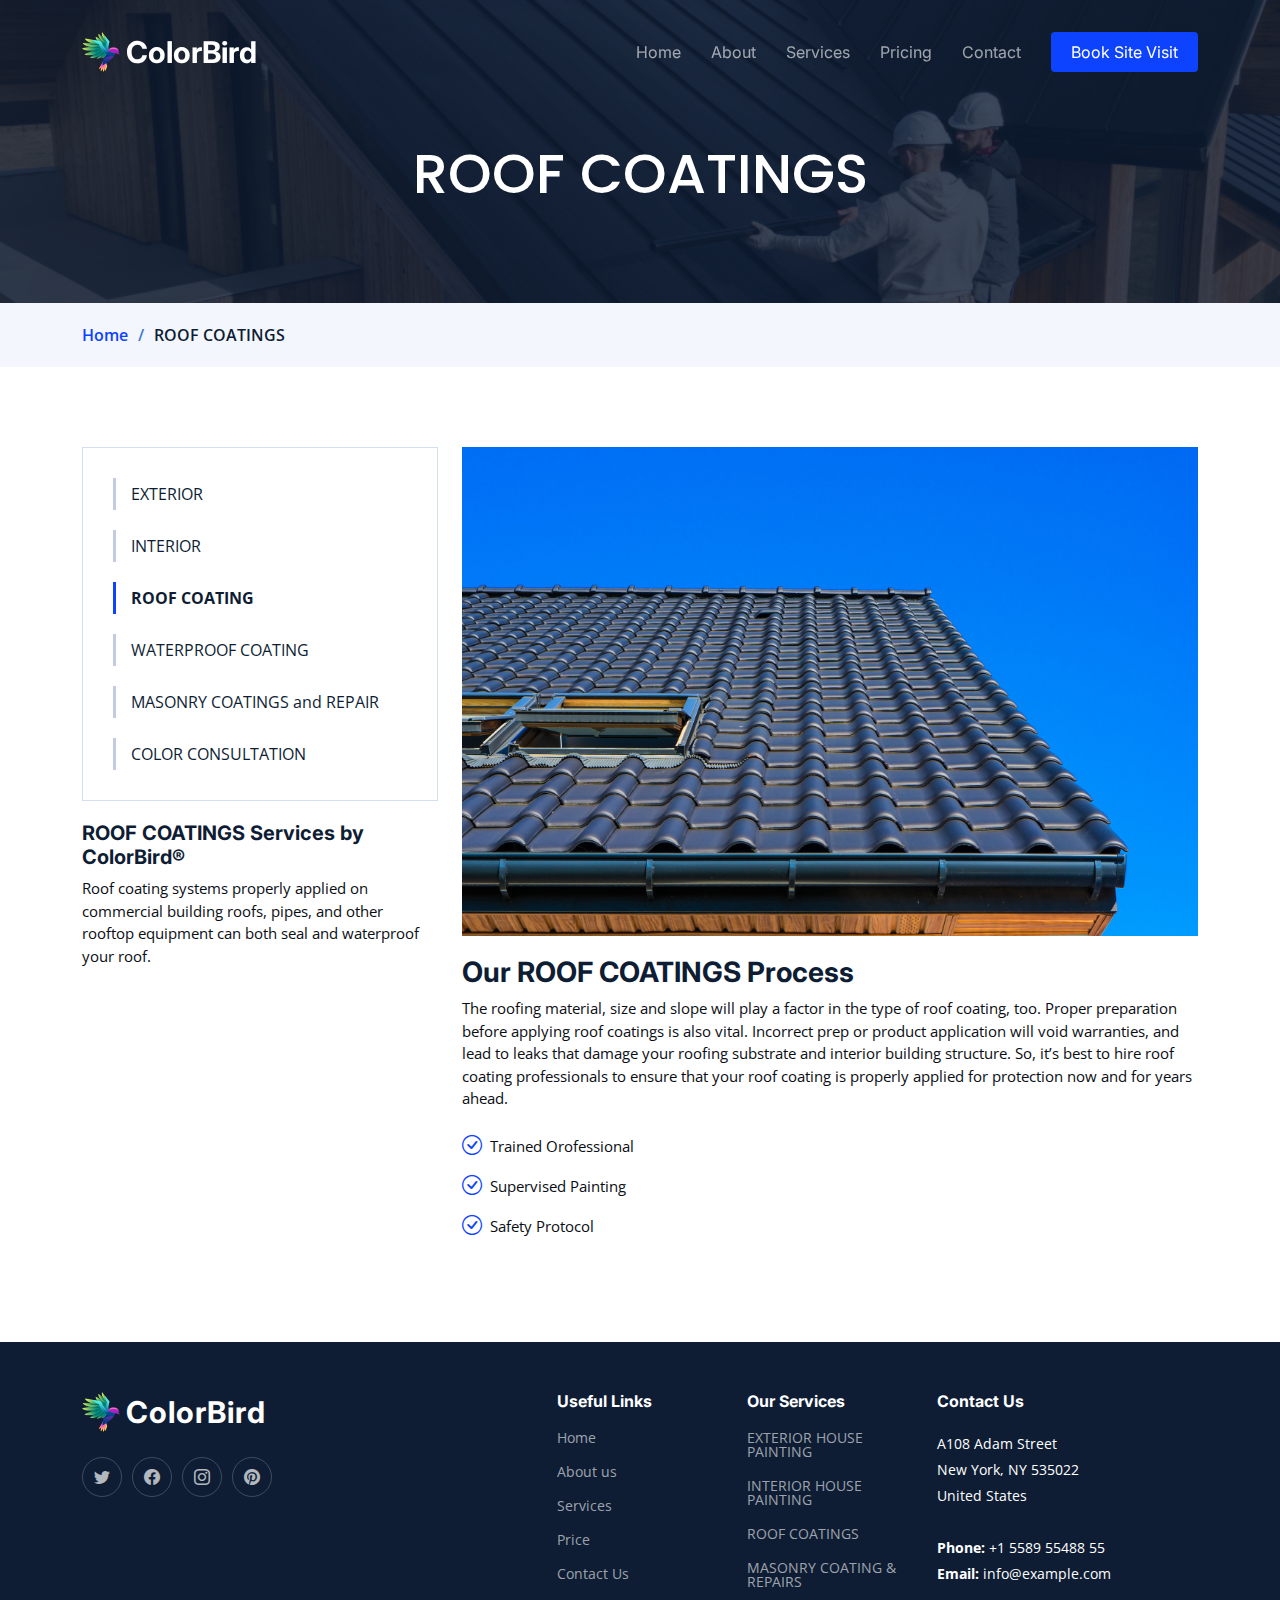
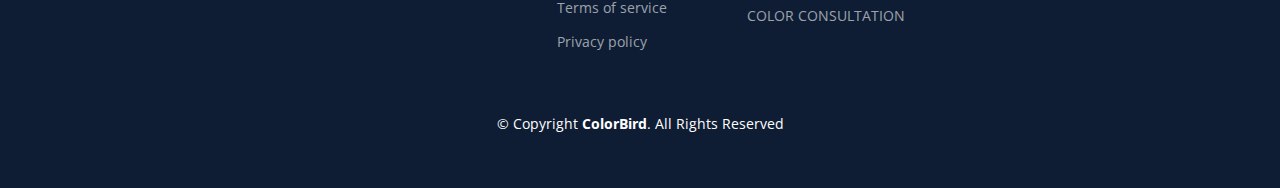
<file: Logis/Logis/roof.html>
<!DOCTYPE html>
<html lang="en">

<head>
  <meta charset="utf-8">
  <meta content="width=device-width, initial-scale=1.0" name="viewport">

  <title>ColorBird</title>
  <meta content="" name="description">
  <meta content="" name="keywords">

  <!-- Favicons -->
  <link href="assets/favicon_io (1)/favicon.ico" rel="icon">
  <!-- Google Fonts -->
  <link rel="preconnect" href="https://fonts.googleapis.com">
  <link rel="preconnect" href="https://fonts.gstatic.com" crossorigin>
  <link href="https://fonts.googleapis.com/css2?family=Open+Sans:ital,wght@0,300;0,400;0,500;0,600;0,700;1,300;1,400;1,600;1,700&family=Poppins:ital,wght@0,300;0,400;0,500;0,600;0,700;1,300;1,400;1,500;1,600;1,700&family=Inter:ital,wght@0,300;0,400;0,500;0,600;0,700;1,300;1,400;1,500;1,600;1,700&display=swap" rel="stylesheet">

  <!-- Vendor CSS Files -->
  <link href="assets/vendor/bootstrap/css/bootstrap.min.css" rel="stylesheet">
  <link href="assets/vendor/bootstrap-icons/bootstrap-icons.css" rel="stylesheet">
  <link href="assets/vendor/fontawesome-free/css/all.min.css" rel="stylesheet">
  <link href="assets/vendor/glightbox/css/glightbox.min.css" rel="stylesheet">
  <link href="assets/vendor/swiper/swiper-bundle.min.css" rel="stylesheet">
  <link href="assets/vendor/aos/aos.css" rel="stylesheet">

  <!-- Template Main CSS File -->
  <link href="assets/css/main.css" rel="stylesheet">

  <!-- =======================================================
  * Template Name: Logis
  * Updated: Aug 30 2023 with Bootstrap v5.3.1
  * Template URL: https://bootstrapmade.com/logis-bootstrap-logistics-website-template/
  * Author: BootstrapMade.com
  * License: https://bootstrapmade.com/license/
  ======================================================== -->
</head>

<body>

  <!-- ======= Header ======= -->
  <header id="header" class="header d-flex align-items-center fixed-top">
    <div class="container-fluid container-xl d-flex align-items-center justify-content-between">

      <a href="index.html" class="logo d-flex align-items-center">
        <!-- Uncomment the line below if you also wish to use an image logo -->
        <!-- <img src="assets/img/logo.png" alt=""> -->
        <img src="assets/img/bird_2 [Converted].svg" alt="">
        <h1 >ColorBird</h1>
      </a>

      <i class="mobile-nav-toggle mobile-nav-show bi bi-list"></i>
      <i class="mobile-nav-toggle mobile-nav-hide d-none bi bi-x"></i>
      <nav id="navbar" class="navbar">
        <ul>
          <li><a href="index.html">Home</a></li>
          <li><a href="about.html">About</a></li>
          <li><a href="services.html">Services</a></li>
          <li><a href="pricing.html">Pricing</a></li>
          <!-- <li class="dropdown"><a href="#"><span>Drop Down</span> <i class="bi bi-chevron-down dropdown-indicator"></i></a>
            <ul>
              <li><a href="#">Drop Down 1</a></li>
              <li class="dropdown"><a href="#"><span>Deep Drop Down</span> <i class="bi bi-chevron-down dropdown-indicator"></i></a>
                <ul>
                  <li><a href="#">Deep Drop Down 1</a></li>
                  <li><a href="#">Deep Drop Down 2</a></li>
                  <li><a href="#">Deep Drop Down 3</a></li>
                  <li><a href="#">Deep Drop Down 4</a></li>
                  <li><a href="#">Deep Drop Down 5</a></li>
                </ul>
              </li>
              <li><a href="#">Drop Down 2</a></li>
              <li><a href="#">Drop Down 3</a></li>
              <li><a href="#">Drop Down 4</a></li>
            </ul>
          </li> -->
          <li><a href="contact.html">Contact</a></li>
          <li><a class="get-a-quote" href="get-a-quote.html">Book Site Visit</a></li>
        </ul>
      </nav><!-- .navbar -->

    </div>
  </header><!-- End Header -->
  <!-- End Header -->

  <main id="main">

    <!-- ======= Breadcrumbs ======= -->
    <div class="breadcrumbs">
      <div class="page-header d-flex align-items-center" style="background-image: url('assets/css/roof.jpg');">
        <div class="container position-relative">
          <div class="row d-flex justify-content-center">
            <div class="col-lg-6 text-center">
              <h2>ROOF COATINGS</h2>
              <p></p>
            </div>
          </div>
        </div>
      </div>
      <nav>
        <div class="container">
          <ol>
            <li><a href="index.html">Home</a></li>
            <li>ROOF COATINGS</li>
          </ol>
        </div>
      </nav>
    </div><!-- End Breadcrumbs -->

    <!-- ======= Service Details Section ======= -->
    <section id="service-details" class="service-details">
      <div class="container" data-aos="fade-up">

        <div class="row gy-4">

          <div class="col-lg-4">
            <div class="services-list">
              <a href="exterior.html" >EXTERIOR</a>
              <a href="interior.html">INTERIOR</a>
              <a href="roof.html" class="active">ROOF COATING</a>
              <a href="waterproof.html">WATERPROOF COATING</a>
              <a href="masonry.html">MASONRY COATINGS and REPAIR</a>
              <a href="color.html">COLOR CONSULTATION</a>
            </div>

            <h4>ROOF COATINGS Services by ColorBird®</h4>
            <p>Roof coating systems properly applied on commercial building roofs, pipes, and other rooftop equipment can both seal and waterproof your roof.</p>
          </div>

          <div class="col-lg-8">
            <img src="assets/img/detail/roofdetail.jpg" alt="" class="img-fluid services-img">
            <h3>Our ROOF COATINGS Process</h3>
            <p>
              The roofing material, size and slope will play a factor in the type of roof coating, too. Proper preparation before applying roof coatings is also vital. Incorrect prep or product application will void warranties, and lead to leaks that damage your roofing substrate and interior building structure. So, it’s best to hire roof coating professionals to ensure that your roof coating is properly applied for protection now and for years ahead.


            </p>
            <ul>
              <li><i class="bi bi-check-circle"></i> <span> Trained Orofessional</span></li>
              <li><i class="bi bi-check-circle"></i> <span>Supervised Painting</span></li>
              <li><i class="bi bi-check-circle"></i> <span>Safety Protocol</span></li>
            </ul>
            <!-- <p>
              Est reprehenderit voluptatem necessitatibus asperiores neque sed ea illo. Deleniti quam sequi optio iste veniam repellat odit. Aut pariatur itaque nesciunt fuga.
            </p>
            <p>
              Sunt rem odit accusantium omnis perspiciatis officia. Laboriosam aut consequuntur recusandae mollitia doloremque est architecto cupiditate ullam. Quia est ut occaecati fuga. Distinctio ex repellendus eveniet velit sint quia sapiente cumque. Et ipsa perferendis ut nihil. Laboriosam vel voluptates tenetur nostrum. Eaque iusto cupiditate et totam et quia dolorum in. Sunt molestiae ipsum at consequatur vero. Architecto ut pariatur autem ad non cumque nesciunt qui maxime. Sunt eum quia impedit dolore alias explicabo ea.
            </p> -->
          </div>

        </div>

      </div>
    </section><!-- End Service Details Section -->

  </main><!-- End #main -->

  <!-- ======= Footer ======= -->
  <footer id="footer" class="footer">

    <div class="container">
      <div class="row gy-4">
        <div class="col-lg-5 col-md-12 footer-info">
          <a href="index.html" class="logo d-flex align-items-center">
            <img src="assets/img/bird_2 [Converted].svg" alt="">
            <span>ColorBird</span>
          </a>
          <p></p>
          <div class="social-links d-flex mt-4">
            <a href="https://twitter.com/asianpaints" class="twitter"><i class="bi bi-twitter"></i></a>
            <a href="https://www.facebook.com/asianpaints" class="facebook"><i class="bi bi-facebook"></i></a>
            <a href="https://www.instagram.com/asianpaints/" class="instagram"><i class="bi bi-instagram"></i></a>
            <a href="https://in.pinterest.com/asianpaints/" class="linkedin"><i class="bi bi-pinterest"></i></a>
          </div>
        </div>

        <div class="col-lg-2 col-6 footer-links">
          <h4>Useful Links</h4>
          <ul>
            <li><a href="#">Home</a></li>
            <li><a href="about.html">About us</a></li>
            <li><a href="services.html">Services</a></li>
            <li><a href="pricing.html">Price</a></li>
            <li><a href="contact.html">Contact Us</a></li>
            <li><a href="#">Terms of service</a></li>
            <li><a href="#">Privacy policy</a></li>
          </ul>
        </div>

        <div class="col-lg-2 col-6 footer-links">
          <h4>Our Services</h4>
          <ul>
            <li><a href="#">EXTERIOR HOUSE PAINTING
            </a></li>
            <li><a href="#">INTERIOR HOUSE PAINTING
            </a></li>
            <li><a href="#">ROOF COATINGS</a></li>
            <li><a href="#">MASONRY COATING & REPAIRS</a></li>
            <li><a href="#">COLOR CONSULTATION</a></li>
          </ul>
        </div>

        <div class="col-lg-3 col-md-12 footer-contact text-center text-md-start">
          <h4>Contact Us</h4>
          <p>
            A108 Adam Street <br>
            New York, NY 535022<br>
            United States <br><br>
            <strong>Phone:</strong> +1 5589 55488 55<br>
            <strong>Email:</strong> info@example.com<br>
          </p>

        </div>

      </div>
    </div>

    <div class="container mt-4">
      <div class="copyright">
        &copy; Copyright <strong><span>ColorBird</span></strong>. All Rights Reserved
      </div>
      <div class="credits">
        <!-- All the links in the footer should remain intact. -->
        <!-- You can delete the links only if you purchased the pro version. -->
        <!-- Licensing information: https://bootstrapmade.com/license/ -->
        <!-- Purchase the pro version with working PHP/AJAX contact form: https://bootstrapmade.com/logis-bootstrap-logistics-website-template/ -->
        <!-- Designed by <a href="https://bootstrapmade.com/">BootstrapMade</a> -->
      </div>
    </div>

  </footer><!-- End Footer -->
  <!-- End Footer -->

  <a href="#" class="scroll-top d-flex align-items-center justify-content-center"><i class="bi bi-arrow-up-short"></i></a>

  <div id="preloader"></div>

  <!-- Vendor JS Files -->
  <script src="assets/vendor/bootstrap/js/bootstrap.bundle.min.js"></script>
  <script src="assets/vendor/purecounter/purecounter_vanilla.js"></script>
  <script src="assets/vendor/glightbox/js/glightbox.min.js"></script>
  <script src="assets/vendor/swiper/swiper-bundle.min.js"></script>
  <script src="assets/vendor/aos/aos.js"></script>
  <script src="assets/vendor/php-email-form/validate.js"></script>

  <!-- Template Main JS File -->
  <script src="assets/js/main.js"></script>

</body>

</html>
</file>
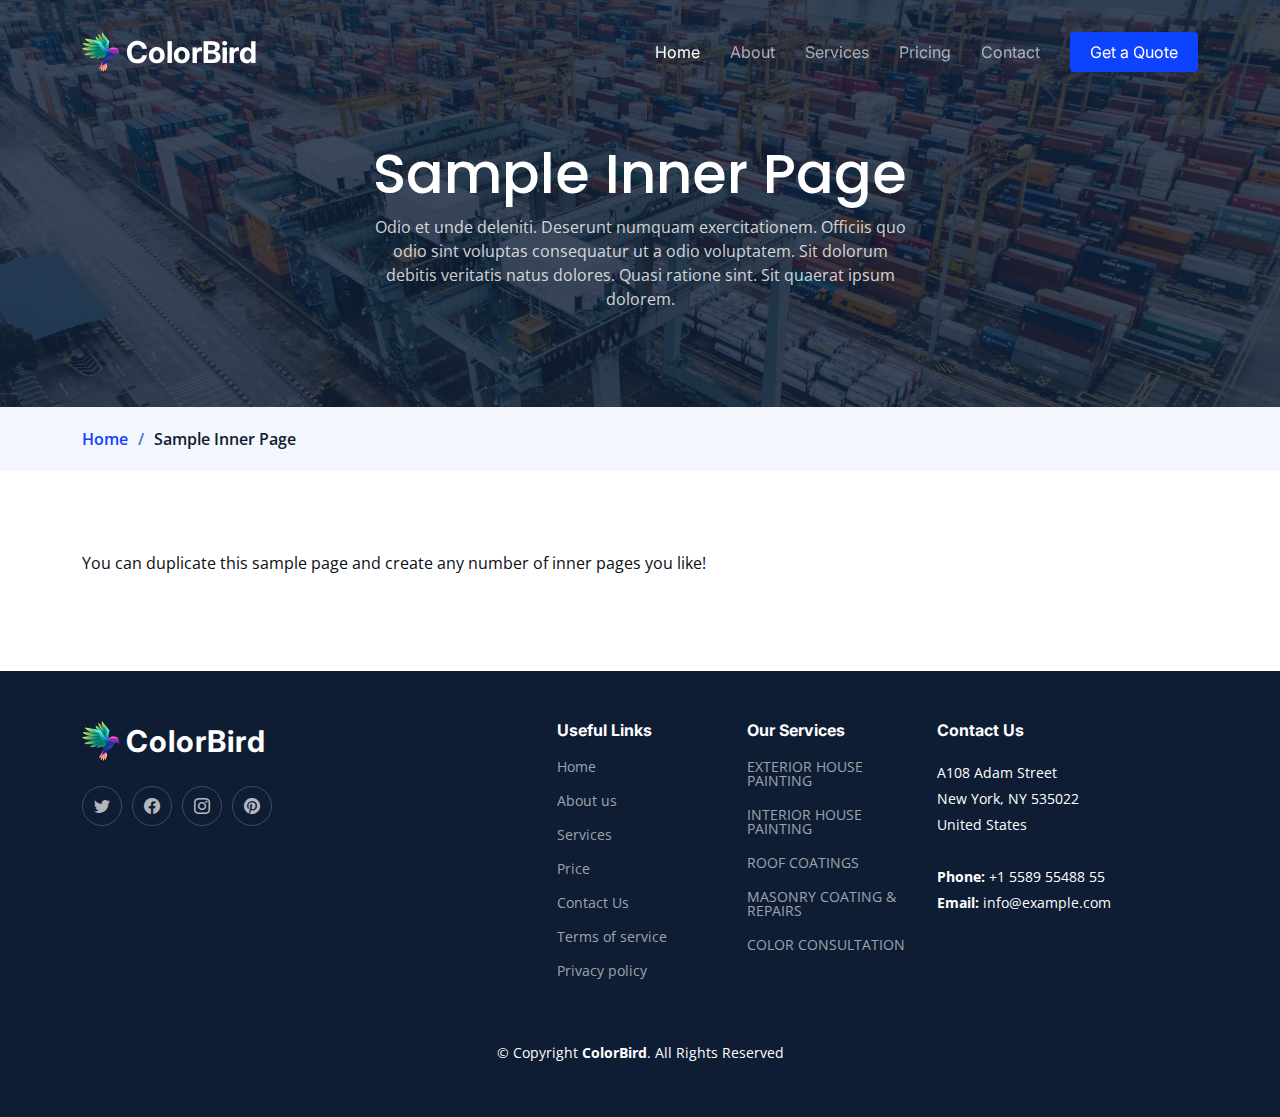
<file: Logis/Logis/sample-inner-page.html>
<!DOCTYPE html>
<html lang="en">

<head>
  <meta charset="utf-8">
  <meta content="width=device-width, initial-scale=1.0" name="viewport">

  <title>[Template] Sample Inner Page</title>
  <meta content="" name="description">
  <meta content="" name="keywords">

  <!-- Favicons -->
  <link href="assets/favicon_io (1)/favicon.ico" rel="icon">

  <!-- Google Fonts -->
  <link rel="preconnect" href="https://fonts.googleapis.com">
  <link rel="preconnect" href="https://fonts.gstatic.com" crossorigin>
  <link href="https://fonts.googleapis.com/css2?family=Open+Sans:ital,wght@0,300;0,400;0,500;0,600;0,700;1,300;1,400;1,600;1,700&family=Poppins:ital,wght@0,300;0,400;0,500;0,600;0,700;1,300;1,400;1,500;1,600;1,700&family=Inter:ital,wght@0,300;0,400;0,500;0,600;0,700;1,300;1,400;1,500;1,600;1,700&display=swap" rel="stylesheet">

  <!-- Vendor CSS Files -->
  <link href="assets/vendor/bootstrap/css/bootstrap.min.css" rel="stylesheet">
  <link href="assets/vendor/bootstrap-icons/bootstrap-icons.css" rel="stylesheet">
  <link href="assets/vendor/fontawesome-free/css/all.min.css" rel="stylesheet">
  <link href="assets/vendor/glightbox/css/glightbox.min.css" rel="stylesheet">
  <link href="assets/vendor/swiper/swiper-bundle.min.css" rel="stylesheet">
  <link href="assets/vendor/aos/aos.css" rel="stylesheet">

  <!-- Template Main CSS File -->
  <link href="assets/css/main.css" rel="stylesheet">

  <!-- =======================================================
  * Template Name: Logis
  * Updated: Aug 30 2023 with Bootstrap v5.3.1
  * Template URL: https://bootstrapmade.com/logis-bootstrap-logistics-website-template/
  * Author: BootstrapMade.com
  * License: https://bootstrapmade.com/license/
  ======================================================== -->
</head>

<body>

  <!-- ======= Header ======= -->
  <header id="header" class="header d-flex align-items-center fixed-top">
    <div class="container-fluid container-xl d-flex align-items-center justify-content-between">

      <a href="index.html" class="logo d-flex align-items-center">
        <!-- Uncomment the line below if you also wish to use an image logo -->
        <!-- <img src="assets/img/logo.png" alt=""> -->
        <img src="assets/img/bird_2 [Converted].svg" alt="">
        <h1 >ColorBird</h1>
      </a>

      <i class="mobile-nav-toggle mobile-nav-show bi bi-list"></i>
      <i class="mobile-nav-toggle mobile-nav-hide d-none bi bi-x"></i>
      <nav id="navbar" class="navbar">
        <ul>
          <li><a href="index.html" class="active">Home</a></li>
          <li><a href="about.html">About</a></li>
          <li><a href="services.html">Services</a></li>
          <li><a href="pricing.html">Pricing</a></li>
          <!-- <li class="dropdown"><a href="#"><span>Drop Down</span> <i class="bi bi-chevron-down dropdown-indicator"></i></a>
            <ul>
              <li><a href="#">Drop Down 1</a></li>
              <li class="dropdown"><a href="#"><span>Deep Drop Down</span> <i class="bi bi-chevron-down dropdown-indicator"></i></a>
                <ul>
                  <li><a href="#">Deep Drop Down 1</a></li>
                  <li><a href="#">Deep Drop Down 2</a></li>
                  <li><a href="#">Deep Drop Down 3</a></li>
                  <li><a href="#">Deep Drop Down 4</a></li>
                  <li><a href="#">Deep Drop Down 5</a></li>
                </ul>
              </li>
              <li><a href="#">Drop Down 2</a></li>
              <li><a href="#">Drop Down 3</a></li>
              <li><a href="#">Drop Down 4</a></li>
            </ul>
          </li> -->
          <li><a href="contact.html">Contact</a></li>
          <li><a class="get-a-quote" href="get-a-quote.html">Get a Quote</a></li>
        </ul>
      </nav><!-- .navbar -->

    </div>
  </header><!-- End Header -->
  <!-- End Header -->

  <main id="main">

    <!-- ======= Breadcrumbs ======= -->
    <div class="breadcrumbs">
      <div class="page-header d-flex align-items-center" style="background-image: url('assets/img/page-header.jpg');">
        <div class="container position-relative">
          <div class="row d-flex justify-content-center">
            <div class="col-lg-6 text-center">
              <h2>Sample Inner Page</h2>
              <p>Odio et unde deleniti. Deserunt numquam exercitationem. Officiis quo odio sint voluptas consequatur ut a odio voluptatem. Sit dolorum debitis veritatis natus dolores. Quasi ratione sint. Sit quaerat ipsum dolorem.</p>
            </div>
          </div>
        </div>
      </div>
      <nav>
        <div class="container">
          <ol>
            <li><a href="index.html">Home</a></li>
            <li>Sample Inner Page</li>
          </ol>
        </div>
      </nav>
    </div><!-- End Breadcrumbs -->

    <section class="sample-page">
      <div class="container" data-aos="fade-up">
        <p>
          You can duplicate this sample page and create any number of inner pages you like!
        </p>
      </div>
    </section>

  </main><!-- End #main -->

  <!-- ======= Footer ======= -->
  <footer id="footer" class="footer">

    <div class="container">
      <div class="row gy-4">
        <div class="col-lg-5 col-md-12 footer-info">
          <a href="index.html" class="logo d-flex align-items-center">
            <img src="assets/img/bird_2 [Converted].svg" alt="">
            <span>ColorBird</span>
          </a>
          <p></p>
          <div class="social-links d-flex mt-4">
            <a href="https://twitter.com/asianpaints" class="twitter"><i class="bi bi-twitter"></i></a>
            <a href="https://www.facebook.com/asianpaints" class="facebook"><i class="bi bi-facebook"></i></a>
            <a href="https://www.instagram.com/asianpaints/" class="instagram"><i class="bi bi-instagram"></i></a>
            <a href="https://in.pinterest.com/asianpaints/" class="linkedin"><i class="bi bi-pinterest"></i></a>
          </div>
        </div>

        <div class="col-lg-2 col-6 footer-links">
          <h4>Useful Links</h4>
          <ul>
            <li><a href="#">Home</a></li>
            <li><a href="about.html">About us</a></li>
            <li><a href="services.html">Services</a></li>
            <li><a href="pricing.html">Price</a></li>
            <li><a href="contact.html">Contact Us</a></li>
            <li><a href="#">Terms of service</a></li>
            <li><a href="#">Privacy policy</a></li>
          </ul>
        </div>

        <div class="col-lg-2 col-6 footer-links">
          <h4>Our Services</h4>
          <ul>
            <li><a href="#">EXTERIOR HOUSE PAINTING
            </a></li>
            <li><a href="#">INTERIOR HOUSE PAINTING
            </a></li>
            <li><a href="#">ROOF COATINGS</a></li>
            <li><a href="#">MASONRY COATING & REPAIRS</a></li>
            <li><a href="#">COLOR CONSULTATION</a></li>
          </ul>
        </div>

        <div class="col-lg-3 col-md-12 footer-contact text-center text-md-start">
          <h4>Contact Us</h4>
          <p>
            A108 Adam Street <br>
            New York, NY 535022<br>
            United States <br><br>
            <strong>Phone:</strong> +1 5589 55488 55<br>
            <strong>Email:</strong> info@example.com<br>
          </p>

        </div>

      </div>
    </div>

    <div class="container mt-4">
      <div class="copyright">
        &copy; Copyright <strong><span>ColorBird</span></strong>. All Rights Reserved
      </div>
      <div class="credits">
        <!-- All the links in the footer should remain intact. -->
        <!-- You can delete the links only if you purchased the pro version. -->
        <!-- Licensing information: https://bootstrapmade.com/license/ -->
        <!-- Purchase the pro version with working PHP/AJAX contact form: https://bootstrapmade.com/logis-bootstrap-logistics-website-template/ -->
        <!-- Designed by <a href="https://bootstrapmade.com/">BootstrapMade</a> -->
      </div>
    </div>

  </footer><!-- End Footer -->
  <!-- End Footer -->

  <a href="#" class="scroll-top d-flex align-items-center justify-content-center"><i class="bi bi-arrow-up-short"></i></a>

  <div id="preloader"></div>

  <!-- Vendor JS Files -->
  <script src="assets/vendor/bootstrap/js/bootstrap.bundle.min.js"></script>
  <script src="assets/vendor/purecounter/purecounter_vanilla.js"></script>
  <script src="assets/vendor/glightbox/js/glightbox.min.js"></script>
  <script src="assets/vendor/swiper/swiper-bundle.min.js"></script>
  <script src="assets/vendor/aos/aos.js"></script>
  <script src="assets/vendor/php-email-form/validate.js"></script>

  <!-- Template Main JS File -->
  <script src="assets/js/main.js"></script>

</body>

</html>
</file>
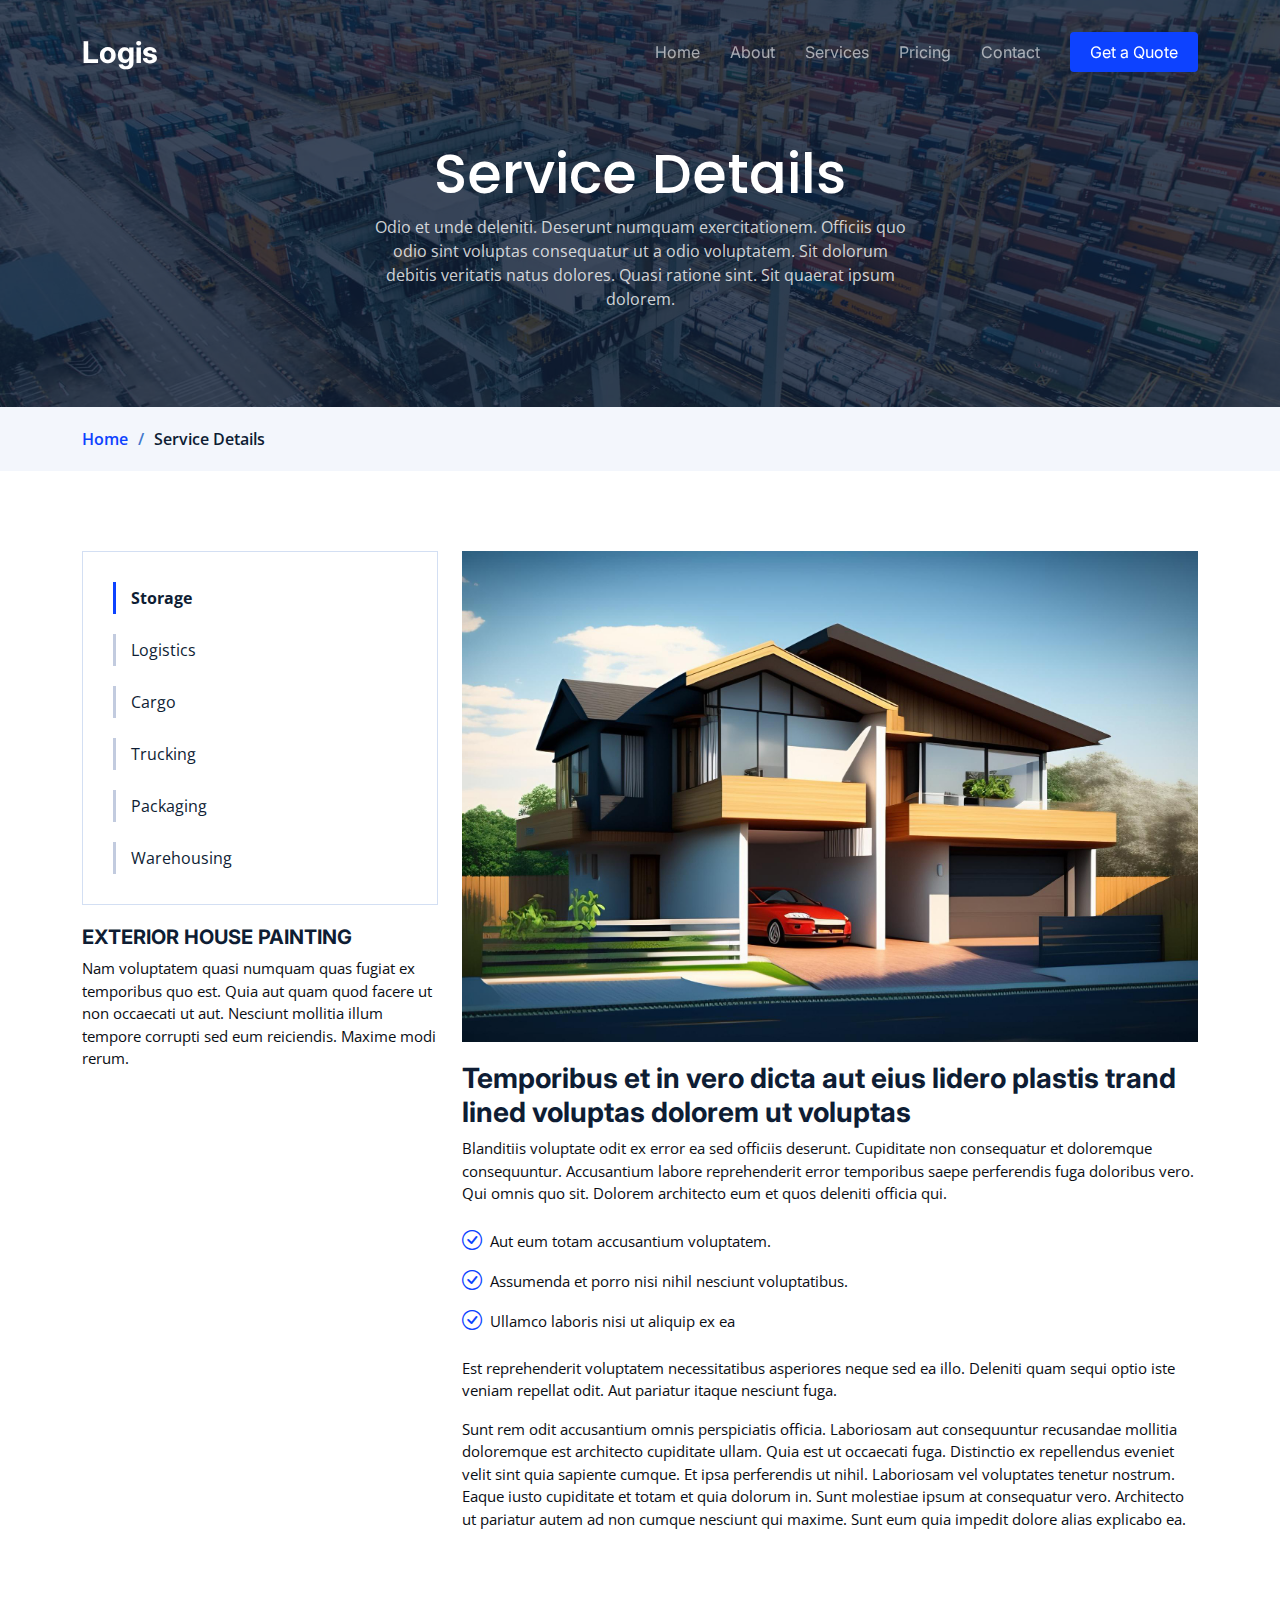
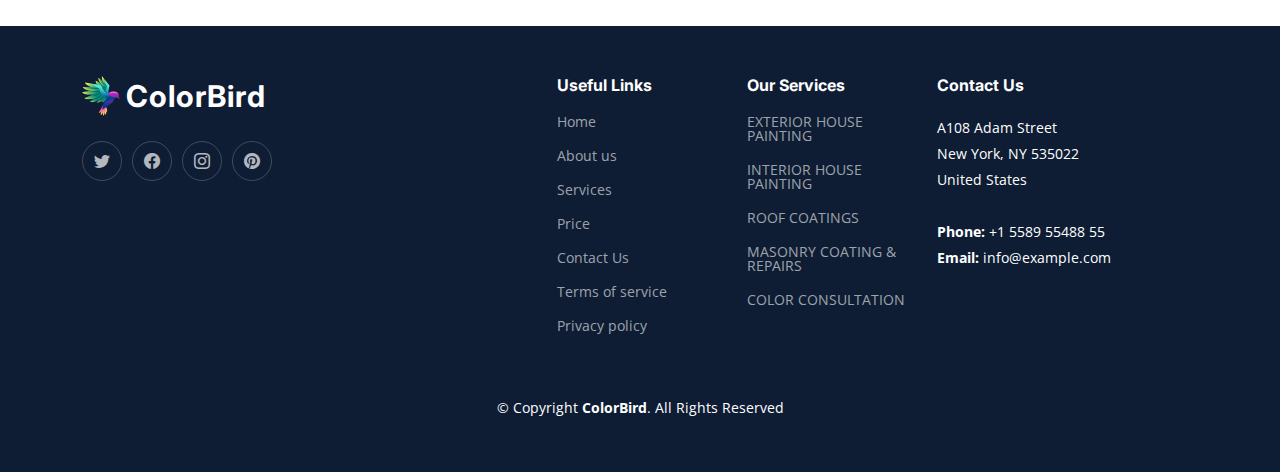
<file: Logis/Logis/service-details.html>
<!DOCTYPE html>
<html lang="en">

<head>
  <meta charset="utf-8">
  <meta content="width=device-width, initial-scale=1.0" name="viewport">

  <title>Logis Bootstrap Template - Service Details</title>
  <meta content="" name="description">
  <meta content="" name="keywords">

  <!-- Favicons -->
  <link href="assets/img/favicon.png" rel="icon">
  <link href="assets/img/apple-touch-icon.png" rel="apple-touch-icon">

  <!-- Google Fonts -->
  <link rel="preconnect" href="https://fonts.googleapis.com">
  <link rel="preconnect" href="https://fonts.gstatic.com" crossorigin>
  <link href="https://fonts.googleapis.com/css2?family=Open+Sans:ital,wght@0,300;0,400;0,500;0,600;0,700;1,300;1,400;1,600;1,700&family=Poppins:ital,wght@0,300;0,400;0,500;0,600;0,700;1,300;1,400;1,500;1,600;1,700&family=Inter:ital,wght@0,300;0,400;0,500;0,600;0,700;1,300;1,400;1,500;1,600;1,700&display=swap" rel="stylesheet">

  <!-- Vendor CSS Files -->
  <link href="assets/vendor/bootstrap/css/bootstrap.min.css" rel="stylesheet">
  <link href="assets/vendor/bootstrap-icons/bootstrap-icons.css" rel="stylesheet">
  <link href="assets/vendor/fontawesome-free/css/all.min.css" rel="stylesheet">
  <link href="assets/vendor/glightbox/css/glightbox.min.css" rel="stylesheet">
  <link href="assets/vendor/swiper/swiper-bundle.min.css" rel="stylesheet">
  <link href="assets/vendor/aos/aos.css" rel="stylesheet">

  <!-- Template Main CSS File -->
  <link href="assets/css/main.css" rel="stylesheet">

  <!-- =======================================================
  * Template Name: Logis
  * Updated: Aug 30 2023 with Bootstrap v5.3.1
  * Template URL: https://bootstrapmade.com/logis-bootstrap-logistics-website-template/
  * Author: BootstrapMade.com
  * License: https://bootstrapmade.com/license/
  ======================================================== -->
</head>

<body>

  <!-- ======= Header ======= -->
  <header id="header" class="header d-flex align-items-center fixed-top">
    <div class="container-fluid container-xl d-flex align-items-center justify-content-between">

      <a href="index.html" class="logo d-flex align-items-center">
        <!-- Uncomment the line below if you also wish to use an image logo -->
        <!-- <img src="assets/img/logo.png" alt=""> -->
        <h1>Logis</h1>
      </a>

      <i class="mobile-nav-toggle mobile-nav-show bi bi-list"></i>
      <i class="mobile-nav-toggle mobile-nav-hide d-none bi bi-x"></i>
      <nav id="navbar" class="navbar">
        <ul>
          <li><a href="index.html">Home</a></li>
          <li><a href="about.html">About</a></li>
          <li><a href="services.html">Services</a></li>
          <li><a href="pricing.html">Pricing</a></li>
          <!-- <li class="dropdown"><a href="#"><span>Drop Down</span> <i class="bi bi-chevron-down dropdown-indicator"></i></a>
            <ul>
              <li><a href="#">Drop Down 1</a></li>
              <li class="dropdown"><a href="#"><span>Deep Drop Down</span> <i class="bi bi-chevron-down dropdown-indicator"></i></a>
                <ul>
                  <li><a href="#">Deep Drop Down 1</a></li>
                  <li><a href="#">Deep Drop Down 2</a></li>
                  <li><a href="#">Deep Drop Down 3</a></li>
                  <li><a href="#">Deep Drop Down 4</a></li>
                  <li><a href="#">Deep Drop Down 5</a></li>
                </ul>
              </li>
              <li><a href="#">Drop Down 2</a></li>
              <li><a href="#">Drop Down 3</a></li>
              <li><a href="#">Drop Down 4</a></li>
            </ul>
          </li> -->
          <li><a href="contact.html">Contact</a></li>
          <li><a class="get-a-quote" href="get-a-quote.html">Get a Quote</a></li>
        </ul>
      </nav><!-- .navbar -->

    </div>
  </header><!-- End Header -->
  <!-- End Header -->

  <main id="main">

    <!-- ======= Breadcrumbs ======= -->
    <div class="breadcrumbs">
      <div class="page-header d-flex align-items-center" style="background-image: url('assets/img/page-header.jpg');">
        <div class="container position-relative">
          <div class="row d-flex justify-content-center">
            <div class="col-lg-6 text-center">
              <h2>Service Details</h2>
              <p>Odio et unde deleniti. Deserunt numquam exercitationem. Officiis quo odio sint voluptas consequatur ut a odio voluptatem. Sit dolorum debitis veritatis natus dolores. Quasi ratione sint. Sit quaerat ipsum dolorem.</p>
            </div>
          </div>
        </div>
      </div>
      <nav>
        <div class="container">
          <ol>
            <li><a href="index.html">Home</a></li>
            <li>Service Details</li>
          </ol>
        </div>
      </nav>
    </div><!-- End Breadcrumbs -->

    <!-- ======= Service Details Section ======= -->
    <section id="service-details" class="service-details">
      <div class="container" data-aos="fade-up">

        <div class="row gy-4">

          <div class="col-lg-4">
            <div class="services-list">
              <a href="#" class="active">Storage</a>
              <a href="#">Logistics</a>
              <a href="#">Cargo</a>
              <a href="#">Trucking</a>
              <a href="#">Packaging</a>
              <a href="#">Warehousing</a>
            </div>

            <h4>EXTERIOR HOUSE PAINTING</h4>
            <p>Nam voluptatem quasi numquam quas fugiat ex temporibus quo est. Quia aut quam quod facere ut non occaecati ut aut. Nesciunt mollitia illum tempore corrupti sed eum reiciendis. Maxime modi rerum.</p>
          </div>

          <div class="col-lg-8">
            <img src="assets/img/detail/house-with-red-car-front-it.jpg" alt="" class="img-fluid services-img">
            <h3>Temporibus et in vero dicta aut eius lidero plastis trand lined voluptas dolorem ut voluptas</h3>
            <p>
              Blanditiis voluptate odit ex error ea sed officiis deserunt. Cupiditate non consequatur et doloremque consequuntur. Accusantium labore reprehenderit error temporibus saepe perferendis fuga doloribus vero. Qui omnis quo sit. Dolorem architecto eum et quos deleniti officia qui.
            </p>
            <ul>
              <li><i class="bi bi-check-circle"></i> <span>Aut eum totam accusantium voluptatem.</span></li>
              <li><i class="bi bi-check-circle"></i> <span>Assumenda et porro nisi nihil nesciunt voluptatibus.</span></li>
              <li><i class="bi bi-check-circle"></i> <span>Ullamco laboris nisi ut aliquip ex ea</span></li>
            </ul>
            <p>
              Est reprehenderit voluptatem necessitatibus asperiores neque sed ea illo. Deleniti quam sequi optio iste veniam repellat odit. Aut pariatur itaque nesciunt fuga.
            </p>
            <p>
              Sunt rem odit accusantium omnis perspiciatis officia. Laboriosam aut consequuntur recusandae mollitia doloremque est architecto cupiditate ullam. Quia est ut occaecati fuga. Distinctio ex repellendus eveniet velit sint quia sapiente cumque. Et ipsa perferendis ut nihil. Laboriosam vel voluptates tenetur nostrum. Eaque iusto cupiditate et totam et quia dolorum in. Sunt molestiae ipsum at consequatur vero. Architecto ut pariatur autem ad non cumque nesciunt qui maxime. Sunt eum quia impedit dolore alias explicabo ea.
            </p>
          </div>

        </div>

      </div>
    </section><!-- End Service Details Section -->

  </main><!-- End #main -->

  <!-- ======= Footer ======= -->
  <footer id="footer" class="footer">

    <div class="container">
      <div class="row gy-4">
        <div class="col-lg-5 col-md-12 footer-info">
          <a href="index.html" class="logo d-flex align-items-center">
            <img src="assets/img/bird_2 [Converted].svg" alt="">
            <span>ColorBird</span>
          </a>
          <p></p>
          <div class="social-links d-flex mt-4">
            <a href="https://twitter.com/asianpaints" class="twitter"><i class="bi bi-twitter"></i></a>
            <a href="https://www.facebook.com/asianpaints" class="facebook"><i class="bi bi-facebook"></i></a>
            <a href="https://www.instagram.com/asianpaints/" class="instagram"><i class="bi bi-instagram"></i></a>
            <a href="https://in.pinterest.com/asianpaints/" class="linkedin"><i class="bi bi-pinterest"></i></a>
          </div>
        </div>

        <div class="col-lg-2 col-6 footer-links">
          <h4>Useful Links</h4>
          <ul>
            <li><a href="#">Home</a></li>
            <li><a href="about.html">About us</a></li>
            <li><a href="services.html">Services</a></li>
            <li><a href="pricing.html">Price</a></li>
            <li><a href="contact.html">Contact Us</a></li>
            <li><a href="#">Terms of service</a></li>
            <li><a href="#">Privacy policy</a></li>
          </ul>
        </div>

        <div class="col-lg-2 col-6 footer-links">
          <h4>Our Services</h4>
          <ul>
            <li><a href="#">EXTERIOR HOUSE PAINTING
            </a></li>
            <li><a href="#">INTERIOR HOUSE PAINTING
            </a></li>
            <li><a href="#">ROOF COATINGS</a></li>
            <li><a href="#">MASONRY COATING & REPAIRS</a></li>
            <li><a href="#">COLOR CONSULTATION</a></li>
          </ul>
        </div>

        <div class="col-lg-3 col-md-12 footer-contact text-center text-md-start">
          <h4>Contact Us</h4>
          <p>
            A108 Adam Street <br>
            New York, NY 535022<br>
            United States <br><br>
            <strong>Phone:</strong> +1 5589 55488 55<br>
            <strong>Email:</strong> info@example.com<br>
          </p>

        </div>

      </div>
    </div>

    <div class="container mt-4">
      <div class="copyright">
        &copy; Copyright <strong><span>ColorBird</span></strong>. All Rights Reserved
      </div>
      <div class="credits">
        <!-- All the links in the footer should remain intact. -->
        <!-- You can delete the links only if you purchased the pro version. -->
        <!-- Licensing information: https://bootstrapmade.com/license/ -->
        <!-- Purchase the pro version with working PHP/AJAX contact form: https://bootstrapmade.com/logis-bootstrap-logistics-website-template/ -->
        <!-- Designed by <a href="https://bootstrapmade.com/">BootstrapMade</a> -->
      </div>
    </div>

  </footer><!-- End Footer -->
  <!-- End Footer -->

  <a href="#" class="scroll-top d-flex align-items-center justify-content-center"><i class="bi bi-arrow-up-short"></i></a>

  <div id="preloader"></div>

  <!-- Vendor JS Files -->
  <script src="assets/vendor/bootstrap/js/bootstrap.bundle.min.js"></script>
  <script src="assets/vendor/purecounter/purecounter_vanilla.js"></script>
  <script src="assets/vendor/glightbox/js/glightbox.min.js"></script>
  <script src="assets/vendor/swiper/swiper-bundle.min.js"></script>
  <script src="assets/vendor/aos/aos.js"></script>
  <script src="assets/vendor/php-email-form/validate.js"></script>

  <!-- Template Main JS File -->
  <script src="assets/js/main.js"></script>

</body>

</html>
</file>
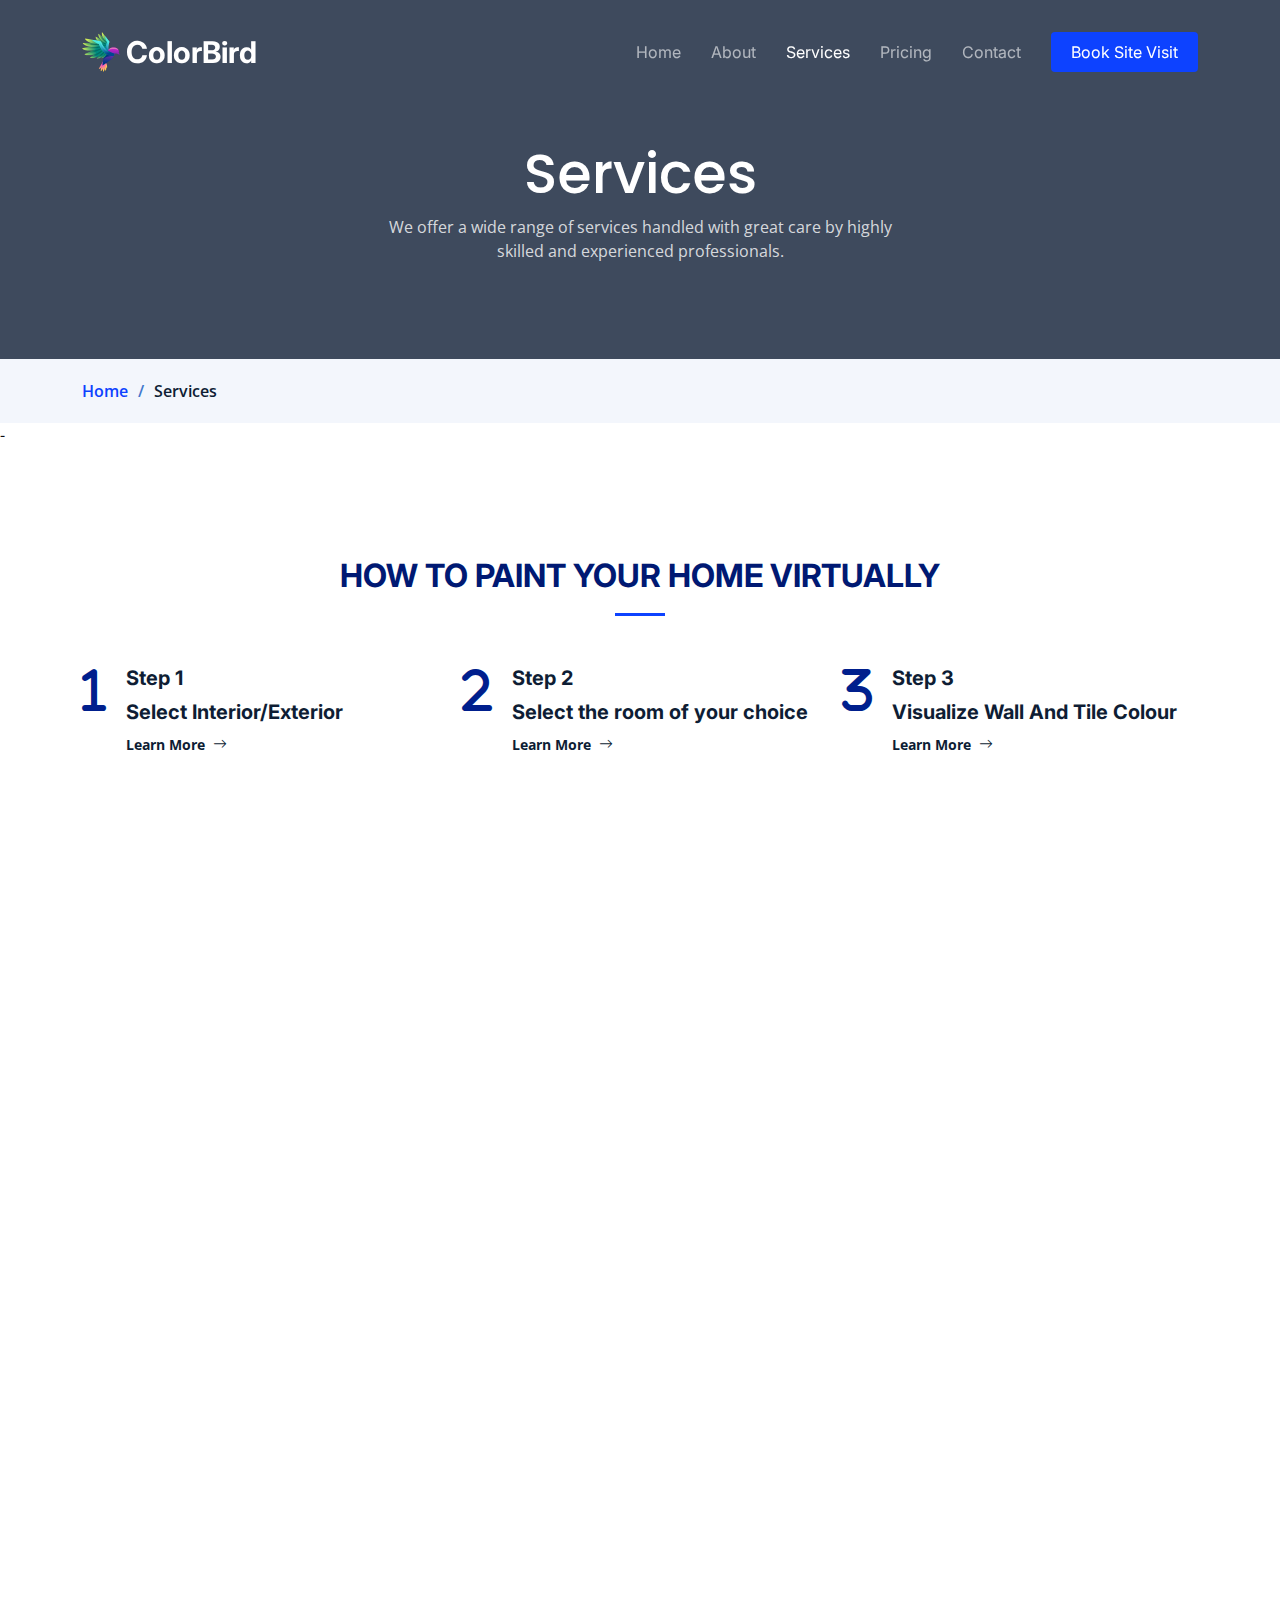
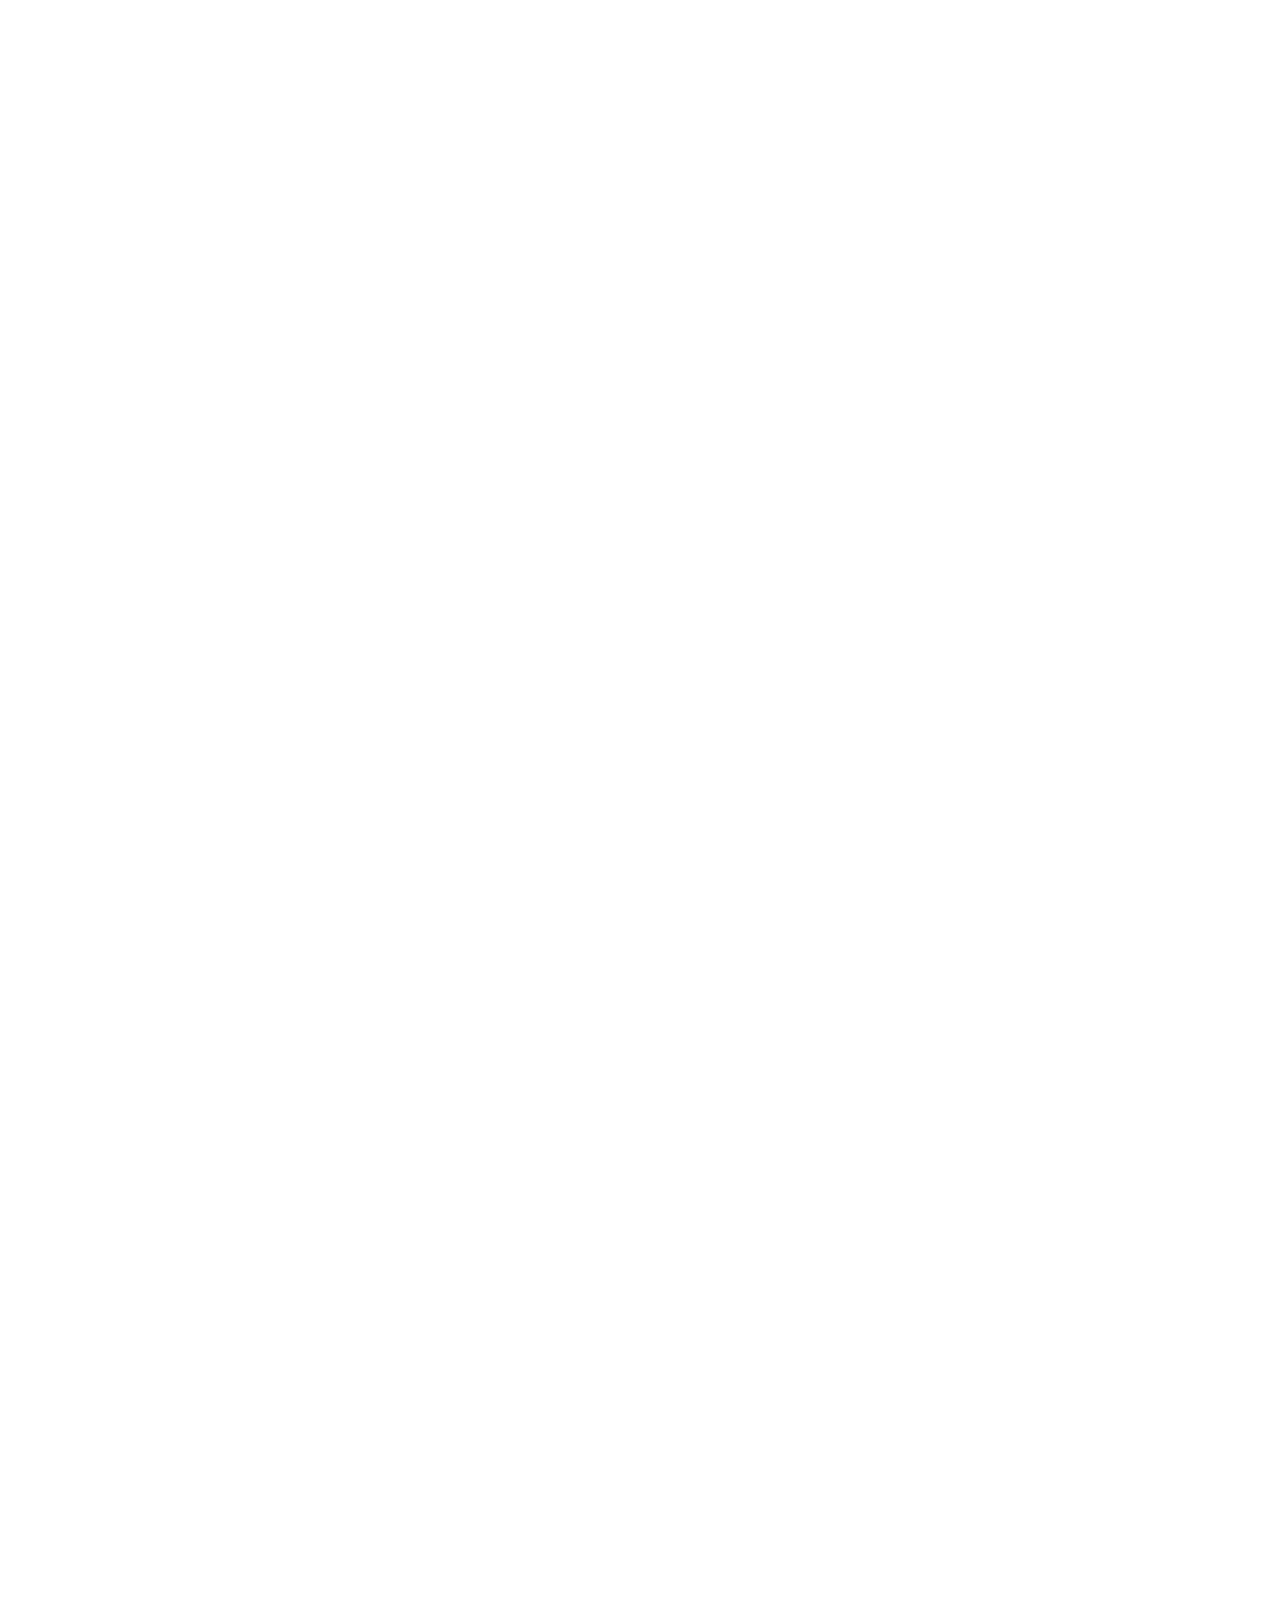
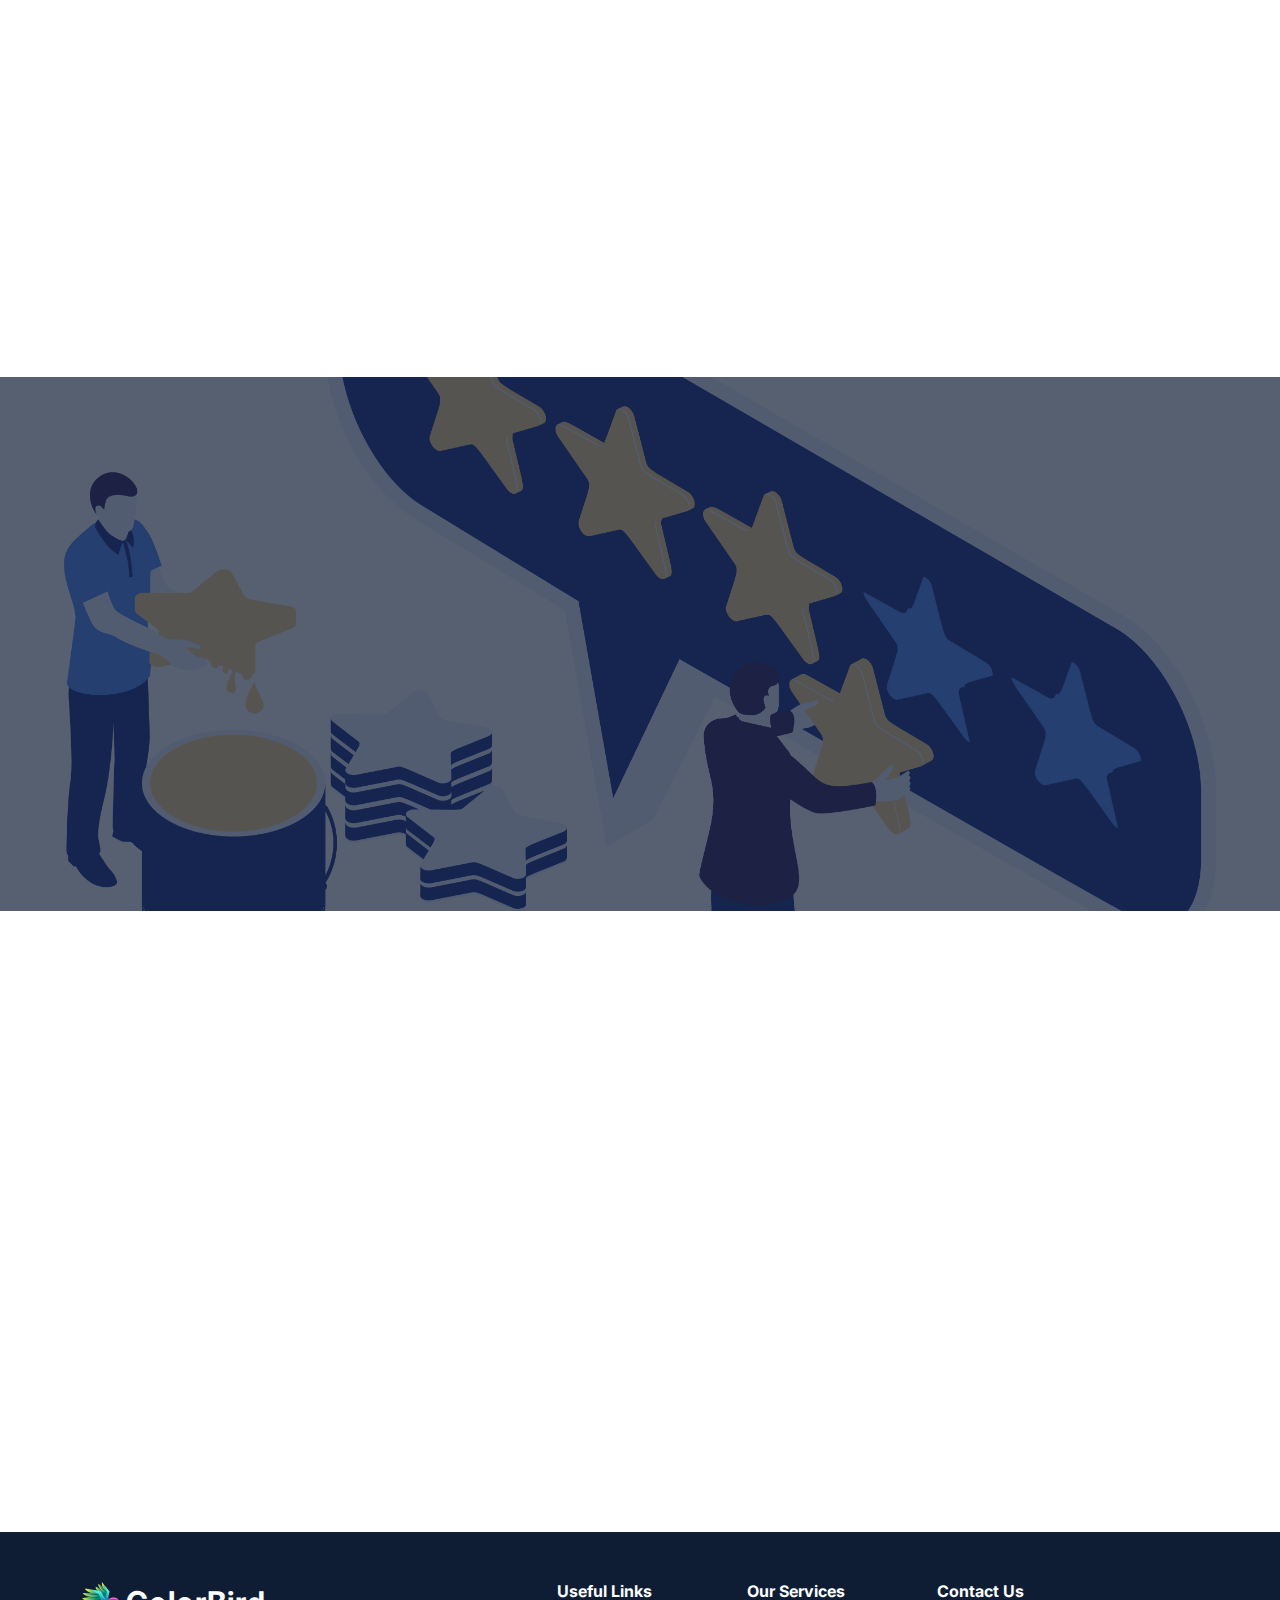
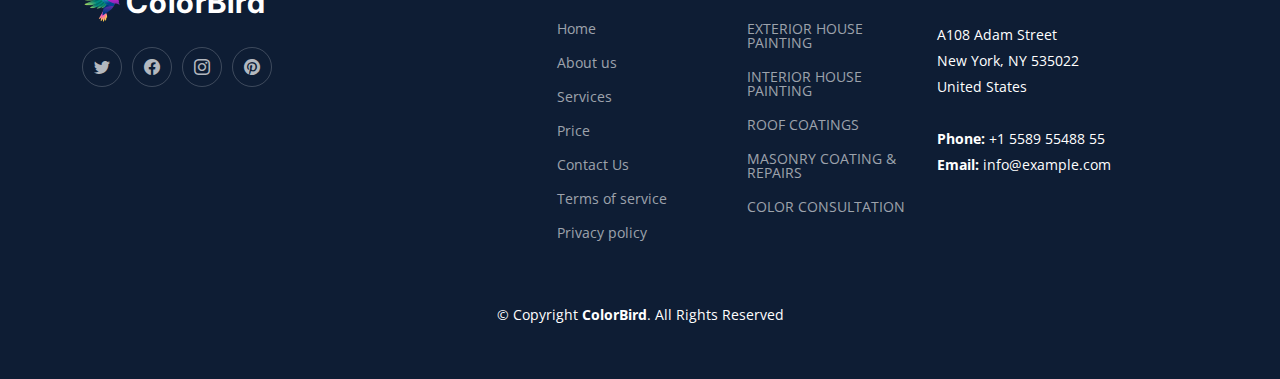
<file: Logis/Logis/services.html>
<!DOCTYPE html>
<html lang="en">

<head>
  <meta charset="utf-8">
  <meta content="width=device-width, initial-scale=1.0" name="viewport">

  <title>ColorBird</title>
  <meta content="" name="description">
  <meta content="" name="keywords">

  <!-- Favicons -->
  <link href="assets/favicon_io (1)/favicon.ico" rel="icon">

  <!-- Google Fonts -->
  <link rel="preconnect" href="https://fonts.googleapis.com">
  <link rel="preconnect" href="https://fonts.gstatic.com" crossorigin>
  <link href="https://fonts.googleapis.com/css2?family=Open+Sans:ital,wght@0,300;0,400;0,500;0,600;0,700;1,300;1,400;1,600;1,700&family=Poppins:ital,wght@0,300;0,400;0,500;0,600;0,700;1,300;1,400;1,500;1,600;1,700&family=Inter:ital,wght@0,300;0,400;0,500;0,600;0,700;1,300;1,400;1,500;1,600;1,700&display=swap" rel="stylesheet">

  <!-- Vendor CSS Files -->
  <link href="assets/vendor/bootstrap/css/bootstrap.min.css" rel="stylesheet">
  <link href="assets/vendor/bootstrap-icons/bootstrap-icons.css" rel="stylesheet">
  <link href="assets/vendor/fontawesome-free/css/all.min.css" rel="stylesheet">
  <link href="assets/vendor/glightbox/css/glightbox.min.css" rel="stylesheet">
  <link href="assets/vendor/swiper/swiper-bundle.min.css" rel="stylesheet">
  <link href="assets/vendor/aos/aos.css" rel="stylesheet">

  <!-- Template Main CSS File -->
  <link href="assets/css/main.css" rel="stylesheet">

  <!-- =======================================================
  * Template Name: Logis
  * Updated: Aug 30 2023 with Bootstrap v5.3.1
  * Template URL: https://bootstrapmade.com/logis-bootstrap-logistics-website-template/
  * Author: BootstrapMade.com
  * License: https://bootstrapmade.com/license/
  ======================================================== -->
</head>

<body>

  <!-- ======= Header ======= -->
  <header id="header" class="header d-flex align-items-center fixed-top">
    <div class="container-fluid container-xl d-flex align-items-center justify-content-between">

      <a href="index.html" class="logo d-flex align-items-center">
        <!-- Uncomment the line below if you also wish to use an image logo -->
        <!-- <img src="assets/img/logo.png" alt=""> -->
        <img src="assets/img/bird_2 [Converted].svg" alt="">
        <h1 >ColorBird</h1>
      </a>

      <i class="mobile-nav-toggle mobile-nav-show bi bi-list"></i>
      <i class="mobile-nav-toggle mobile-nav-hide d-none bi bi-x"></i>
      <nav id="navbar" class="navbar">
        <ul>
          <li><a href="index.html">Home</a></li>
          <li><a href="about.html">About</a></li>
          <li><a href="services.html" class="active">Services</a></li>
          <li><a href="pricing.html">Pricing</a></li>
          <!-- <li class="dropdown"><a href="#"><span>Drop Down</span> <i class="bi bi-chevron-down dropdown-indicator"></i></a>
            <ul>
              <li><a href="#">Drop Down 1</a></li>
              <li class="dropdown"><a href="#"><span>Deep Drop Down</span> <i class="bi bi-chevron-down dropdown-indicator"></i></a>
                <ul>
                  <li><a href="#">Deep Drop Down 1</a></li>
                  <li><a href="#">Deep Drop Down 2</a></li>
                  <li><a href="#">Deep Drop Down 3</a></li>
                  <li><a href="#">Deep Drop Down 4</a></li>
                  <li><a href="#">Deep Drop Down 5</a></li>
                </ul>
              </li>
              <li><a href="#">Drop Down 2</a></li>
              <li><a href="#">Drop Down 3</a></li>
              <li><a href="#">Drop Down 4</a></li>
            </ul>
          </li> -->
          <li><a href="contact.html">Contact</a></li>
          <li><a class="get-a-quote" href="get-a-quote.html">Book Site Visit</a></li>
        </ul>
      </nav><!-- .navbar -->

    </div>
  </header><!-- End Header -->
  <!-- End Header -->

  <main id="main">

    <!-- ======= Breadcrumbs ======= -->
    <div class="breadcrumbs">
      <div class="page-header d-flex align-items-center" style="background-image: url('https://img.freepik.com/free-photo/luxury-house-real-estate-sale-property-generative-ai_169016-29361.jpg?w=1060&t=st=1695049337~exp=1695049937~hmac=cca656119d0a183959dc46063d1e7e0d062a8d2bf0e2ef216d99b19843c53ce0');">
        <div class="container position-relative">
          <div class="row d-flex justify-content-center">
            <div class="col-lg-6 text-center">
              <h2>Services</h2>
              <p>We offer a wide range of services handled with great care by highly skilled and experienced professionals.</p>
            </div>
          </div>
        </div>
      </div>
      <nav>
        <div class="container">
          <ol>
            <li><a href="index.html">Home</a></li>
            <li>Services</li>
          </ol>
        </div>
      </nav>
    </div><!-- End Breadcrumbs -->

    <!-- ======= Featured Services Section ======= -->
   -<section id="featured-services" class="featured-services">
    <div class="section-header">
      <span></span>
      <h2>How to Paint Your Home Virtually</h2>

    </div>
    <div class="container">

      <div class="row gy-4">

        <div class="col-lg-4 col-md-6 service-item d-flex" data-aos="fade-up">
          <div class="icon flex-shrink-0"><i class="fa-solid fa-1"></i></div>
          
          <div>
            <h2 class="title">Step 1</h2>
            <h4 class="title">Select Interior/Exterior</h4>
            <!-- <p class="description">Voluptatum deleniti atque corrupti quos dolores et quas molestias excepturi sint occaecati cupiditate non provident</p> -->
            <a href="" class="readmore stretched-link"><span>Learn More</span><i class="bi bi-arrow-right"></i></a>
          </div>
        </div>
        <!-- End Service Item -->

        <div class="col-lg-4 col-md-6 service-item d-flex" data-aos="fade-up">
          <div class="icon flex-shrink-0"><i class="fa-solid fa-2"></i></div>
          <div>
            <h2 class="title">Step 2</h2>
            <h4 class="title">Select the room of your choice</h4>
            <!-- <p class="description">Voluptatum deleniti atque corrupti quos dolores et quas molestias excepturi sint occaecati cupiditate non provident</p> -->
            <a href="" class="readmore stretched-link"><span>Learn More</span><i class="bi bi-arrow-right"></i></a>
          </div>
        </div><!-- End Service Item -->

        
        <div class="col-lg-4 col-md-6 service-item d-flex" data-aos="fade-up">
          <div class="icon flex-shrink-0"><i class="fa-solid fa-3"></i></div>
          <div>
            <h2 class="title">Step 3</h2>
            <h4 class="title">Visualize Wall And Tile Colour</h4>
            <!-- <p class="description">Voluptatum deleniti atque corrupti quos dolores et quas molestias excepturi sint occaecati cupiditate non provident</p> -->
            <a href="" class="readmore stretched-link"><span>Learn More</span><i class="bi bi-arrow-right"></i></a>
          </div>
        </div><!-- End Service Item -->

      </div>

    </div>
  </section><!-- End Featured Services Section -->

    <!-- ======= Services Section ======= -->
    <section id="service" class="services pt-0">
      <div class="container" data-aos="fade-up">

        <div class="section-header">
          <span>Our Services</span>
          <h2>Our Services</h2>

        </div>

        <div class="row gy-4">

          <div class="col-lg-4 col-md-6" data-aos="fade-up" data-aos-delay="100">
            <div class="card">
              <div class="card-img">
                <img src="assets/img/Service/ex.jpg" alt="" class="img-fluid" style="height: 159px; ;width: 100%;">
              </div>
              <h3><a href="exterior.html" class="stretched-link">Exterior House Painting
                </a></h3>
              <p>ColorBird® offers professional exterior house painting services. We can help with all types of exterior
                home surfaces including wood, siding, stucco and more.</p>
            </div>
          </div><!-- End Card Item -->
          <div class="col-lg-4 col-md-6" data-aos="fade-up" data-aos-delay="300">
            <div class="card">
              <div class="card-img">
                <img src="assets/img/Service/in.jpg" alt="" class="img-fluid " style="height: 159px; width: 100%;">
              </div>
              <h3><a href="interior.html" class="stretched-link">Interior House Painting</a></h3>
              <p>ColorBird® provides a range of custom interior painting services, allowing for a smooth, seamless
                experience and exceptional results in every home.</p>
            </div>
          </div><!-- End Card Item -->

          <div class="col-lg-4 col-md-6" data-aos="fade-up" data-aos-delay="200">
            <div class="card">
              <div class="card-img">
                <img src="assets/img/Service/roof-coatings.jpg" alt="" class="img-fluid"
                  style="height: 159px; width: 100%;">
              </div>
              <h3><a href="roof.html" class="stretched-link">ROOF COATINGS</a></h3>
              <p>Roof coating systems properly applied on commercial building roofs, pipes, and other rooftop equipment
                can both seal and waterproof your roof.

              </p>
            </div>
          </div><!-- End Card Items -->


          <div class="col-lg-4 col-md-6" data-aos="fade-up" data-aos-delay="400">
            <div class="card">
              <div class="card-img">
                <img style="height: 159px; width: 100%;" src="assets/img/Service/Waterproof.jpg" alt=""
                  class="img-fluid">
              </div>
              <h3><a href="waterproof.html" class="stretched-link">WATERPROOF
                  COATINGS</a></h3>
              <p>Let our experienced professionals protect your surfaces from the weather by applying waterproofing
                sealants and coatings.</p>
            </div>
          </div><!-- End Card Item -->

          <div class="col-lg-4 col-md-6" data-aos="fade-up" data-aos-delay="500">
            <div class="card">
              <div class="card-img">
                <img src="assets/img/Service/wall.jpg" alt="" class="img-fluid" style="height: 159px; width: 100%;">
              </div>
              <h3><a href="masonry.html" class="stretched-link">MASONRY COATING & REPAIRS</a></h3>
              <p>Many commercial masonry exteriors are able to preserve their attractive appearance and protect the
                stonework, terra cotta or adobe from eroding when also coated with a protective sealer.</p>
            </div>
          </div><!-- End Card Item -->

          <div class="col-lg-4 col-md-6" data-aos="fade-up" data-aos-delay="600">
            <div class="card">
              <div class="card-img">
                <img src="assets/img/Service/color.jpg" alt="" class="img-fluid" style="height: 159px; width: 100%;">
              </div>
              <h3><a href="color.html" class="stretched-link">Color Consultation</a></h3>
              <p>Not sure which shade to choose? Struggling to differentiate matte, satin and gloss? We will help you
                navigate the sea of options to find a color that matches your home&apos;s interior aesthetic and stands
                up to your family&apos;s daily routine.</p>
            </div>
          </div><!-- End Card Item -->

        </div>

      </div>
    </section><!-- End Services Section -->

    <!-- ======= Features Section ======= -->
    <section id="features" class="features">
      <div class="container">

        <div class="row gy-4 align-items-center features-item" data-aos="fade-up">

          <div class="col-md-5">
            <img src="assets/img/feature/wallpaper.jpg" class="img-fluid" alt=""  >
          </div>
          <div class="col-md-7">
            <h3>Wallpapers for all your spaces at home</h3>
            <p class="fst-italic">
              Versatile and Asthetically pleasing wall covering that enhances interior spaces through a wide range of designs, textures, and colors while offering practicality and personalization.
            </p>
            <ul>
              <li><i class="bi bi-check"></i> It offers an extensive array of designs, patterns, colors, and textures, catering to diverse interior design preferences.</li>
              <li><i class="bi bi-check"></i> It adds tactile dimension to walls.</li>
              <li><i class="bi bi-check"></i> Eco-friendly and Sustainable wallpaper materials are used.</li>
            </ul>
          </div>
        </div><!-- Features Item -->

        <div class="row gy-4 align-items-center features-item" data-aos="fade-up">
          <div class="col-md-5 order-1 order-md-2">
            <img src="assets/img/color-catalogue.jpg" class="img-fluid" alt="">
          </div>
          <div class="col-md-7 order-2 order-md-1">
            <h3>See 2000+ colours
              for wall inspirations</h3>
            <p class="fst-italic">
              Discover colours for your walls
that suit your personality!
            </p>
            <p>
              We bring the world of colour to your fingertips. With a compilation of 2200 shades created by Indian & International Colour Associate, choose from our exclusive paint catalogue & wall paint colours offered
            </p>
          </div>
        </div><!-- Features Item -->

        <div class="row gy-4 align-items-center features-item" data-aos="fade-up">
          <div class="col-md-5">
            <img src="assets/img/feature/texture.jpg" class="img-fluid" alt="">
          </div>
          <div class="col-md-7">
            <h3>Discover Multiple textures for your House</h3>
            <p>Our wall texture paints open doors to unique and eye-catching interior texture designs for wall painting that make a lasting impression. With stone, marble, and metal finishes, the possibilities for your wall design are endless.</p>
            <ul>
              <li><i class="bi bi-check"></i> Add a touch of character and charm to any interior.</li>
              <li><i class="bi bi-check"></i> Adding depth and visual interest to a space.</li>
              <li><i class="bi bi-check"></i> Create a more comfortable and inviting environment.</li>
            </ul>
          </div>
        </div><!-- Features Item -->

        <div class="row gy-4 align-items-center features-item" data-aos="fade-up">
          <div class="col-md-5 order-1 order-md-2">
            <img src="assets/img/feature/interiordesign.jpg" class="img-fluid" alt="">
          </div>
          <div class="col-md-7 order-2 order-md-1">
            <h3>ColorBird Interior Design Service</h3>
            <p class="fst-italic">
              Our ColorBird Interior Design services panel of experienced interior designers help you visualise and execute your vision. Just like you, your home interior designs should be best
            </p>
            <p>
              Ultimate destination for top-notch interior design services. Our panel of experienced interior designers specializes in crafting stunning and functional spaces for bedrooms, bathrooms, kitchens, and living rooms. We believe that your home's interior design should be a true reflection of your personality and style. With our personalized service, you can expect tailor-made designs that suit your preferences. From conceptualization to execution, we provide end-to-end services, ensuring a seamless experience for you.
          </div>
        </div><!-- Features Item -->

      </div>
    </section><!-- End Features Section -->

    <!-- ======= Testimonials Section ======= -->
    <section id="testimonials" class="testimonials">
      <div class="container">

        <div class="slides-1 swiper" data-aos="fade-up">
          <div class="swiper-wrapper">

            <div class="swiper-slide">
              <div class="testimonial-item">
                <img src="assets/img/testimonials/review (2).jpg" class="testimonial-img" alt="">
                <h3>Sunil Kumar</h3>
                <h4>Banglore</h4>
                <div class="stars">
                  <i class="bi bi-star-fill"></i><i class="bi bi-star-fill"></i><i class="bi bi-star-fill"></i><i
                    class="bi bi-star-fill"></i><i class="bi bi-star-fill"></i>
                </div>
                <p>
                  <i class="bi bi-quote quote-icon-left"></i>
                  Very professional- on schedule, clean job site, very nice people, very patient and gave good
                  suggestions when choosing colors. Highly recommend! My heartful thanks to ColorBird team and special
                  thanks to The Painting team. the experience was amazing. I definitely suggest Colorbird.
                  <i class="bi bi-quote quote-icon-right"></i>
                </p>
              </div>
            </div><!-- End testimonial item -->

            <div class="swiper-slide">
              <div class="testimonial-item">
                <img src="assets/img/testimonials/review (5).jpg" class="testimonial-img" alt="">
                <h3>Kavita Jiaswal</h3>
                <h4>Mumbai</h4>
                <div class="stars">
                  <i class="bi bi-star-fill"></i><i class="bi bi-star-fill"></i><i class="bi bi-star-fill"></i><i
                    class="bi bi-star-fill"></i><i class="bi bi-star-fill"></i>
                </div>
                <p>
                  <i class="bi bi-quote quote-icon-left"></i>
                  Completed the work well with in time. Color advice suitable to Dining, Bedroom and Guest room all were
                  excellent. As agreed Asian top quality paint only used. All the Painters and persons who attended
                  wallpapers fixing were very polite and professional in approach. I am fully satisfied with design,
                  quality of work and timely completion. It was a nice experience. The price charged is found to be very
                  reasonable.
                  <i class="bi bi-quote quote-icon-right"></i>
                </p>
              </div>
            </div><!-- End testimonial item -->

            <div class="swiper-slide">
              <div class="testimonial-item">
                <img src="assets/img/testimonials/review (1).jpg" class="testimonial-img" alt="">
                <h3>Arun Kohli</h3>
                <h4>Delhi</h4>
                <div class="stars">
                  <i class="bi bi-star-fill"></i><i class="bi bi-star-fill"></i><i class="bi bi-star-fill"></i><i
                    class="bi bi-star-fill"></i><i class="bi bi-star-fill"></i>
                </div>
                <p>
                  <i class="bi bi-quote quote-icon-left"></i>
                  ColorBird did a great job from giving the quote to getting the job done. Special thanks to Supervisor
                  and the painters who took personal interest to ensure customer satisfaction. Overall a great
                  experience. Thanks
                  <i class="bi bi-quote quote-icon-right"></i>
                </p>
              </div>
            </div><!-- End testimonial item -->

            <div class="swiper-slide">
              <div class="testimonial-item">
                <img src="assets/img/testimonials/review (3).jpg" class="testimonial-img" alt="">
                <h3>Rakesh Singh</h3>
                <h4>Jaipur</h4>
                <div class="stars">
                  <i class="bi bi-star-fill"></i><i class="bi bi-star-fill"></i><i class="bi bi-star-fill"></i><i
                    class="bi bi-star-fill"></i><i class="bi bi-star-fill"></i>
                </div>
                <p>
                  <i class="bi bi-quote quote-icon-left"></i>
                  In working with ColorBird, they have always been on time, they have been clean, neat, never left any
                  mess afterwards and finished exactly when they said they would.
                  <i class="bi bi-quote quote-icon-right"></i>
                </p>
              </div>
            </div><!-- End testimonial item -->

            <div class="swiper-slide">
              <div class="testimonial-item">
                <img src="assets/img/testimonials/review (4).jpg" class="testimonial-img" alt="">
                <h3>Sanjay Shinde</h3>
                <h4>Pune</h4>
                <div class="stars">
                  <i class="bi bi-star-fill"></i><i class="bi bi-star-fill"></i><i class="bi bi-star-fill"></i><i
                    class="bi bi-star-fill"></i><i class="bi bi-star-fill"></i>
                </div>
                <p>
                  <i class="bi bi-quote quote-icon-left"></i>
                  I expected excellent workmanship, devotion to the job at hand, and that the people who would be here
                  would not work to the clock but to the point that the project would be completed for the day.
                  ColorBird met all my expectations and more.
                  <i class="bi bi-quote quote-icon-right"></i>
                </p>
              </div>
            </div><!-- End testimonial item -->

          </div>
          <div class="swiper-pagination"></div>
        </div>

      </div>
    </section><!-- End Testimonials Section -->

    <!-- ======= Frequently Asked Questions Section ======= -->
    <section id="faq" class="faq">
      <div class="container" data-aos="fade-up">

        <div class="section-header">
          <span>Frequently Asked Questions</span>
          <h2>Frequently Asked Questions</h2>

        </div>

        <div class="row justify-content-center" data-aos="fade-up" data-aos-delay="200">
          <div class="col-lg-10">

            <div class="accordion accordion-flush" id="faqlist">

              <div class="accordion-item">
                <h3 class="accordion-header">
                  <button class="accordion-button collapsed" type="button" data-bs-toggle="collapse"
                    data-bs-target="#faq-content-1">
                    <i class="bi bi-question-circle question-icon"></i>
                    Who will paint my house?
                  </button>
                </h3>
                <div id="faq-content-1" class="accordion-collapse collapse" data-bs-parent="#faqlist">
                  <div class="accordion-body">
                    We have a panel of contractors, and painters who are trained by us with respect to our product
                    range. Our painters are trained to ensure that the correct application procedures are followed. They
                    are also trained in textured and specialty paint finishes.
                  </div>
                </div>
              </div><!-- # Faq item-->

              <div class="accordion-item">
                <h3 class="accordion-header">
                  <button class="accordion-button collapsed" type="button" data-bs-toggle="collapse"
                    data-bs-target="#faq-content-2">
                    <i class="bi bi-question-circle question-icon"></i>
                    What are the tools used during painting and how will they benefit me?
                  </button>
                </h3>
                <div id="faq-content-2" class="accordion-collapse collapse" data-bs-parent="#faqlist">
                  <div class="accordion-body">
                    Our Associates will be using tools for superior finish such as mechanized painting tools, scientific
                    site evaluation through moisturemeters, accurate measurement through laser based digital
                    distancemeters, covering and masking of furniture through masking films, express and superior
                    sanding through electric sanders, dust extraction through vacuum cleaners, faster and superior
                    painting through Telescopic roller. The Associate will share the details, when he visits the site.
                  </div>
                </div>
              </div><!-- # Faq item-->

              <div class="accordion-item">
                <h3 class="accordion-header">
                  <button class="accordion-button collapsed" type="button" data-bs-toggle="collapse"
                    data-bs-target="#faq-content-3">
                    <i class="bi bi-question-circle question-icon"></i>
                    How much area does the product cover?
                  </button>
                </h3>
                <div id="faq-content-3" class="accordion-collapse collapse" data-bs-parent="#faqlist">
                  <div class="accordion-body">
                    The product covers 5 - 6 square feet per kilogram for 2 coats.
                  </div>
                </div>
              </div><!-- # Faq item-->

              <div class="accordion-item">
                <h3 class="accordion-header">
                  <button class="accordion-button collapsed" type="button" data-bs-toggle="collapse"
                    data-bs-target="#faq-content-4">
                    <i class="bi bi-question-circle question-icon"></i>
                    Can we use a thinner to dilute the paint?
                  </button>
                </h3>
                <div id="faq-content-4" class="accordion-collapse collapse" data-bs-parent="#faqlist">
                  <div class="accordion-body">
                    <i class="bi bi-question-circle question-icon"></i>
                    We do not recommend using a thinner since no dilution is required in the paint.
                  </div>
                </div><!-- # Faq item-->

                <div class="accordion-item">
                  <h3 class="accordion-header">
                    <button class="accordion-button collapsed" type="button" data-bs-toggle="collapse"
                      data-bs-target="#faq-content-5">
                      <i class="bi bi-question-circle question-icon"></i>
                      How do I pick paint colours for my home interiors?
                    </button>
                  </h3>
                  <div id="faq-content-5" class="accordion-collapse collapse" data-bs-parent="#faqlist">
                    <div class="accordion-body">
                      We offers colour combination books which help in selecting colours for home based on spaces & type
                      of interior. One can also visit the nearest experience store in their city to meet a colour expert
                      who can give customized solutions.

                      Visit the colour catalogue for a digital visualization of colours in interiors
                    </div>
                  </div>
                </div><!-- # Faq item-->

              </div>

            </div>
          </div>

        </div>
    </section><!-- End Frequently Asked Questions Section -->

  </main><!-- End #main -->

  <!-- ======= Footer ======= -->
  <footer id="footer" class="footer">

    <div class="container">
      <div class="row gy-4">
        <div class="col-lg-5 col-md-12 footer-info">
          <a href="index.html" class="logo d-flex align-items-center">
            <img src="assets/img/bird_2 [Converted].svg" alt="">
            <span>ColorBird</span>
          </a>
          <p></p>
          <div class="social-links d-flex mt-4">
            <a href="https://twitter.com/asianpaints" class="twitter"><i class="bi bi-twitter"></i></a>
            <a href="https://www.facebook.com/asianpaints" class="facebook"><i class="bi bi-facebook"></i></a>
            <a href="https://www.instagram.com/asianpaints/" class="instagram"><i class="bi bi-instagram"></i></a>
            <a href="https://in.pinterest.com/asianpaints/" class="linkedin"><i class="bi bi-pinterest"></i></a>
          </div>
        </div>

        <div class="col-lg-2 col-6 footer-links">
          <h4>Useful Links</h4>
          <ul>
            <li><a href="#">Home</a></li>
            <li><a href="about.html">About us</a></li>
            <li><a href="services.html">Services</a></li>
            <li><a href="pricing.html">Price</a></li>
            <li><a href="contact.html">Contact Us</a></li>
            <li><a href="#">Terms of service</a></li>
            <li><a href="#">Privacy policy</a></li>
          </ul>
        </div>

        <div class="col-lg-2 col-6 footer-links">
          <h4>Our Services</h4>
          <ul>
            <li><a href="#">EXTERIOR HOUSE PAINTING
            </a></li>
            <li><a href="#">INTERIOR HOUSE PAINTING
            </a></li>
            <li><a href="#">ROOF COATINGS</a></li>
            <li><a href="#">MASONRY COATING & REPAIRS</a></li>
            <li><a href="#">COLOR CONSULTATION</a></li>
          </ul>
        </div>

        <div class="col-lg-3 col-md-12 footer-contact text-center text-md-start">
          <h4>Contact Us</h4>
          <p>
            A108 Adam Street <br>
            New York, NY 535022<br>
            United States <br><br>
            <strong>Phone:</strong> +1 5589 55488 55<br>
            <strong>Email:</strong> info@example.com<br>
          </p>

        </div>

      </div>
    </div>

    <div class="container mt-4">
      <div class="copyright">
        &copy; Copyright <strong><span>ColorBird</span></strong>. All Rights Reserved
      </div>
      <div class="credits">
        <!-- All the links in the footer should remain intact. -->
        <!-- You can delete the links only if you purchased the pro version. -->
        <!-- Licensing information: https://bootstrapmade.com/license/ -->
        <!-- Purchase the pro version with working PHP/AJAX contact form: https://bootstrapmade.com/logis-bootstrap-logistics-website-template/ -->
        <!-- Designed by <a href="https://bootstrapmade.com/">BootstrapMade</a> -->
      </div>
    </div>

  </footer><!-- End Footer -->
  <!-- End Footer -->

  <a href="#" class="scroll-top d-flex align-items-center justify-content-center"><i class="bi bi-arrow-up-short"></i></a>

  <div id="preloader"></div>

  <!-- Vendor JS Files -->
  <script src="assets/vendor/bootstrap/js/bootstrap.bundle.min.js"></script>
  <script src="assets/vendor/purecounter/purecounter_vanilla.js"></script>
  <script src="assets/vendor/glightbox/js/glightbox.min.js"></script>
  <script src="assets/vendor/swiper/swiper-bundle.min.js"></script>
  <script src="assets/vendor/aos/aos.js"></script>
  <script src="assets/vendor/php-email-form/validate.js"></script>

  <!-- Template Main JS File -->
  <script src="assets/js/main.js"></script>

</body>

</html>
</file>
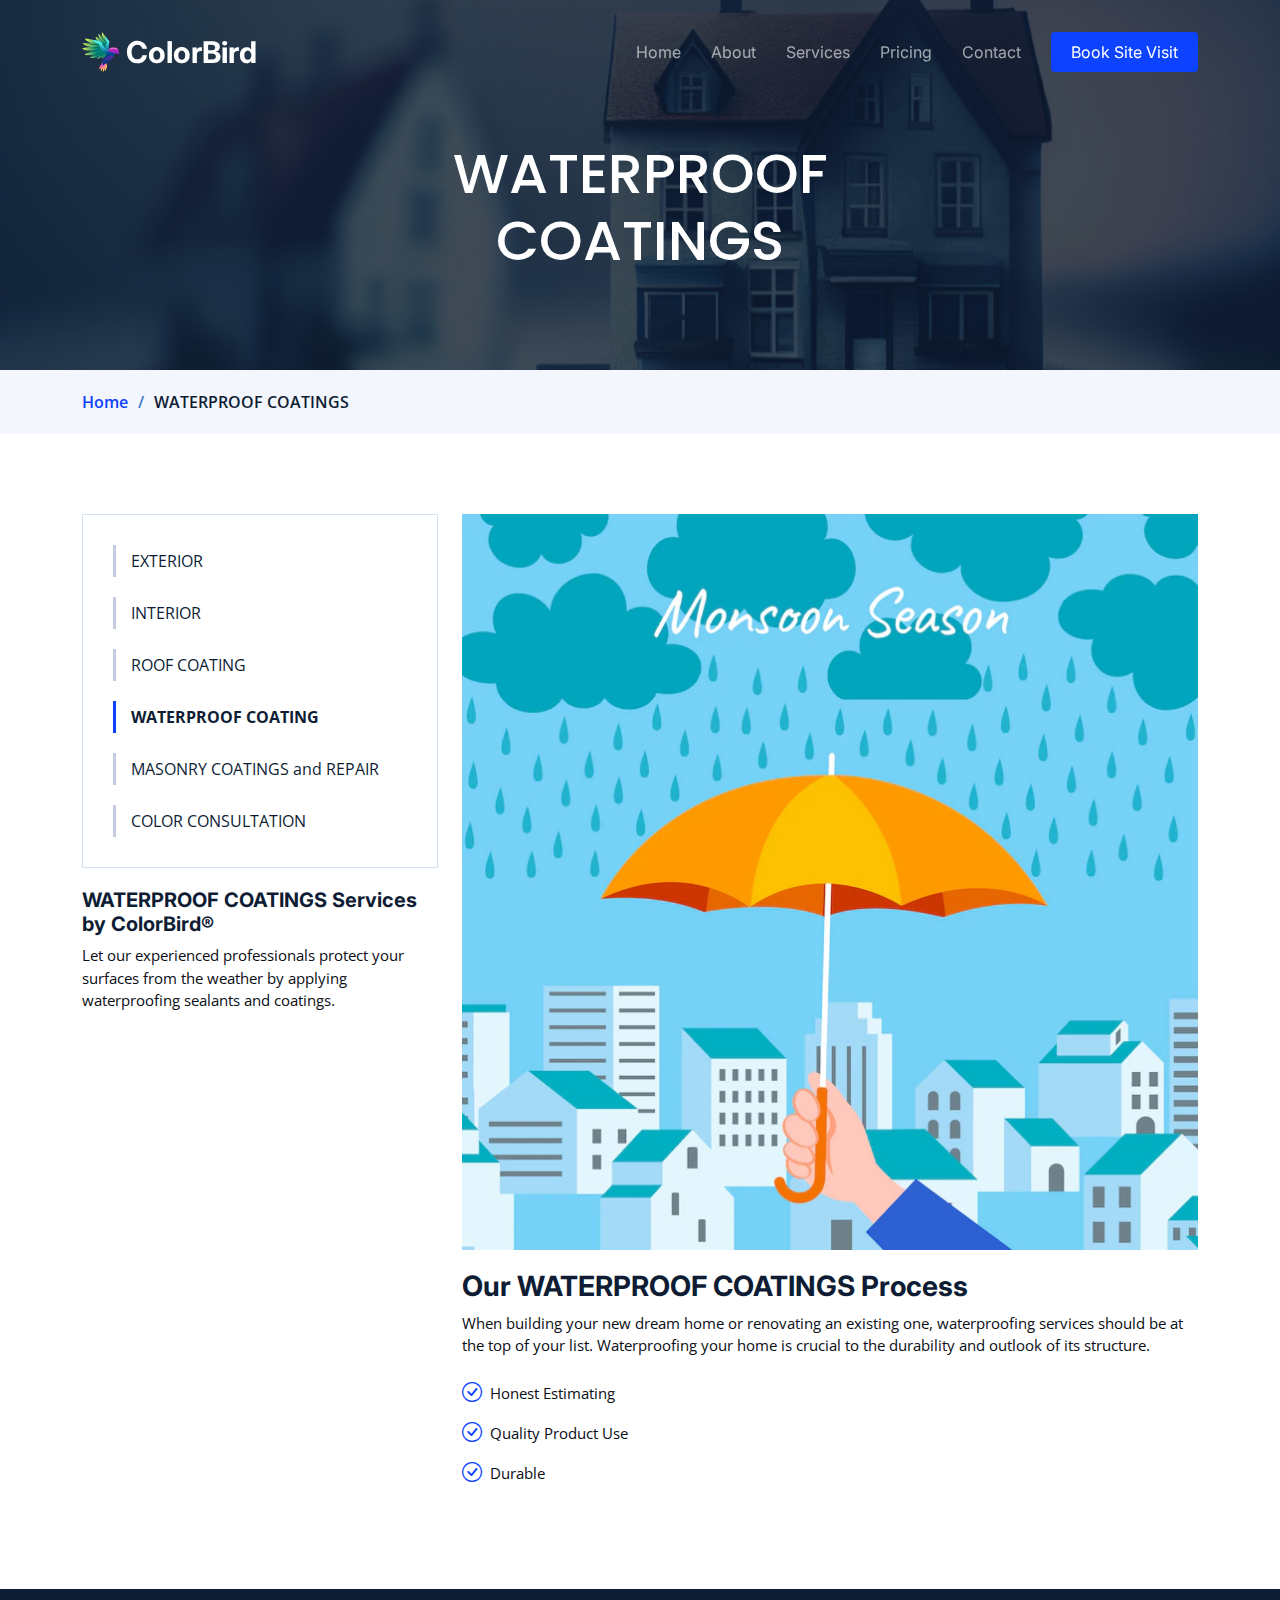
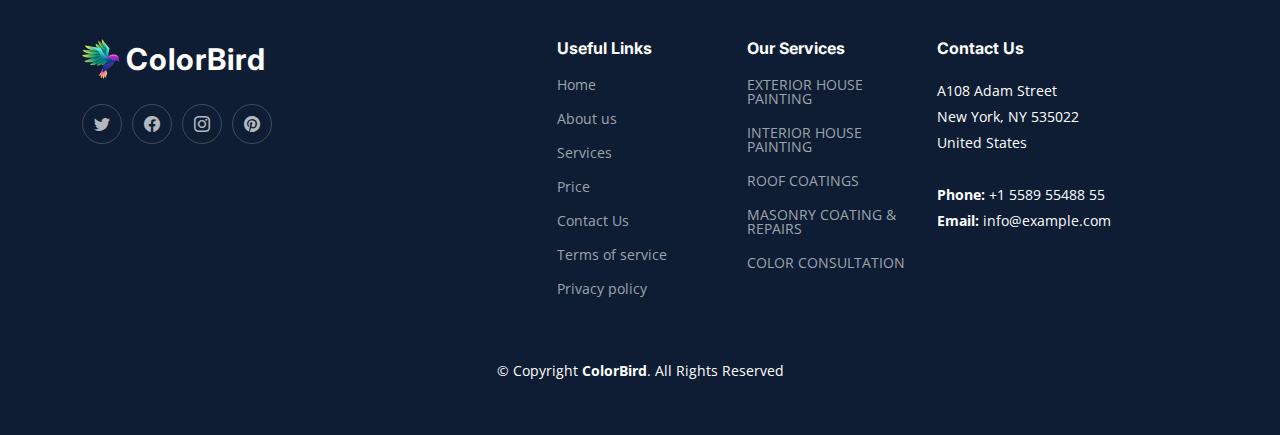
<file: Logis/Logis/waterproof.html>
<!DOCTYPE html>
<html lang="en">

<head>
  <meta charset="utf-8">
  <meta content="width=device-width, initial-scale=1.0" name="viewport">

  <title>ColorBird</title>
  <meta content="" name="description">
  <meta content="" name="keywords">

  <!-- Favicons -->
  <link href="assets/favicon_io (1)/favicon.ico" rel="icon">
  <!-- Google Fonts -->
  <link rel="preconnect" href="https://fonts.googleapis.com">
  <link rel="preconnect" href="https://fonts.gstatic.com" crossorigin>
  <link href="https://fonts.googleapis.com/css2?family=Open+Sans:ital,wght@0,300;0,400;0,500;0,600;0,700;1,300;1,400;1,600;1,700&family=Poppins:ital,wght@0,300;0,400;0,500;0,600;0,700;1,300;1,400;1,500;1,600;1,700&family=Inter:ital,wght@0,300;0,400;0,500;0,600;0,700;1,300;1,400;1,500;1,600;1,700&display=swap" rel="stylesheet">

  <!-- Vendor CSS Files -->
  <link href="assets/vendor/bootstrap/css/bootstrap.min.css" rel="stylesheet">
  <link href="assets/vendor/bootstrap-icons/bootstrap-icons.css" rel="stylesheet">
  <link href="assets/vendor/fontawesome-free/css/all.min.css" rel="stylesheet">
  <link href="assets/vendor/glightbox/css/glightbox.min.css" rel="stylesheet">
  <link href="assets/vendor/swiper/swiper-bundle.min.css" rel="stylesheet">
  <link href="assets/vendor/aos/aos.css" rel="stylesheet">

  <!-- Template Main CSS File -->
  <link href="assets/css/main.css" rel="stylesheet">

  <!-- =======================================================
  * Template Name: Logis
  * Updated: Aug 30 2023 with Bootstrap v5.3.1
  * Template URL: https://bootstrapmade.com/logis-bootstrap-logistics-website-template/
  * Author: BootstrapMade.com
  * License: https://bootstrapmade.com/license/
  ======================================================== -->
</head>

<body>

  <!-- ======= Header ======= -->
  <header id="header" class="header d-flex align-items-center fixed-top">
    <div class="container-fluid container-xl d-flex align-items-center justify-content-between">

      <a href="index.html" class="logo d-flex align-items-center">
        <!-- Uncomment the line below if you also wish to use an image logo -->
        <!-- <img src="assets/img/logo.png" alt=""> -->
        <img src="assets/img/bird_2 [Converted].svg" alt="">
        <h1 >ColorBird</h1>
      </a>

      <i class="mobile-nav-toggle mobile-nav-show bi bi-list"></i>
      <i class="mobile-nav-toggle mobile-nav-hide d-none bi bi-x"></i>
      <nav id="navbar" class="navbar">
        <ul>
          <li><a href="index.html">Home</a></li>
          <li><a href="about.html">About</a></li>
          <li><a href="services.html">Services</a></li>
          <li><a href="pricing.html">Pricing</a></li>
          <!-- <li class="dropdown"><a href="#"><span>Drop Down</span> <i class="bi bi-chevron-down dropdown-indicator"></i></a>
            <ul>
              <li><a href="#">Drop Down 1</a></li>
              <li class="dropdown"><a href="#"><span>Deep Drop Down</span> <i class="bi bi-chevron-down dropdown-indicator"></i></a>
                <ul>
                  <li><a href="#">Deep Drop Down 1</a></li>
                  <li><a href="#">Deep Drop Down 2</a></li>
                  <li><a href="#">Deep Drop Down 3</a></li>
                  <li><a href="#">Deep Drop Down 4</a></li>
                  <li><a href="#">Deep Drop Down 5</a></li>
                </ul>
              </li>
              <li><a href="#">Drop Down 2</a></li>
              <li><a href="#">Drop Down 3</a></li>
              <li><a href="#">Drop Down 4</a></li>
            </ul>
          </li> -->
          <li><a href="contact.html">Contact</a></li>
          <li><a class="get-a-quote" href="get-a-quote.html">Book Site Visit</a></li>
        </ul>
      </nav><!-- .navbar -->

    </div>
  </header><!-- End Header -->
  <!-- End Header -->

  <main id="main">

    <!-- ======= Breadcrumbs ======= -->
    <div class="breadcrumbs">
      <div class="page-header d-flex align-items-center" style="background-image: url('assets/css/water.jpg');">
        <div class="container position-relative">
          <div class="row d-flex justify-content-center">
            <div class="col-lg-6 text-center">
              <h2>WATERPROOF COATINGS</h2>
              <p></p>
            </div>
          </div>
        </div>
      </div>
      <nav>
        <div class="container">
          <ol>
            <li><a href="index.html">Home</a></li>
            <li>WATERPROOF COATINGS</li>
          </ol>
        </div>
      </nav>
    </div><!-- End Breadcrumbs -->

    <!-- ======= Service Details Section ======= -->
    <section id="service-details" class="service-details">
      <div class="container" data-aos="fade-up">

        <div class="row gy-4">

          <div class="col-lg-4">
            <div class="services-list">
              <a href="exterior.html" >EXTERIOR</a>
              <a href="interior.html">INTERIOR</a>
              <a href="roof.html">ROOF COATING</a>
              <a href="waterproof.html" class="active">WATERPROOF COATING</a>
              <a href="masonry.html">MASONRY COATINGS and REPAIR</a>
              <a href="color.html">COLOR CONSULTATION</a>
            </div>

            <h4>WATERPROOF COATINGS Services by ColorBird®</h4>
            <p>Let our experienced professionals protect your surfaces from the weather by applying waterproofing sealants and coatings.</p>
          </div>

          <div class="col-lg-8">
            <img src="assets/img/detail/waterproofing.webp" alt="" class="img-fluid services-img">
            <h3>Our WATERPROOF COATINGS Process</h3>
            <p>
              When building your new dream home or renovating an existing one, waterproofing services should be at the top of your list. Waterproofing your home is crucial to the durability and outlook of its structure.


            </p>
            <ul>
              <li><i class="bi bi-check-circle"></i> <span> Honest Estimating</span></li>
              <li><i class="bi bi-check-circle"></i> <span>Quality Product Use </span></li>
              <li><i class="bi bi-check-circle"></i> <span>Durable</span></li>
            </ul>
            <!-- <p>
              Est reprehenderit voluptatem necessitatibus asperiores neque sed ea illo. Deleniti quam sequi optio iste veniam repellat odit. Aut pariatur itaque nesciunt fuga.
            </p>
            <p>
              Sunt rem odit accusantium omnis perspiciatis officia. Laboriosam aut consequuntur recusandae mollitia doloremque est architecto cupiditate ullam. Quia est ut occaecati fuga. Distinctio ex repellendus eveniet velit sint quia sapiente cumque. Et ipsa perferendis ut nihil. Laboriosam vel voluptates tenetur nostrum. Eaque iusto cupiditate et totam et quia dolorum in. Sunt molestiae ipsum at consequatur vero. Architecto ut pariatur autem ad non cumque nesciunt qui maxime. Sunt eum quia impedit dolore alias explicabo ea.
            </p> -->
          </div>

        </div>

      </div>
    </section><!-- End Service Details Section -->

  </main><!-- End #main -->

  <!-- ======= Footer ======= -->
  <footer id="footer" class="footer">

    <div class="container">
      <div class="row gy-4">
        <div class="col-lg-5 col-md-12 footer-info">
          <a href="index.html" class="logo d-flex align-items-center">
            <img src="assets/img/bird_2 [Converted].svg" alt="">
            <span>ColorBird</span>
          </a>
          <p></p>
          <div class="social-links d-flex mt-4">
            <a href="https://twitter.com/asianpaints" class="twitter"><i class="bi bi-twitter"></i></a>
            <a href="https://www.facebook.com/asianpaints" class="facebook"><i class="bi bi-facebook"></i></a>
            <a href="https://www.instagram.com/asianpaints/" class="instagram"><i class="bi bi-instagram"></i></a>
            <a href="https://in.pinterest.com/asianpaints/" class="linkedin"><i class="bi bi-pinterest"></i></a>
          </div>
        </div>

        <div class="col-lg-2 col-6 footer-links">
          <h4>Useful Links</h4>
          <ul>
            <li><a href="#">Home</a></li>
            <li><a href="about.html">About us</a></li>
            <li><a href="services.html">Services</a></li>
            <li><a href="pricing.html">Price</a></li>
            <li><a href="contact.html">Contact Us</a></li>
            <li><a href="#">Terms of service</a></li>
            <li><a href="#">Privacy policy</a></li>
          </ul>
        </div>

        <div class="col-lg-2 col-6 footer-links">
          <h4>Our Services</h4>
          <ul>
            <li><a href="#">EXTERIOR HOUSE PAINTING
            </a></li>
            <li><a href="#">INTERIOR HOUSE PAINTING
            </a></li>
            <li><a href="#">ROOF COATINGS</a></li>
            <li><a href="#">MASONRY COATING & REPAIRS</a></li>
            <li><a href="#">COLOR CONSULTATION</a></li>
          </ul>
        </div>

        <div class="col-lg-3 col-md-12 footer-contact text-center text-md-start">
          <h4>Contact Us</h4>
          <p>
            A108 Adam Street <br>
            New York, NY 535022<br>
            United States <br><br>
            <strong>Phone:</strong> +1 5589 55488 55<br>
            <strong>Email:</strong> info@example.com<br>
          </p>

        </div>

      </div>
    </div>

    <div class="container mt-4">
      <div class="copyright">
        &copy; Copyright <strong><span>ColorBird</span></strong>. All Rights Reserved
      </div>
      <div class="credits">
        <!-- All the links in the footer should remain intact. -->
        <!-- You can delete the links only if you purchased the pro version. -->
        <!-- Licensing information: https://bootstrapmade.com/license/ -->
        <!-- Purchase the pro version with working PHP/AJAX contact form: https://bootstrapmade.com/logis-bootstrap-logistics-website-template/ -->
        <!-- Designed by <a href="https://bootstrapmade.com/">BootstrapMade</a> -->
      </div>
    </div>

  </footer><!-- End Footer -->
  <!-- End Footer -->

  <a href="#" class="scroll-top d-flex align-items-center justify-content-center"><i class="bi bi-arrow-up-short"></i></a>

  <div id="preloader"></div>

  <!-- Vendor JS Files -->
  <script src="assets/vendor/bootstrap/js/bootstrap.bundle.min.js"></script>
  <script src="assets/vendor/purecounter/purecounter_vanilla.js"></script>
  <script src="assets/vendor/glightbox/js/glightbox.min.js"></script>
  <script src="assets/vendor/swiper/swiper-bundle.min.js"></script>
  <script src="assets/vendor/aos/aos.js"></script>
  <script src="assets/vendor/php-email-form/validate.js"></script>

  <!-- Template Main JS File -->
  <script src="assets/js/main.js"></script>

</body>

</html>
</file>
<file: Logis/Logis/assets/css/main.css>
/**
* Template Name: Logis
* Updated: Aug 30 2023 with Bootstrap v5.3.1
* Template URL: https://bootstrapmade.com/logis-bootstrap-logistics-website-template/
* Author: BootstrapMade.com
* License: https://bootstrapmade.com/license/
*/

/*--------------------------------------------------------------
# Set main reusable colors and fonts using CSS variables
# Learn more about CSS variables at https://developer.mozilla.org/en-US/docs/Web/CSS/Using_CSS_custom_properties
--------------------------------------------------------------*/
/* Fonts */
:root {
  --font-default: "Open Sans", system-ui, -apple-system, "Segoe UI", Roboto, "Helvetica Neue", Arial, "Noto Sans", "Liberation Sans", sans-serif, "Apple Color Emoji", "Segoe UI Emoji", "Segoe UI Symbol", "Noto Color Emoji";
  --font-primary: "Inter", sans-serif;
  --font-secondary: "Poppins", sans-serif;
}

/* Colors */
:root {
  --color-default: #0a0d13;
  --color-primary: #0d42ff;
  --color-secondary: #0e1d34;
}

/* Smooth scroll behavior */
:root {
  scroll-behavior: smooth;
}

/*--------------------------------------------------------------
# General
--------------------------------------------------------------*/
body {
  font-family: var(--font-default);
  color: var(--color-default);
}

a {
  color: var(--color-primary);
  text-decoration: none;
}

a:hover {
  color: #4942E4;
  text-decoration: none;
}

h1,
h2,
h3,
h4,
h5,
h6 {
  font-family: var(--font-primary);
}

/*--------------------------------------------------------------
# Sections & Section Header
--------------------------------------------------------------*/
section {
  padding: 80px 0;
  overflow: hidden;
}

.section-header {
  text-align: center;
  padding: 30px 0;
  position: relative;
}

.section-header h2 {
  font-size: 32px;
  font-weight: 700;
  text-transform: uppercase;
  margin-bottom: 20px;
  padding-bottom: 0;
  color: #001973;
  position: relative;
  z-index: 2;
  margin-bottom: 20px;
  padding-bottom: 20px;
  position: relative;
}

.section-header h2:after {
  content: "";
  position: absolute;
  display: block;
  width: 50px;
  height: 3px;
  background: var(--color-primary);
  left: 0;
  right: 0;
  bottom: 0;
  margin: auto;
}

.section-header span {
  position: absolute;
  top: 46px;
  color: rgba(14, 29, 52, 0.06);
  left: 0;
  right: 0;
  z-index: 1;
  font-weight: 700;
  font-size: 56px;
  text-transform: uppercase;
  line-height: 0;
}

.section-header p {
  margin-bottom: 0;
  position: relative;
  z-index: 2;
}

@media (max-width: 640px) {
  .section-header h2 {
    font-size: 28px;
    margin-bottom: 15px;
  }

  .section-header span {
    font-size: 38px;
  }
}

/*--------------------------------------------------------------
# Breadcrumbs
--------------------------------------------------------------*/
.breadcrumbs .page-header {
  padding: 140px 0 80px 0;
  position: relative;
  background-size: cover;
  background-position: center;
  background-repeat: no-repeat;
}

.breadcrumbs .page-header:before {
  content: "";
  background-color: rgba(14, 29, 52, 0.8);
  position: absolute;
  inset: 0;
}

.breadcrumbs .page-header h2 {
  font-size: 56px;
  font-weight: 500;
  color: #fff;
  font-family: var(--font-secondary);
}

.breadcrumbs .page-header p {
  color: rgba(255, 255, 255, 0.8);
}

.breadcrumbs nav {
  background-color: #f3f6fc;
  padding: 20px 0;
}

.breadcrumbs nav ol {
  display: flex;
  flex-wrap: wrap;
  list-style: none;
  margin: 0;
  padding: 0;
  font-size: 16px;
  font-weight: 600;
  color: var(--color-secondary);
}

.breadcrumbs nav ol a {
  color: var(--color-primary);
  transition: 0.3s;
}

.breadcrumbs nav ol a:hover {
  text-decoration: underline;
}

.breadcrumbs nav ol li+li {
  padding-left: 10px;
}

.breadcrumbs nav ol li+li::before {
  display: inline-block;
  padding-right: 10px;
  color: #4278cc;
  content: "/";
}

/*--------------------------------------------------------------
# Scroll top button
--------------------------------------------------------------*/
.scroll-top {
  position: fixed;
  visibility: hidden;
  opacity: 0;
  right: 15px;
  bottom: 15px;
  z-index: 99999;
  background: var(--color-primary);
  width: 40px;
  height: 40px;
  border-radius: 4px;
  transition: all 0.4s;
}

.scroll-top i {
  font-size: 24px;
  color: #fff;
  line-height: 0;
}

.scroll-top:hover {
  background: rgba(13, 66, 255, 0.8);
  color: #fff;
}

.scroll-top.active {
  visibility: visible;
  opacity: 1;
}

/*--------------------------------------------------------------
# Preloader
--------------------------------------------------------------*/
#preloader {
  position: fixed;
  inset: 0;
  z-index: 9999;
  overflow: hidden;
  background: #fff;
  transition: all 0.6s ease-out;
  width: 100%;
  height: 100vh;
}

#preloader:before,
#preloader:after {
  content: "";
  position: absolute;
  border: 4px solid var(--color-primary);
  border-radius: 50%;
  animation: animate-preloader 2s cubic-bezier(0, 0.2, 0.8, 1) infinite;
}

#preloader:after {
  animation-delay: -0.5s;
}

@keyframes animate-preloader {
  0% {
    width: 10px;
    height: 10px;
    top: calc(50% - 5px);
    left: calc(50% - 5px);
    opacity: 1;
  }

  100% {
    width: 72px;
    height: 72px;
    top: calc(50% - 36px);
    left: calc(50% - 36px);
    opacity: 0;
  }
}

/*--------------------------------------------------------------
# Disable aos animation delay on mobile devices
--------------------------------------------------------------*/
@media screen and (max-width: 768px) {
  [data-aos-delay] {
    transition-delay: 0 !important;
  }
}

/*--------------------------------------------------------------
# Header
--------------------------------------------------------------*/
.header {
  transition: all 0.5s;
  z-index: 997;
  padding: 30px 0;
}

.header.sticked {
  background: rgba(14, 29, 52, 0.9);
  padding: 15px 0;
  box-shadow: 0px 2px 20px rgba(14, 29, 52, 0.1);
}

.header .logo img {
  max-height: 40px;
  margin-right: 6px;
}

.header .logo h1 {
  font-size: 30px;
  margin: 0;
  font-weight: 700;
  color: #fff;
  font-family: var(--font-primary);
}

/*--------------------------------------------------------------
# Desktop Navigation
--------------------------------------------------------------*/
@media (min-width: 1280px) {
  .navbar {
    padding: 0;
  }

  .navbar ul {
    margin: 0;
    padding: 0;
    display: flex;
    list-style: none;
    align-items: center;
  }

  .navbar li {
    position: relative;
  }

  .navbar a,
  .navbar a:focus {
    display: flex;
    align-items: center;
    justify-content: space-between;
    padding: 10px 0 10px 30px;
    font-family: var(--font-primary);
    font-size: 16px;
    font-weight: 400;
    color: rgba(255, 255, 255, 0.6);
    white-space: nowrap;
    transition: 0.3s;
  }

  .navbar a i,
  .navbar a:focus i {
    font-size: 12px;
    line-height: 0;
    margin-left: 5px;
  }

  .navbar a:hover,
  .navbar .active,
  .navbar .active:focus,
  .navbar li:hover>a {
    color: #fff;
  }

  .navbar .get-a-quote,
  .navbar .get-a-quote:focus {
    background: var(--color-primary);
    padding: 8px 20px;
    margin-left: 30px;
    border-radius: 4px;
    color: #fff;
  }

  .navbar .get-a-quote:hover,
  .navbar .get-a-quote:focus:hover {
    color: #fff;
    background: #2756ff;
  }

  .navbar .dropdown ul {
    display: block;
    position: absolute;
    left: 14px;
    top: calc(100% + 30px);
    margin: 0;
    padding: 10px 0;
    z-index: 99;
    opacity: 0;
    visibility: hidden;
    background: #fff;
    box-shadow: 0px 0px 30px rgba(127, 137, 161, 0.25);
    transition: 0.3s;
    border-radius: 4px;
  }

  .navbar .dropdown ul li {
    min-width: 200px;
  }

  .navbar .dropdown ul a {
    padding: 10px 20px;
    font-size: 15px;
    text-transform: none;
    font-weight: 400;
    color: var(--color-secondary);
  }

  .navbar .dropdown ul a i {
    font-size: 12px;
  }

  .navbar .dropdown ul a:hover,
  .navbar .dropdown ul .active:hover,
  .navbar .dropdown ul li:hover>a {
    color: var(--color-primary);
  }

  .navbar .dropdown:hover>ul {
    opacity: 1;
    top: 100%;
    visibility: visible;
  }

  .navbar .dropdown .dropdown ul {
    top: 0;
    left: calc(100% - 30px);
    visibility: hidden;
  }

  .navbar .dropdown .dropdown:hover>ul {
    opacity: 1;
    top: 0;
    left: 100%;
    visibility: visible;
  }
}

@media (min-width: 1280px) and (max-width: 1366px) {
  .navbar .dropdown .dropdown ul {
    left: -90%;
  }

  .navbar .dropdown .dropdown:hover>ul {
    left: -100%;
  }
}

@media (min-width: 1280px) {

  .mobile-nav-show,
  .mobile-nav-hide {
    display: none;
  }
}

/*--------------------------------------------------------------
# Mobile Navigation
--------------------------------------------------------------*/
@media (max-width: 1279px) {
  .navbar {
    position: fixed;
    top: 0;
    right: -100%;
    width: 100%;
    max-width: 400px;
    bottom: 0;
    transition: 0.3s;
    z-index: 9997;
  }

  .navbar ul {
    position: absolute;
    inset: 0;
    padding: 50px 0 10px 0;
    margin: 0;
    background: rgba(14, 29, 52, 0.9);
    overflow-y: auto;
    transition: 0.3s;
    z-index: 9998;
  }

  .navbar a,
  .navbar a:focus {
    display: flex;
    align-items: center;
    justify-content: space-between;
    padding: 12px 20px;
    font-family: var(--font-primary);
    font-size: 16px;
    font-weight: 500;
    color: rgba(255, 255, 255, 0.7);
    white-space: nowrap;
    transition: 0.3s;
  }

  .navbar a i,
  .navbar a:focus i {
    font-size: 12px;
    line-height: 0;
    margin-left: 5px;
  }

  .navbar a:hover,
  .navbar .active,
  .navbar .active:focus,
  .navbar li:hover>a {
    color: #fff;
  }

  .navbar .get-a-quote,
  .navbar .get-a-quote:focus {
    background: var(--color-primary);
    padding: 8px 20px;
    border-radius: 4px;
    margin: 15px;
    color: #fff;
  }

  .navbar .get-a-quote:hover,
  .navbar .get-a-quote:focus:hover {
    color: #fff;
    background: rgba(13, 66, 255, 0.8);
  }

  .navbar .dropdown ul,
  .navbar .dropdown .dropdown ul {
    position: static;
    display: none;
    padding: 10px 0;
    margin: 10px 20px;
    transition: all 0.5s ease-in-out;
    border: 1px solid #19335c;
  }

  .navbar .dropdown>.dropdown-active,
  .navbar .dropdown .dropdown>.dropdown-active {
    display: block;
  }

  .mobile-nav-show {
    color: #fff;
    font-size: 28px;
    cursor: pointer;
    line-height: 0;
    transition: 0.5s;
    z-index: 9999;
    margin-right: 10px;
  }

  .mobile-nav-hide {
    color: #fff;
    font-size: 32px;
    cursor: pointer;
    line-height: 0;
    transition: 0.5s;
    position: fixed;
    right: 20px;
    top: 20px;
    z-index: 9999;
  }

  .mobile-nav-active {
    overflow: hidden;
  }

  .mobile-nav-active .navbar {
    right: 0;
  }

  .mobile-nav-active .navbar:before {
    content: "";
    position: fixed;
    inset: 0;
    background: rgba(14, 29, 52, 0.8);
    z-index: 9996;
  }
}

/*--------------------------------------------------------------
# Featured Services Section
--------------------------------------------------------------*/
.featured-services .service-item {
  position: relative;
  height: 100%;
  margin-bottom: 20px;
}

.featured-services .service-item .icon {
  margin-right: 20px;
}

.featured-services .service-item .icon i {
  color: #001f8d;
  font-size: 48px;
  transition: 0.3s;
}

.featured-services .service-item:hover .icon {
  background: #fff;
}

.featured-services .service-item:hover .icon i {
  color: var(--color-primary);
}

.featured-services .service-item .title {
  font-weight: 700;
  margin-bottom: 10px;
  font-size: 20px;
  color: var(--color-secondary);
  transition: 0.3s;
}

.featured-services .service-item .description {
  font-size: 15px;
  color: #132848;
  margin-bottom: 10px;
}

.featured-services .service-item .readmore {
  display: flex;
  align-items: center;
  color: var(--color-secondary);
  transition: 0.3s;
  font-weight: 700;
  font-size: 14px;
}

.featured-services .service-item .readmore i {
  margin-left: 8px;
}

.featured-services .service-item:hover .title,
.featured-services .service-item:hover .readmore,
.featured-services .service-item:hover .icon i {
  color: var(--color-primary);
}

/*--------------------------------------------------------------
# About Us Section
--------------------------------------------------------------*/
.about .content h3 {
  font-weight: 700;
  font-size: 32px;
  font-family: var(--font-secondary);
  color: #001f8d;
}

.about .content ul {
  list-style: none;
  padding: 0;
}

.about .content ul li {
  display: flex;
  align-items: flex-start;
  margin-top: 40px;
}

.about .content ul i {
  flex-shrink: 0;
  font-size: 48px;
  color: var(--color-primary);
  margin-right: 20px;
  line-height: 0;
}

.about .content ul h5 {
  font-size: 18px;
  font-weight: 700;
  color: #19335c;
}

.about .content ul p {
  font-size: 15px;
}

.about .content p:last-child {
  margin-bottom: 0;
}

.about .play-btn {
  width: 94px;
  height: 94px;
  background: radial-gradient(var(--color-primary) 50%, rgba(13, 66, 255, 0.4) 52%);
  border-radius: 50%;
  display: block;
  position: absolute;
  left: calc(50% - 47px);
  top: calc(50% - 47px);
  overflow: hidden;
}

.about .play-btn:before {
  content: "";
  position: absolute;
  width: 120px;
  height: 120px;
  animation-delay: 0s;
  animation: pulsate-btn 2s;
  animation-direction: forwards;
  animation-iteration-count: infinite;
  animation-timing-function: steps;
  opacity: 1;
  border-radius: 50%;
  border: 5px solid rgba(13, 66, 255, 0.7);
  top: -15%;
  left: -15%;
  background: rgba(198, 16, 0, 0);
}

.about .play-btn:after {
  content: "";
  position: absolute;
  left: 50%;
  top: 50%;
  transform: translateX(-40%) translateY(-50%);
  width: 0;
  height: 0;
  border-top: 10px solid transparent;
  border-bottom: 10px solid transparent;
  border-left: 15px solid #fff;
  z-index: 100;
  transition: all 400ms cubic-bezier(0.55, 0.055, 0.675, 0.19);
}

.about .play-btn:hover:before {
  content: "";
  position: absolute;
  left: 50%;
  top: 50%;
  transform: translateX(-40%) translateY(-50%);
  width: 0;
  height: 0;
  border: none;
  border-top: 10px solid transparent;
  border-bottom: 10px solid transparent;
  border-left: 15px solid #fff;
  z-index: 200;
  animation: none;
  border-radius: 0;
}

.about .play-btn:hover:after {
  border-left: 15px solid var(--color-primary);
  transform: scale(20);
}

@keyframes pulsate-btn {
  0% {
    transform: scale(0.6, 0.6);
    opacity: 1;
  }

  100% {
    transform: scale(1, 1);
    opacity: 0;
  }
}

/*--------------------------------------------------------------
# Services Section
--------------------------------------------------------------*/
.services .card {
  border: 1px solid rgba(14, 29, 52, 0.15);
  background: #fff;
  position: relative;
  border-radius: 0;
  height: 100%;
}

.services .card .card-img {
  overflow: hidden;
  margin-bottom: 15px;
  border-radius: 0;
}

.services .card .card-img img {
  transition: 0.3s ease-in-out;
}

.services .card h3 {
  font-weight: 700;
  font-size: 18px;
  margin-bottom: 5px;
  padding: 10px 30px;
  text-transform: uppercase;
}

.services .card a {
  color: #001973;
  transition: 0.3;
}

.services .card a:hover {
  color: var(--color-primary);
}

.services .card p {
  padding: 0 30px;
  margin-bottom: 30px;
  color: var(--color-secondary);
  font-size: 15px;
}

.services .card:hover .card-img img {
  transform: scale(1.1);
}

/*--------------------------------------------------------------
# Call To Action Section
--------------------------------------------------------------*/
.call-to-action {
  background: linear-gradient(rgba(14, 29, 52, 0.6), rgba(14, 29, 52, 0.8)), url("call.svg") center center;
  background-size: cover;
  padding: 100px 0;
}

@media (min-width: 1365px) {
  .call-to-action {
    background-attachment: fixed;
  }
}

.call-to-action h3 {
  color: #fff;
  font-size: 28px;
  font-weight: 700;
}

.call-to-action p {
  color: #fff;
}

.call-to-action .cta-btn {
  font-family: var(--font-primary);
  font-weight: 500;
  font-size: 16px;
  letter-spacing: 1px;
  display: inline-block;
  padding: 12px 40px;
  border-radius: 5px;
  transition: 0.5s;
  margin: 10px;
  border: 2px solid #fff;
  color: #fff;
}

.call-to-action .cta-btn:hover {
  background: var(--color-primary);
  border: 2px solid var(--color-primary);
}

/*--------------------------------------------------------------
# Features Section
--------------------------------------------------------------*/
.features {
  padding-top: 80px;
}

.features .features-item+.features-item {
  margin-top: 100px;
}

@media (max-width: 640px) {
  .features .features-item+.features-item {
    margin-top: 40px;
  }
}

.features .features-item h3 {
  font-weight: 600;
  font-size: 26px;
  color: #001973;
}

.features .features-item ul {
  list-style: none;
  padding: 0;
}

.features .features-item ul li {
  padding-bottom: 10px;
}

.features .features-item ul li:last-child {
  padding-bottom: 0;
}

.features .features-item ul i {
  font-size: 20px;
  padding-right: 4px;
  color: var(--color-primary);
}

.features .features-item p:last-child {
  margin-bottom: 0;
}

/*--------------------------------------------------------------
# Pricing Section
--------------------------------------------------------------*/
.pricing .pricing-item {
  padding: 60px 40px;
  box-shadow: 0 3px 20px -2px rgba(108, 117, 125, 0.15);
  background: #fff;
  height: 100%;
  border-top: 4px solid #fff;
  border-radius: 5px;
}

.pricing h3 {
  font-weight: 600;
  margin-bottom: 15px;
  font-size: 20px;
  color: var(--color-secondary);
}

.pricing h4 {
  font-size: 48px;
  color: var(--color-primary);
  font-weight: 400;
  font-family: var(--font-primary);
  margin-bottom: 25px;
}

.pricing h4 sup {
  font-size: 28px;
}

.pricing h4 span {
  color: rgba(108, 117, 125, 0.8);
  font-size: 18px;
}

.pricing ul {
  padding: 20px 0;
  list-style: none;
  color: #6c757d;
  text-align: left;
  line-height: 20px;
}

.pricing ul li {
  padding: 10px 0;
  display: flex;
  align-items: center;
}

.pricing ul i {
  color: #059652;
  font-size: 24px;
  padding-right: 3px;
}

.pricing ul .na {
  color: rgba(108, 117, 125, 0.5);
}

.pricing ul .na i {
  color: rgba(108, 117, 125, 0.5);
}

.pricing ul .na span {
  text-decoration: line-through;
}

.pricing .buy-btn {
  display: inline-block;
  padding: 12px 35px;
  border-radius: 4px;
  color: var(--color-primary);
  transition: none;
  font-size: 16px;
  font-weight: 500;
  font-family: var(--font-primary);
  transition: 0.3s;
  border: 1px solid var(--color-primary);
}

.pricing .buy-btn:hover {
  background: var(--color-primary);
  color: #fff;
}

.pricing .featured {
  border-top-color: var(--color-primary);
}

.pricing .featured .buy-btn {
  background: var(--color-primary);
  color: #fff;
}

@media (max-width: 992px) {
  .pricing .box {
    max-width: 60%;
    margin: 0 auto 30px auto;
  }
}

@media (max-width: 767px) {
  .pricing .box {
    max-width: 80%;
    margin: 0 auto 30px auto;
  }
}

@media (max-width: 420px) {
  .pricing .box {
    max-width: 100%;
    margin: 0 auto 30px auto;
  }
}

/*--------------------------------------------------------------
# Frequently Asked Questions Section
--------------------------------------------------------------*/
.faq {
  padding-top: 80px;
}

.faq .accordion-item {
  border: 0;
  margin-bottom: 10px;
}

.faq .accordion-collapse {
  border: 0;
}

.faq .accordion-button {
  padding: 15px 30px 20px 60px;
  font-weight: 600;
  border: 0;
  font-size: 18px;
  color: var(--color-default);
  text-align: left;
  background: rgba(14, 29, 52, 0.03);
  border-radius: 5px;
}

.faq .accordion-button:focus {
  box-shadow: none;
}

.faq .accordion-button:not(.collapsed) {
  color: var(--color-primary);
  border-bottom: 0;
  box-shadow: none;
}

.faq .question-icon {
  position: absolute;
  top: 14px;
  left: 25px;
  font-size: 20px;
  color: var(--color-primary);
}

.faq .accordion-button:after {
  position: absolute;
  right: 15px;
  top: 15px;
}

.faq .accordion-body {
  padding: 0 30px 25px 60px;
  border: 0;
  background: rgba(14, 29, 52, 0.03);
  border-radius: 5px;
}

/*--------------------------------------------------------------
# Testimonials Section
--------------------------------------------------------------*/
.testimonials {
  padding: 80px 0;
  background: url("review.jpg") no-repeat;
  background-position: center center;
  background-size: cover;
  position: relative;
}

.testimonials::before {
  content: "";
  position: absolute;
  inset: 0;
  background: rgba(14, 29, 52, 0.7);
}

.testimonials .section-header {
  margin-bottom: 40px;
}

.testimonials .testimonials-carousel,
.testimonials .testimonials-slider {
  overflow: hidden;
}

.testimonials .testimonial-item {
  text-align: center;
  color: #fff;
}

.testimonials .testimonial-item .testimonial-img {
  width: 100px;
  border-radius: 50%;
  border: 6px solid rgba(255, 255, 255, 0.15);
  margin: 0 auto;
}

.testimonials .testimonial-item h3 {
  font-size: 20px;
  font-weight: bold;
  margin: 10px 0 5px 0;
  color: #fff;
}

.testimonials .testimonial-item h4 {
  font-size: 14px;
  color: rgba(255, 255, 255, 0.6);
  margin: 0 0 15px 0;
}

.testimonials .testimonial-item .stars {
  margin-bottom: 15px;
}

.testimonials .testimonial-item .stars i {
  color: #ffc107;
  margin: 0 1px;
}

.testimonials .testimonial-item .quote-icon-left,
.testimonials .testimonial-item .quote-icon-right {
  color: rgba(255, 255, 255, 0.6);
  font-size: 26px;
  line-height: 0;
}

.testimonials .testimonial-item .quote-icon-left {
  display: inline-block;
  left: -5px;
  position: relative;
}

.testimonials .testimonial-item .quote-icon-right {
  display: inline-block;
  right: -5px;
  position: relative;
  top: 10px;
  transform: scale(-1, -1);
}

.testimonials .testimonial-item p {
  font-style: italic;
  margin: 0 auto 15px auto;
}

.testimonials .swiper-pagination {
  margin-top: 20px;
  position: relative;
}

.testimonials .swiper-pagination .swiper-pagination-bullet {
  width: 12px;
  height: 12px;
  background-color: rgba(255, 255, 255, 0.4);
  opacity: 0.5;
}

.testimonials .swiper-pagination .swiper-pagination-bullet-active {
  background-color: #fff;
  opacity: 1;
}

@media (min-width: 992px) {
  .testimonials .testimonial-item p {
    width: 80%;
  }
}

/*--------------------------------------------------------------
# Stats Counter Section
--------------------------------------------------------------*/
.stats-counter .stats-item {
  padding: 30px;
  width: 100%;
}

.stats-counter .stats-item span {
  font-size: 48px;
  display: block;
  color: var(--color-secondary);
  font-weight: 700;
  margin-bottom: 20px;
  padding-bottom: 20px;
  position: relative;
}

.stats-counter .stats-item span:after {
  content: "";
  position: absolute;
  display: block;
  width: 25px;
  height: 3px;
  background: var(--color-primary);
  left: 0;
  right: 0;
  bottom: 0;
  margin: auto;
}

.stats-counter .stats-item p {
  padding: 0;
  margin: 0;
  font-family: var(--font-primary);
  font-size: 15px;
  font-weight: 500;
  color: var(--color-secondary);
}

/*--------------------------------------------------------------
# Our Team Section
--------------------------------------------------------------*/
.team .member {
  text-align: center;
  margin-bottom: 20px;
  background: #fff;
  border: 1px solid rgba(14, 29, 52, 0.15);
}

.team .member img {
  margin: -1px -1px 30px -1px;
}

.team .member .member-content {
  padding: 0 20px 30px 20px;
}

.team .member h4 {
  font-weight: 700;
  margin-bottom: 2px;
  font-size: 18px;
}

.team .member span {
  font-style: italic;
  display: block;
  font-size: 13px;
  color: #6c757d;
}

.team .member p {
  padding-top: 10px;
  font-size: 14px;
  font-style: italic;
  color: #6c757d;
}

.team .member .social {
  margin-top: 15px;
}

.team .member .social a {
  color: rgba(14, 29, 52, 0.5);
  transition: 0.3s;
}

.team .member .social a:hover {
  color: var(--color-primary);
}

.team .member .social i {
  font-size: 18px;
  margin: 0 2px;
}

/*--------------------------------------------------------------
# Horizontal Pricing Section
--------------------------------------------------------------*/
.horizontal-pricing .pricing-item {
  box-shadow: 0 3px 20px -2px rgba(108, 117, 125, 0.15);
  padding-bottom: 30px;
  background: #fff;
  height: 100%;
  position: relative;
}

.horizontal-pricing h3 {
  font-weight: 700;
  margin-bottom: 0;
  font-size: 24px;
  color: var(--color-secondary);
}

.horizontal-pricing h4 {
  font-size: 48px;
  color: var(--color-primary);
  font-weight: 400;
  font-family: var(--font-primary);
  margin-bottom: 25px;
  text-align: center;
}

.horizontal-pricing h4 sup {
  font-size: 28px;
}

.horizontal-pricing h4 span {
  color: rgba(108, 117, 125, 0.8);
  font-size: 18px;
}

.horizontal-pricing ul {
  padding: 20px 0;
  list-style: none;
  color: #6c757d;
  text-align: left;
  line-height: 20px;
}

.horizontal-pricing ul li {
  padding-top: 15px;
  display: flex;
  align-items: center;
}

.horizontal-pricing ul i {
  color: #059652;
  font-size: 24px;
  padding-right: 3px;
}

.horizontal-pricing ul .na {
  color: rgba(108, 117, 125, 0.5);
}

.horizontal-pricing ul .na i {
  color: rgba(108, 117, 125, 0.5);
}

.horizontal-pricing ul .na span {
  text-decoration: line-through;
}

.horizontal-pricing .buy-btn {
  display: inline-block;
  padding: 12px 40px;
  border-radius: 4px;
  color: #fff;
  background-color: var(--color-primary);
  border: 2px solid var(--color-primary);
  transition: none;
  font-size: 16px;
  font-weight: 500;
  transition: 0.3s;
  font-family: var(--font-primary);
}

.horizontal-pricing .buy-btn:hover {
  background: #406aff;
  border-color: #406aff;
}

.horizontal-pricing .featured {
  background: var(--color-primary);
}

.horizontal-pricing .featured h3,
.horizontal-pricing .featured h4,
.horizontal-pricing .featured h4 span,
.horizontal-pricing .featured ul,
.horizontal-pricing .featured ul .na,
.horizontal-pricing .featured ul i,
.horizontal-pricing .featured ul .na i {
  color: #fff;
}

.horizontal-pricing .featured .buy-btn {
  background: var(--color-primary);
  color: #fff;
  border-color: #fff;
}

.horizontal-pricing .featured .buy-btn:hover {
  background: #fff;
  color: var(--color-primary);
}

/*--------------------------------------------------------------
# Get a Quote Section
--------------------------------------------------------------*/
.get-a-quote .quote-bg {
  min-height: 500px;
  background-size: cover;
  background-position: center;
}

.get-a-quote .php-email-form {
  background: #f3f6fc;
  padding: 40px;
  height: 100%;
}

@media (max-width: 575px) {
  .get-a-quote .php-email-form {
    padding: 20px;
  }
}

.get-a-quote .php-email-form h3 {
  font-size: 14px;
  font-weight: 700;
  text-transform: uppercase;
  letter-spacing: 1px;
}

.get-a-quote .php-email-form h4 {
  font-size: 14px;
  font-weight: 700;
  text-transform: uppercase;
  letter-spacing: 1px;
  margin: 20px 0 0 0;
}

.get-a-quote .php-email-form p {
  font-size: 14px;
  margin-bottom: 20px;
}

.get-a-quote .php-email-form .error-message {
  display: none;
  color: #fff;
  background: #df1529;
  text-align: left;
  padding: 15px;
  margin-bottom: 24px;
  font-weight: 600;
}

.get-a-quote .php-email-form .sent-message {
  display: none;
  color: #fff;
  background: #059652;
  text-align: center;
  padding: 15px;
  margin-bottom: 24px;
  font-weight: 600;
}

.get-a-quote .php-email-form .loading {
  display: none;
  background: #fff;
  text-align: center;
  padding: 15px;
  margin-bottom: 24px;
}

.get-a-quote .php-email-form .loading:before {
  content: "";
  display: inline-block;
  border-radius: 50%;
  width: 24px;
  height: 24px;
  margin: 0 10px -6px 0;
  border: 3px solid #059652;
  border-top-color: #fff;
  animation: animate-loading 1s linear infinite;
}

.get-a-quote .php-email-form input,
.get-a-quote .php-email-form textarea {
  border-radius: 0;
  box-shadow: none;
  font-size: 14px;
  border-radius: 0;
}

.get-a-quote .php-email-form input:focus,
.get-a-quote .php-email-form textarea:focus {
  border-color: var(--color-primary);
}

.get-a-quote .php-email-form input {
  padding: 12px 15px;
}

.get-a-quote .php-email-form textarea {
  padding: 12px 15px;
}

.get-a-quote .php-email-form button[type=submit] {
  background: var(--color-primary);
  border: 0;
  padding: 10px 30px;
  color: #fff;
  transition: 0.4s;
  border-radius: 4px;
}

.get-a-quote .php-email-form button[type=submit]:hover {
  background: rgba(13, 66, 255, 0.8);
}

@keyframes animate-loading {
  0% {
    transform: rotate(0deg);
  }

  100% {
    transform: rotate(360deg);
  }
}

/*--------------------------------------------------------------
# Contact Section
--------------------------------------------------------------*/
.contact .info-item+.info-item {
  margin-top: 40px;
}

.contact .info-item i {
  font-size: 20px;
  background: var(--color-primary);
  color: #fff;
  width: 44px;
  height: 44px;
  display: flex;
  justify-content: center;
  align-items: center;
  border-radius: 4px;
  transition: all 0.3s ease-in-out;
  margin-right: 15px;
}

.contact .info-item h4 {
  padding: 0;
  font-size: 20px;
  font-weight: 600;
  margin-bottom: 5px;
  color: var(--color-secondary);
}

.contact .info-item p {
  padding: 0;
  margin-bottom: 0;
  font-size: 14px;
  color: rgba(14, 29, 52, 0.8);
}

.contact .php-email-form {
  width: 100%;
  background: #fff;
}

.contact .php-email-form .form-group {
  padding-bottom: 8px;
}

.contact .php-email-form .error-message {
  display: none;
  color: #fff;
  background: #df1529;
  text-align: left;
  padding: 15px;
  font-weight: 600;
}

.contact .php-email-form .error-message br+br {
  margin-top: 25px;
}

.contact .php-email-form .sent-message {
  display: none;
  color: #fff;
  background: #059652;
  text-align: center;
  padding: 15px;
  font-weight: 600;
}

.contact .php-email-form .loading {
  display: none;
  background: #fff;
  text-align: center;
  padding: 15px;
}

.contact .php-email-form .loading:before {
  content: "";
  display: inline-block;
  border-radius: 50%;
  width: 24px;
  height: 24px;
  margin: 0 10px -6px 0;
  border: 3px solid #059652;
  border-top-color: #fff;
  animation: animate-loading 1s linear infinite;
}

.contact .php-email-form input,
.contact .php-email-form textarea {
  border-radius: 4px;
  box-shadow: none;
  font-size: 14px;
}

.contact .php-email-form input {
  height: 44px;
}

.contact .php-email-form textarea {
  padding: 10px 12px;
}

.contact .php-email-form button[type=submit] {
  background: var(--color-primary);
  border: 0;
  padding: 10px 35px;
  color: #fff;
  transition: 0.4s;
  border-radius: 5px;
}

.contact .php-email-form button[type=submit]:hover {
  background: rgba(13, 66, 255, 0.8);
}

@keyframes animate-loading {
  0% {
    transform: rotate(0deg);
  }

  100% {
    transform: rotate(360deg);
  }
}

/*--------------------------------------------------------------
# Service Details Section
--------------------------------------------------------------*/
.service-details .services-list {
  padding: 10px 30px;
  border: 1px solid #d3dff3;
  margin-bottom: 20px;
}

.service-details .services-list a {
  display: block;
  line-height: 1;
  padding: 8px 0 8px 15px;
  border-left: 3px solid #c2cbdf;
  margin: 20px 0;
  color: var(--color-secondary);
  transition: 0.3s;
}

.service-details .services-list a.active {
  font-weight: 700;
  border-color: var(--color-primary);
}

.service-details .services-list a:hover {
  border-color: var(--color-primary);
}

.service-details .services-img {
  margin-bottom: 20px;
}

.service-details h3 {
  font-size: 28px;
  font-weight: 700;
  color: var(--color-secondary);
}

.service-details h4 {
  font-size: 20px;
  font-weight: 700;
  color: var(--color-secondary);
}

.service-details p {
  font-size: 15px;
}

.service-details ul {
  list-style: none;
  padding: 0;
  font-size: 15px;
}

.service-details ul li {
  padding: 5px 0;
  display: flex;
  align-items: center;
}

.service-details ul i {
  font-size: 20px;
  margin-right: 8px;
  color: var(--color-primary);
}

/*--------------------------------------------------------------
# Hero Section
--------------------------------------------------------------*/
.hero {
  width: auto;
  min-height: 50vh;
  background-color: var(--color-secondary);
  background-image: url('head.svg');
  background-size: cover;
  background-position: center;
  position: relative;
  padding: 120px 0 60px 0;
  color: rgba(255, 236, 236, 0.948);
}

.hero h2 {
  margin-bottom: 20px;
  padding: 0;
  font-size: 48px;
  font-weight: 700;
  color: #fff;
}

@media (max-width: 575px) {
  .hero h2 {
    font-size: 30px;
  }
}

.hero p {
  font-size: 15px;
  font-weight: 400;
  margin-bottom: 40px;
}

.hero form {
  background: #fff;
  padding: 10px;
  border-radius: 10px;
}

.hero form .form-control {
  padding-top: 18px;
  padding-bottom: 18px;
  padding-left: 20px;
  padding-right: 20px;
  border: none;
  margin-right: 10px;
  border: none !important;
  background: none !important;
}

.hero form .form-control:hover,
.hero form .form-control:focus {
  outline: none;
  box-shadow: none;
}

.hero form .btn-primary {
  background-color: var(--color-primary);
  padding: 15px 30px;
}

.hero form .btn-primary:hover {
  background-color: #2756ff;
}

.hero .stats-item {
  padding: 30px;
  width: 100%;
}

.hero .stats-item span {
  font-size: 32px;
  display: block;
  font-weight: 700;
  margin-bottom: 15px;
  padding-bottom: 15px;
  position: relative;
}

.hero .stats-item span:after {
  content: "";
  position: absolute;
  display: block;
  width: 20px;
  height: 3px;
  background: var(--color-primary);
  left: 0;
  right: 0;
  bottom: 0;
  margin: auto;
}

.hero .stats-item p {
  padding: 0;
  margin: 0;
  font-family: var(--font-primary);
  font-size: 15px;
  font-weight: 600;
}

/* video */



/*--------------------------------------------------------------
# Footer
--------------------------------------------------------------*/
.footer {
  font-size: 14px;
  background-color: var(--color-secondary);
  padding: 50px 0;
  color: white;
}

.footer .footer-info .logo {
  line-height: 0;
  margin-bottom: 25px;
}

.footer .footer-info .logo img {
  max-height: 40px;
  margin-right: 6px;
}

.footer .footer-info .logo span {
  font-size: 30px;
  font-weight: 700;
  letter-spacing: 1px;
  color: #fff;
  font-family: var(--font-primary);
}

.footer .footer-info p {
  font-size: 14px;
  font-family: var(--font-primary);
}

.footer .social-links a {
  display: flex;
  align-items: center;
  justify-content: center;
  width: 40px;
  height: 40px;
  border-radius: 50%;
  border: 1px solid rgba(255, 255, 255, 0.2);
  font-size: 16px;
  color: rgba(255, 255, 255, 0.7);
  margin-right: 10px;
  transition: 0.3s;
}

.footer .social-links a:hover {
  color: #fff;
  border-color: #fff;
}

.footer h4 {
  font-size: 16px;
  font-weight: bold;
  position: relative;
  padding-bottom: 12px;
}

.footer .footer-links {
  margin-bottom: 30px;
}

.footer .footer-links ul {
  list-style: none;
  padding: 0;
  margin: 0;
}

.footer .footer-links ul i {
  padding-right: 2px;
  color: rgba(13, 66, 255, 0.8);
  font-size: 12px;
  line-height: 0;
}

.footer .footer-links ul li {
  padding: 10px 0;
  display: flex;
  align-items: center;
}

.footer .footer-links ul li:first-child {
  padding-top: 0;
}

.footer .footer-links ul a {
  color: rgba(255, 255, 255, 0.6);
  transition: 0.3s;
  display: inline-block;
  line-height: 1;
}

.footer .footer-links ul a:hover {
  color: #fff;
}

.footer .footer-contact p {
  line-height: 26px;
}

.footer .copyright {
  text-align: center;
}

.footer .credits {
  padding-top: 4px;
  text-align: center;
  font-size: 13px;
}

.footer .credits a {
  color: #fff;
}
</file>
